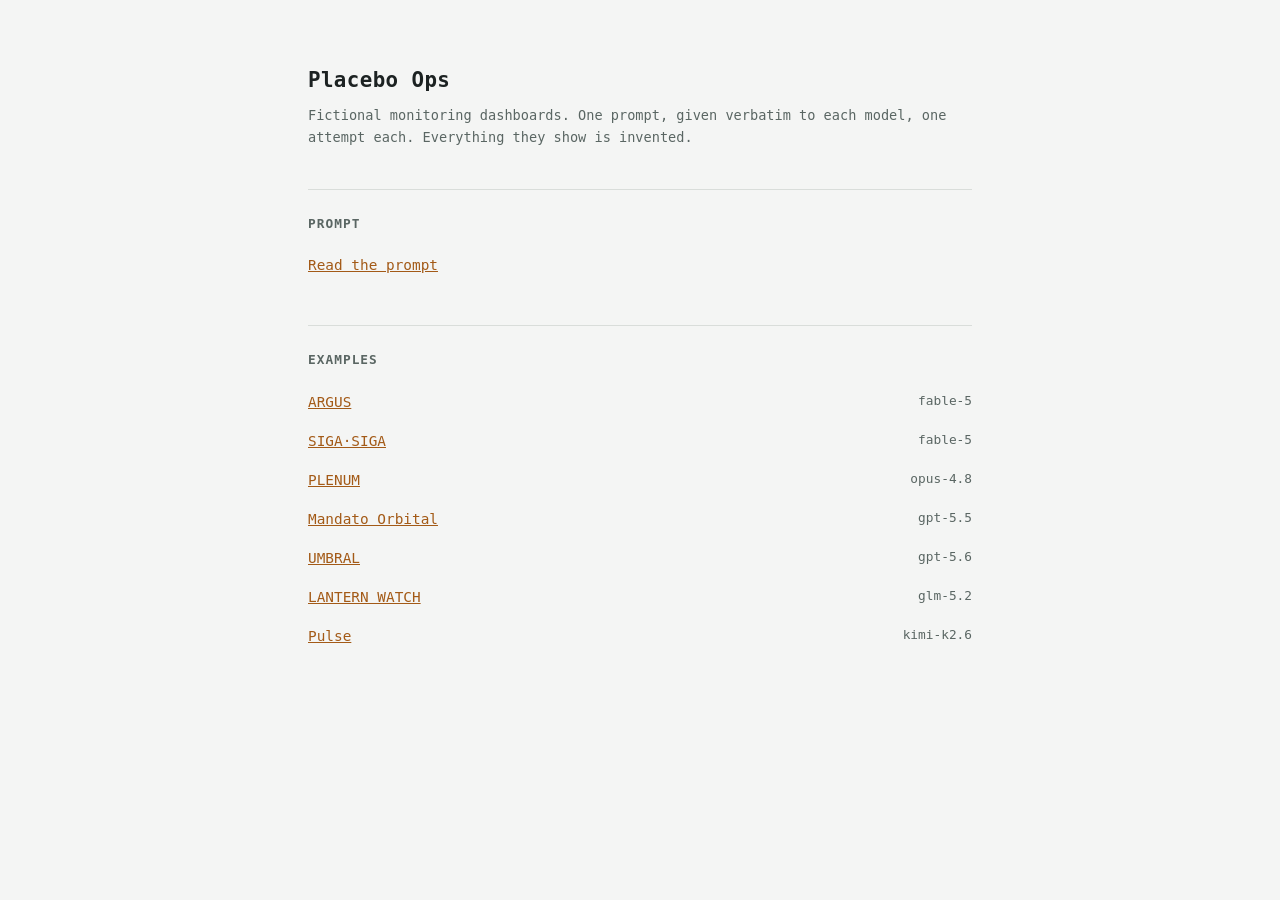
<file: index.html>
<!doctype html>
<html lang="en">
<head>
<meta charset="utf-8">
<meta name="viewport" content="width=device-width, initial-scale=1">
<title>Placebo Ops</title>
<style>
  :root {
    --bg: #f4f5f4;
    --ink: #1c2222;
    --soft: #5a6663;
    --line: #d9ddda;
    --accent: #a35a17;
  }
  @media (prefers-color-scheme: dark) {
    :root {
      --bg: #15181a;
      --ink: #e4e7e6;
      --soft: #97a29e;
      --line: #2b3134;
      --accent: #dd9552;
    }
  }
  * { box-sizing: border-box; }
  body {
    margin: 0;
    background: var(--bg);
    color: var(--ink);
    font-family: ui-monospace, "SF Mono", "Cascadia Code", Menlo, Consolas, monospace;
    line-height: 1.6;
  }
  main {
    max-width: 44rem;
    margin: 0 auto;
    padding: 4rem 1.25rem 5rem;
  }
  h1 {
    font-size: 1.3rem;
    margin: 0 0 0.5rem;
    letter-spacing: 0.02em;
  }
  .sub {
    color: var(--soft);
    font-size: 0.85rem;
    margin: 0 0 2rem;
  }
  a { color: var(--accent); }
  a:focus-visible { outline: 2px solid var(--accent); outline-offset: 2px; }
  h2 {
    font-size: 0.8rem;
    text-transform: uppercase;
    letter-spacing: 0.08em;
    color: var(--soft);
    margin: 2.5rem 0 0.75rem;
    padding-top: 1.5rem;
    border-top: 1px solid var(--line);
  }
  ul { list-style: none; margin: 0; padding: 0; }
  li {
    display: flex;
    justify-content: space-between;
    gap: 1rem;
    padding: 0.5rem 0;
    font-size: 0.9rem;
  }
  li span { color: var(--soft); font-size: 0.8rem; }
</style>
</head>
<body>
<main>
  <h1>Placebo Ops</h1>
  <p class="sub">Fictional monitoring dashboards. One prompt, given verbatim to each model, one attempt each. Everything they show is invented.</p>

  <h2>Prompt</h2>
  <ul>
    <li><a href="prompt/">Read the prompt</a></li>
  </ul>

  <h2>Examples</h2>
  <ul>
    <li><a href="fable-5/">ARGUS</a><span>fable-5</span></li>
    <li><a href="fable-5-argenta/">SIGA·SIGA</a><span>fable-5</span></li>
    <li><a href="opus-4.8/">PLENUM</a><span>opus-4.8</span></li>
    <li><a href="gpt-5.5/">Mandato Orbital</a><span>gpt-5.5</span></li>
    <li><a href="gpt-5.6-sol/">UMBRAL</a><span>gpt-5.6</span></li>
    <li><a href="glm-5.2/">LANTERN WATCH</a><span>glm-5.2</span></li>
    <li><a href="kimi-k2.6/">Pulse</a><span>kimi-k2.6</span></li>
  </ul>
</main>
</body>
</html>
</file>
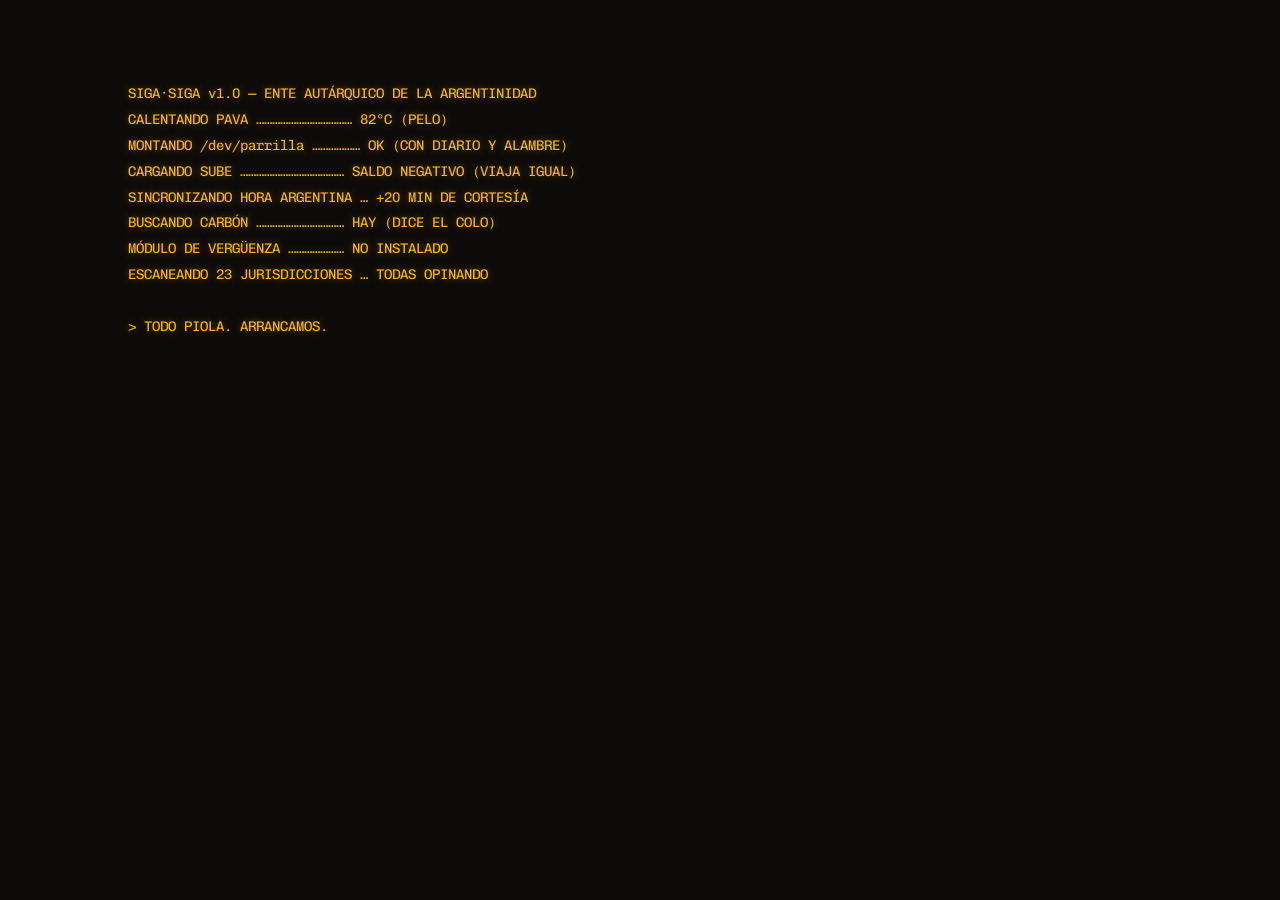
<file: fable-5-argenta/index.html>
<!DOCTYPE html>
<html lang="es-AR">
<head>
<meta charset="UTF-8">
<meta name="viewport" content="width=device-width, initial-scale=1.0">
<title>SIGA·SIGA · Ente Autárquico de Monitoreo de la Argentinidad</title>
<link rel="icon" href="data:image/svg+xml,<svg xmlns='http://www.w3.org/2000/svg' viewBox='0 0 32 32'><circle cx='16' cy='16' r='7' fill='%23f6b40e'/><g stroke='%23f6b40e' stroke-width='2'><path d='M16 2v6M16 24v6M2 16h6M24 16h6M6 6l4 4M22 22l4 4M26 6l-4 4M10 22l-4 4'/></g></svg>">
<link rel="preconnect" href="https://fonts.googleapis.com">
<link rel="preconnect" href="https://fonts.gstatic.com" crossorigin>
<link href="https://fonts.googleapis.com/css2?family=Chivo:wght@400;700;900&family=Chivo+Mono:wght@400;500;700&display=swap" rel="stylesheet">
<link rel="stylesheet" href="styles.css">
</head>
<body>

<!-- Arranque -->
<div id="boot"><pre id="bootText"></pre></div>

<!-- Banner de bardo -->
<div id="bardo"><span>⚠ &nbsp;SE ARMÓ EL BARDO — MANTENGA LA CALMA, CHE — EL QUE AVISA NO TRAICIONA&nbsp; ⚠</span></div>

<main class="consola" id="consola">

  <!-- ═══ CABECERA ═══ -->
  <header class="cabecera" style="--d:0">
    <div class="marca">
      <div class="sol"><div class="sol-cara"></div></div>
      <div class="marca-txt">
        <h1>SIGA·SIGA</h1>
        <span>ENTE AUTÁRQUICO DE MONITOREO DE LA ARGENTINIDAD · EST. 1810</span>
      </div>
    </div>

    <div class="luces">
      <div class="luz on"><i></i>PAVA</div>
      <div class="luz on"><i></i>TERMO</div>
      <div class="luz on"><i></i>CARBÓN</div>
      <div class="luz warn" id="luzVibra"><i></i>VIBRA</div>
    </div>

    <div class="cabecera-der">
      <div class="relojbox">
        <div class="hora" id="hora">00:00:00</div>
        <div class="hora-sub">HORA OFICIAL · LLEGANDO <span>+00:20</span> · <span id="feriado">FERIADO: —</span></div>
      </div>
      <button id="bardoBtn"><span>BARDO</span></button>
    </div>
  </header>

  <!-- ═══ MOD 01 · SIGNOS VITALES ═══ -->
  <section class="panel" id="vitalesPanel" style="--d:1">
    <div class="ph"><b>MOD·01</b><span>SIGNOS VITALES DE LA NACIÓN</span><i class="pip ok"></i></div>
    <div class="vitales" id="vitales"></div>
    <div class="federal">
      <div class="ph sub"><b>MOD·01b</b><span>TERMÓMETRO FEDERAL</span></div>
      <div id="federalBars"></div>
    </div>
  </section>

  <!-- ═══ MOD 02 · MAPA ═══ -->
  <section class="panel" id="mapaPanel" style="--d:2">
    <div class="ph"><b>MOD·02</b><span>TEATRO DE OPERACIONES · REPÚBLICA ARGENTINA</span><span class="proj">EQUIRECTANGULAR CRIOLLA · TOCÁ PARA REPORTAR</span><i class="pip ok"></i></div>
    <div class="mapa-wrap" id="mapaWrap">
      <canvas id="mapaCanvas"></canvas>
      <div class="mapa-caption" id="mapaCaption">
        <span class="mc-hora">--:--:--</span>
        <span class="mc-lugar">CALIBRANDO…</span>
        <span class="mc-desc">midiendo la argentinidad ambiente</span>
      </div>
      <div class="mapa-hud"><span>23 JURISDICCIONES</span><span>SENSORES: LOS VECINOS</span><span id="hudClima">CLIMA: DESPEJADO</span><span id="hudEventos">EVT 0</span></div>
    </div>
  </section>

  <!-- ═══ MOD 03 · ONDAS ═══ -->
  <section class="panel" id="ondasPanel" style="--d:3">
    <div class="ph"><b>MOD·03</b><span>ONDAS NACIONALES</span><i class="pip ok"></i></div>
    <div class="ondas">
      <div class="onda"><canvas></canvas><div class="onda-l">BOCINA AMBIENTE · 9 DE JULIO<em id="ov0">—</em></div></div>
      <div class="onda"><canvas></canvas><div class="onda-l">DENSIDAD DE "CHE"<em id="ov1">—</em></div></div>
      <div class="onda"><canvas></canvas><div class="onda-l">ANSIEDAD POR EL VUELTO<em id="ov2">—</em></div></div>
    </div>
  </section>

  <!-- ═══ MOD 04 · ALERTAS ═══ -->
  <section class="panel" id="alertasPanel" style="--d:4">
    <div class="ph"><b>MOD·04</b><span>ALERTAS NACIONALES</span><button class="ph-btn" id="todoBien">TODO BIEN</button></div>
    <div class="alertas" id="alertas"></div>
  </section>

  <!-- ═══ MOD 05 · COTIZACIONES ═══ -->
  <section class="panel" id="cotizPanel" style="--d:5">
    <div class="ph"><b>MOD·05</b><span>MESA DE COTIZACIONES</span><i class="pip warn"></i></div>
    <div class="cotiz" id="cotiz"></div>
    <div class="brecha">BRECHA EMOCIONAL <b id="brecha">—%</b></div>
  </section>

  <!-- ═══ MOD 06 · REGISTRO ═══ -->
  <section class="panel" id="registroPanel" style="--d:6">
    <div class="ph"><b>MOD·06</b><span>REGISTRO NACIONAL DE LO QUE PASA · SIN FILTRO</span><i class="pip ok"></i></div>
    <div class="registro" id="registro"></div>
  </section>

  <!-- ═══ MOD 07 · GRUPO DEL ASADO ═══ -->
  <section class="panel" id="grupoPanel" style="--d:7">
    <div class="ph"><b>MOD·07</b><span>GRUPO: "ASADO SÁBADO (DEFINITIVO 2)"</span><span class="proj" id="grupoMeta">6 INTEGRANTES · 0 FECHAS</span></div>
    <div class="grupo" id="grupo"></div>
    <div class="grupo-pie">
      <span class="escribiendo" id="escribiendo">&nbsp;</span>
    </div>
  </section>

</main>

<div class="grano"></div>
<div class="vineta"></div>

<script src="app.js"></script>
</body>
</html>
</file>
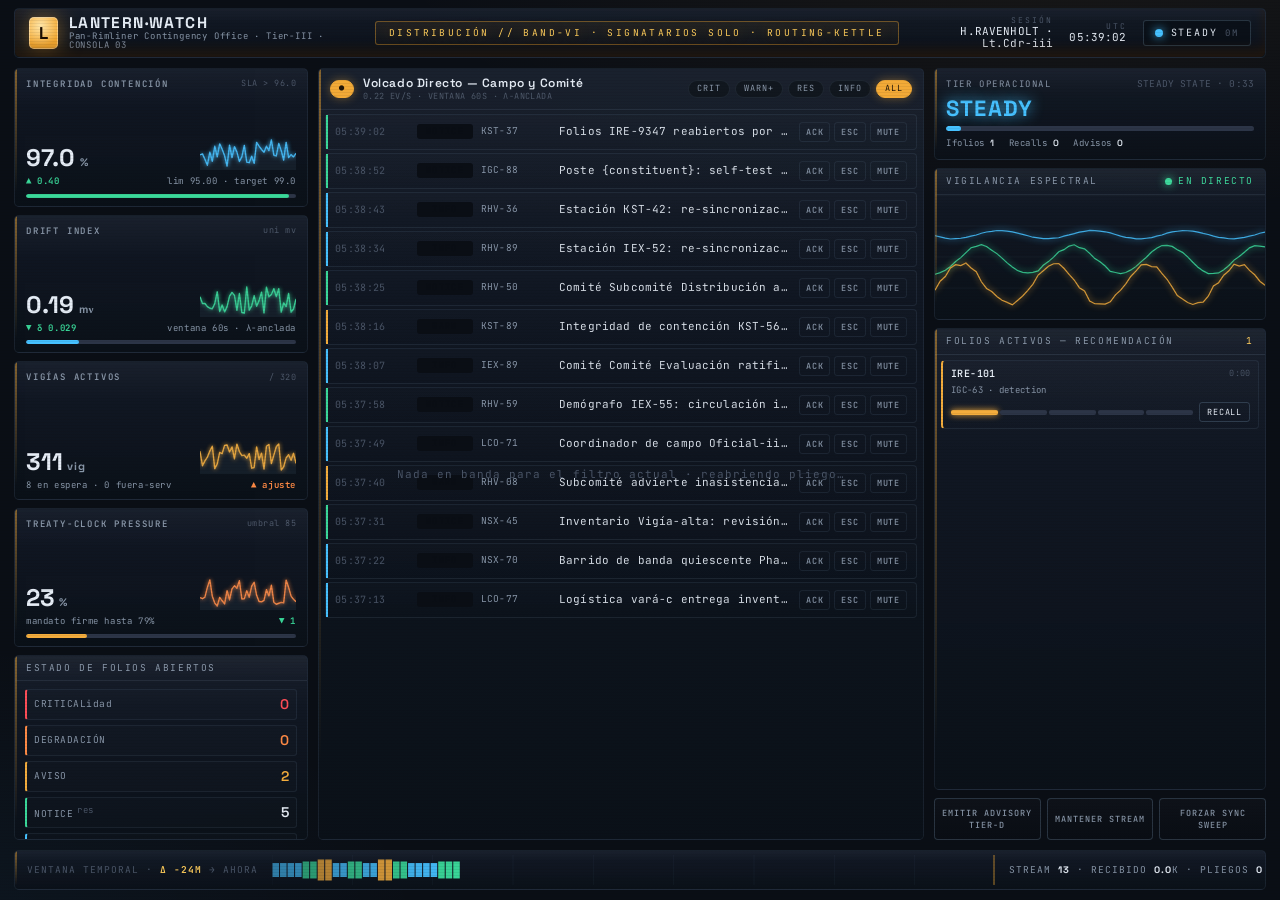
<file: glm-5.2/index.html>
<!DOCTYPE html>
<html lang="es">
<head>
<meta charset="UTF-8">
<meta name="viewport" content="width=device-width, initial-scale=1">
<title>LANTERN WATCH — Consola de Contingencia · Tier-III</title>
<link rel="preconnect" href="https://fonts.googleapis.com">
<link rel="preconnect" href="https://fonts.gstatic.com" crossorigin>
<link href="https://fonts.googleapis.com/css2?family=Space+Grotesk:wght@400;500;600;700&family=JetBrains+Mono:wght@400;500;600;700&display=swap" rel="stylesheet">
<script src="https://cdnjs.cloudflare.com/ajax/libs/gsap/3.12.5/gsap.min.js"></script>
<style>
:root{
  --bg:#0a0e15; --bg-2:#0c121c;
  --panel:#0e1622; --panel-2:#0a1018;
  --tx:#e6edf6; --muted:#8896a8; --dim:#4a5567; --faint:#2c3547;
  --brand:#f3a831; --brand-2:#ffcd5b;
  --info:#46c1ff; --notice:#3ad99a; --warn:#f4ad3d; --degr:#ff8a45; --crit:#ff4d57;
  --border:rgba(120,150,180,.13); --border-strong:rgba(120,150,180,.28); --edge:rgba(255,255,255,.06);
}
*{box-sizing:border-box;margin:0;padding:0}
html,body{height:100%;overscroll-behavior:none}
body{
  background:
    radial-gradient(1100px 540px at 82% -12%, rgba(243,168,49,.07), transparent 62%),
    radial-gradient(820px 460px at -8% 104%, rgba(70,193,255,.05), transparent 65%),
    var(--bg);
  color:var(--tx); font-family:'JetBrains Mono',ui-monospace,monospace;
  font-size:12px; line-height:1.35; letter-spacing:.15px;
  overflow:hidden; user-select:none; -webkit-font-smoothing:antialiased;
}
body::before{
  content:''; position:fixed; inset:0; pointer-events:none; z-index:998;
  background:repeating-linear-gradient(180deg, rgba(0,0,0,0) 0 2px, rgba(0,0,0,.18) 2px 3px);
  opacity:.35; mix-blend-mode:multiply;
}
.app{
  height:100vh; width:100vw; display:grid;
  grid-template-columns:294px 1fr 332px;
  grid-template-rows:50px 1fr 40px; gap:10px;
  padding:8px 14px 10px;
}
.panel{
  position:relative; background:
    linear-gradient(180deg, rgba(20,28,42,.86) 0%, rgba(11,17,25,.93) 100%);
  border:1px solid var(--border); border-radius:5px; overflow:hidden;
}
.panel::before{
  content:''; position:absolute; inset:0; pointer-events:none;
  background:linear-gradient(180deg, rgba(255,255,255,.03), rgba(0,0,0,0) 28%);
}
.panel::after{
  content:''; position:absolute; left:0; top:0; bottom:0; width:2px;
  background:linear-gradient(180deg, var(--brand) 0%, transparent 90%);
  opacity:.5;
}
.phead{
  display:flex; align-items:center; justify-content:space-between;
  padding:6px 11px; border-bottom:1px solid var(--border);
  color:var(--muted); font-size:9.5px; letter-spacing:1.6px; text-transform:uppercase;
  background:linear-gradient(180deg, rgba(255,255,255,.018), rgba(0,0,0,0));
}
.phead .seg{color:var(--brand-2)}
.phead .live{display:inline-flex; align-items:center; gap:6px; color:var(--notice)}
.phead .live i{width:7px;height:7px;border-radius:50%;background:var(--notice);box-shadow:0 0 8px var(--notice); animation:pulse 1.4s infinite}
@keyframes pulse{0%,100%{opacity:1}50%{opacity:.35}}
.topnav{grid-column:1/4; display:flex; align-items:center; gap:18px; padding:0 14px; justify-content:space-between}
.topnav::after{display:none}
.brand{display:flex; align-items:center; gap:11px; min-width:0}
.brandmark{width:32px;height:32px; display:grid; place-items:center; border-radius:5px;
  background:radial-gradient(circle at 40% 28%, #ffe6a8, var(--brand) 70%);
  color:#1c0e00; font-family:'Space Grotesk'; font-weight:700; font-size:17px;
  box-shadow:0 0 22px rgba(243,168,49,.5), inset 0 0 0 1px rgba(255,255,255,.35)}
.brandmark::after{content:''; position:absolute; inset:0; border-radius:5px; box-shadow:inset 0 -8px 12px rgba(60,30,0,.4)}
.brand-txt{display:flex; flex-direction:column; line-height:1.06}
.brand-txt b{font-family:'Space Grotesk'; font-weight:700; font-size:15.5px; letter-spacing:1.4px}
.brand-txt span{font-size:9px; color:var(--muted); letter-spacing:.8px}
.class-chip{
  font-size:9.5px; letter-spacing:2.4px; padding:5px 13px;
  color:var(--brand-2); border:1px solid rgba(243,168,49,.4);
  background:linear-gradient(180deg, rgba(243,168,49,.08), rgba(243,168,49,.02));
  border-radius:3px; text-transform:uppercase; white-space:nowrap;
  text-shadow:0 0 14px rgba(243,168,49,.4);
}
.session{display:flex; align-items:center; gap:16px}
.op-seg{display:flex; flex-direction:column; line-height:1.12; text-align:right}
.op-k{font-size:8px; letter-spacing:2px; color:var(--dim)}
.op-v{font-size:11px; color:var(--tx)}
.phase-chip{
  display:inline-flex; align-items:center; gap:8px;
  border:1px solid var(--border-strong); border-radius:3px; padding:5px 11px;
  font-size:10px; letter-spacing:1.8px; text-transform:uppercase;
  background:var(--panel-2);
}
.phase-chip .dot{width:8px;height:8px;border-radius:50%; background:var(--info); box-shadow:0 0 10px currentColor; color:var(--info)}
.phase-chip .eta{color:var(--dim); font-size:9px}
.left{display:flex; flex-direction:column; gap:8px; min-height:0; grid-column:1; grid-row:2}
.right{display:flex; flex-direction:column; gap:8px; min-height:0; grid-column:3; grid-row:2}
.center{grid-column:2; grid-row:2; min-height:0; display:flex; flex-direction:column}
.kpi{flex:1 1 0; min-height:0; display:flex; flex-direction:column; padding:9px 11px 8px}
.kpi .row{display:flex; align-items:flex-end; justify-content:space-between; gap:6px; flex:1; min-height:34px; margin:auto 0}
.kpi .val{font-family:'Space Grotesk'; font-weight:700; font-size:24px; line-height:1; color:var(--tx)}
.kpi .val .unit{font-size:11px; color:var(--muted); margin-left:4px; letter-spacing:1px}
.kpi .sub{font-size:9px; color:var(--muted); letter-spacing:.6px; margin-top:5px; display:flex; justify-content:space-between; align-items:center}
.kpi .delta{display:inline-flex; align-items:center; gap:3px; font-weight:600}
.kpi .delta.up{color:var(--degr)}
.kpi .delta.dn{color:var(--notice)}
.kpi .bar{height:4px; border-radius:2px; background:var(--faint); margin-top:6px; overflow:hidden; position:relative}
.kpi .bar i{position:absolute; left:0; top:0; bottom:0; border-radius:2px; background:var(--notice)}
.kpi canvas.spark{width:96px; height:34px; display:block; opacity:.95}
.kpi h3{font-size:9px; letter-spacing:1.8px; color:var(--muted); text-transform:uppercase; font-weight:600; margin-bottom:5px; display:flex; justify-content:space-between; align-items:center}
.kpi h3 small{font-family:'JetBrains Mono'; font-weight:400; color:var(--dim); letter-spacing:.5px; font-size:8.5px; text-transform:none}
.issues{flex:1.25 1 36px; min-height:0; display:flex; flex-direction:column}
.issues .body{padding:8px 10px; display:grid; grid-template-columns:1fr; gap:5px; flex:1; min-height:0}
.rowline{display:flex; align-items:center; gap:8px; justify-content:space-between; padding:5px 7px; border:1px solid var(--border); border-left:2px solid var(--dim); border-radius:3px; background:rgba(255,255,255,.012)}
.rowline .lab{color:var(--muted); font-size:9.5px; letter-spacing:.5px}
.rowline .num{font-family:'Space Grotesk'; font-weight:600; font-size:14px; min-width:24px; text-align:right}
.rowline .meta{font-size:8.5px; color:var(--dim); letter-spacing:.5px}
.rowline.lvl-crit{border-left-color:var(--crit)}
.rowline.lvl-degr{border-left-color:var(--degr)}
.rowline.lvl-warn{border-left-color:var(--warn)}
.rowline.lvl-notice{border-left-color:var(--notice)}
.rowline.lvl-info{border-left-color:var(--info)}
.rowline.lvl-crit .num{color:var(--crit)}
.rowline.lvl-degr .num{color:var(--degr)}
.rowline.lvl-warn .num{color:var(--warn)}
.rowline sup{color:var(--dim); font-weight:400; font-size:9px; margin-left:4px}
.pill{display:inline-block; padding:2px 8px; border-radius:10px; font-size:8.5px; letter-spacing:1px; text-transform:uppercase; background:var(--panel-2); color:var(--muted); border:1px solid var(--border); cursor:pointer; transition:all .18s ease}
.pill:hover{color:var(--tx); border-color:var(--border-strong)}
.pill.active{background:var(--brand); color:#1a0e00; border-color:var(--brand); box-shadow:0 0 10px rgba(243,168,49,.4)}
.filters{display:flex; gap:5px; flex-wrap:wrap}
.feed{flex:1; min-height:0; display:flex; flex-direction:column}
.feed-head{display:flex; align-items:center; justify-content:space-between; padding:6px 11px; border-bottom:1px solid var(--border); gap:10px}
.feed-head .filters{margin-left:auto}
.feed-head .phead-l{display:flex; align-items:center; gap:9px}
.feed-head .title{font-family:'Space Grotesk'; font-weight:600; font-size:12px; letter-spacing:.6px; color:var(--tx)}
.feed-head .title small{display:block; font-family:'JetBrains Mono'; font-weight:400; font-size:8.5px; color:var(--dim); letter-spacing:.4px; text-transform:uppercase}
.feed-body{flex:1; min-height:0; overflow:hidden; position:relative; padding:4px 6px 6px}
.feed-body::after{content:''; position:absolute; left:0; right:0; bottom:0; height:22px; background:linear-gradient(180deg, transparent, rgba(10,16,24,.92)); pointer-events:none}
.feed-list{list-style:none; display:flex; flex-direction:column; gap:3px}
.empty{position:absolute; inset:0; display:grid; place-items:center; color:var(--dim); font-size:11px; letter-spacing:1px}
.ev{
  display:grid; grid-template-columns:74px 56px 70px 1fr auto; gap:8px; align-items:center;
  padding:7px 9px; border:1px solid var(--border); border-radius:4px;
  background:linear-gradient(180deg, rgba(255,255,255,.012), rgba(0,0,0,.012));
  position:relative; opacity:0; transform:translateY(-8px)
}
.ev::before{content:''; position:absolute; left:0; top:0; bottom:0; width:2px; background:currentColor}
.ev .t{color:var(--dim); font-size:10px; font-variant-numeric:tabular-nums; letter-spacing:.3px}
.ev .sev{font-size:8.5px; font-weight:700; letter-spacing:1.4px; text-align:center; border-radius:3px; padding:2px 0; color:#0a0e15; background:currentColor; min-width:50px}
.ev .src{font-size:9.5px; color:var(--muted); white-space:nowrap; overflow:hidden; text-overflow:ellipsis}
.ev .msg{font-size:11px; color:var(--tx); white-space:nowrap; overflow:hidden; text-overflow:ellipsis; opacity:.94}
.ev .acts{display:flex; gap:4px}
.ev .acts button{
  font-family:'JetBrains Mono'; font-size:8.5px; letter-spacing:.8px; font-weight:500;
  padding:3px 6px; border-radius:3px; border:1px solid var(--border); background:transparent;
  color:var(--muted); cursor:pointer; transition:all .15s ease
}
.ev .acts button:hover{color:var(--tx); border-color:var(--border-strong); background:rgba(255,255,255,.04)}
.ev .acts button.gone{opacity:.32; cursor:default; pointer-events:none; text-decoration:line-through}
.ev.s-info{color:var(--info)}
.ev.s-notice{color:var(--notice)}
.ev.s-warn{color:var(--warn)}
.ev.s-degr{color:var(--degr)}
.ev.s-crit{color:var(--crit); border-color:rgba(255,77,87,.35); background:linear-gradient(180deg, rgba(255,77,87,.08), rgba(0,0,0,.012))}
.ev.s-crit .msg{font-weight:600}
.ev.acked .msg{color:var(--muted)}
.ev.acked::after{content:'ACK'; position:absolute; right:6px; top:5px; font-size:7px; color:var(--notice); letter-spacing:1px}
.ev.muted{opacity:.4}
.ev.muted .msg{filter:grayscale(.5); text-decoration:line-through; color:var(--muted)}
.ev.unread{animation:flashB 0 0}
.ev.critflash{animation:critGlow 1.4s 2}
@keyframes critGlow{
  0%,100%{box-shadow:none}
  50%{box-shadow:inset 0 0 0 1px var(--crit), 0 0 16px rgba(255,77,87,.35)}
}
.stage{flex:0 0 92px; padding:9px 11px 10px; display:flex; flex-direction:column; gap:6px}
.stage .ph-row{display:flex; align-items:center; justify-content:space-between}
.stage .ph-label{font-size:9px; letter-spacing:1.6px; color:var(--muted); text-transform:uppercase}
.stage .ph-eta{font-size:9.5px; color:var(--dim); font-variant-numeric:tabular-nums}
.stage .ph-val{font-family:'Space Grotesk'; font-weight:700; font-size:22px; letter-spacing:1.2px; line-height:1.05; text-transform:uppercase; color:var(--info); text-shadow:0 0 14px currentColor}
.stage .ph-bar{height:5px; border-radius:3px; background:var(--faint); overflow:hidden; position:relative}
.stage .ph-bar i{position:absolute; left:0; top:0; bottom:0; background:currentColor; border-radius:3px}
.stage .ph-stats{display:flex; gap:14px; font-size:9px; color:var(--muted); letter-spacing:.5px}
.stage .ph-stats b{color:var(--tx); font-weight:600; font-family:'Space Grotesk'}
.spectrum{flex:0 0 152px; min-height:0; display:flex; flex-direction:column}
.spectrum canvas{flex:1; display:block; width:100%; height:100%; min-height:0}
.incidents{flex:1 1 0; min-height:0; display:flex; flex-direction:column}
.inc-list{list-style:none; overflow:hidden; padding:5px 6px 6px; flex:1; display:flex; flex-direction:column; gap:5px; min-height:0}
.inc{
  border:1px solid var(--border); border-left:2px solid currentColor; border-radius:4px;
  padding:6px 8px; background:linear-gradient(180deg, rgba(255,255,255,.014), rgba(0,0,0,.012));
  position:relative; opacity:0; transform:translateX(10px)
}
.inc .top{display:flex; align-items:center; justify-content:space-between; gap:6px; margin-bottom:4px}
.inc .id{font-size:10px; color:var(--tx); letter-spacing:.4px; font-weight:600}
.inc .age{font-size:8.5px; color:var(--dim); font-variant-numeric:tabular-nums}
.inc .node{font-size:9px; color:var(--muted); letter-spacing:.3px; white-space:nowrap; overflow:hidden; text-overflow:ellipsis; margin-bottom:6px}
.inc .prog{display:flex; align-items:center; gap:6px}
.inc .prog .dots{flex:1; height:5px; display:flex; gap:2px}
.inc .prog .dots i{flex:1; height:5px; background:var(--faint); border-radius:2px}
.inc .prog .dots i.on{background:currentColor; box-shadow:0 0 6px currentColor}
.inc .act{font-family:'JetBrains Mono'; font-size:8.5px; letter-spacing:.8px; padding:3px 7px; border:1px solid var(--border-strong); background:transparent; color:var(--tx); border-radius:3px; cursor:pointer; transition:all .15s ease; white-space:nowrap}
.inc .act:hover{background:currentColor; color:#0a0e15; border-color:currentColor}
.inc.lvl-warn{color:var(--warn)}
.inc.lvl-degr{color:var(--degr)}
.inc.lvl-crit{color:var(--crit); border-color:rgba(255,77,87,.3)}
.inc:hover{box-shadow:0 0 12px rgba(0,0,0,.4)}
.inc.empty{opacity:.5; text-align:center; color:var(--dim); font-size:10px; letter-spacing:1px; padding:18px 8px; border-style:dashed}
.incents-empty{align-self:center; color:var(--dim); font-size:10px; letter-spacing:1px; padding:14px; text-align:center}
.actions{flex:0 0 auto; display:grid; grid-template-columns:1fr 1fr 1fr; gap:6px}
.actions button{
  font-family:'JetBrains Mono'; font-weight:500; font-size:8.5px; letter-spacing:1px;
  padding:8px 4px; border-radius:4px; border:1px solid var(--border-strong);
  background:linear-gradient(180deg, rgba(255,255,255,.018), rgba(0,0,0,.02)); color:var(--muted);
  cursor:pointer; transition:all .18s ease; text-transform:uppercase; text-align:center
}
.actions button:hover{color:var(--tx); border-color:var(--brand); background:linear-gradient(180deg, rgba(243,168,49,.1), rgba(243,168,49,.02)); box-shadow:0 0 12px rgba(243,168,49,.15)}
.actions button.active{color:var(--brand); border-color:var(--brand); background:rgba(243,168,49,.08)}
.bottom{grid-column:1/4; display:flex; align-items:center; gap:14px; padding:0 12px; font-size:9.5px; letter-spacing:1px; text-transform:uppercase}
.bottom .tick-meta{color:var(--dim); white-space:nowrap}
.bottom .tick-meta b{color:var(--brand-2); font-weight:600}
.bottom canvas{flex:1; height:30px; display:block}
.bottom .tick-stats{color:var(--muted); white-space:nowrap; font-size:9.5px}
.bottom .tick-stats b{color:var(--tx); font-family:'Space Grotesk'; font-weight:700}
.toast-wrap{position:fixed; bottom:8px; right:10px; display:flex; flex-direction:column; gap:6px; z-index:1000; pointer-events:none}
.toast{
  padding:8px 12px; border-radius:4px; border:1px solid var(--border-strong);
  background:linear-gradient(180deg, rgba(20,28,42,.96), rgba(11,17,25,.96));
  font-size:11px; color:var(--tx); letter-spacing:.4px;
  border-left:2px solid var(--brand); box-shadow:0 4px 14px rgba(0,0,0,.5);
  max-width:280px; opacity:0; transform:translateY(8px)
}
@media (max-height:740px){
  .kpi .val{font-size:20px}
  .stage .ph-val{font-size:19px}
  .panel, .panel::before {}
}
</style>
</head>
<body>
<div class="app">
  <header class="topnav panel">
    <div class="brand">
      <div class="brandmark">L</div>
      <div class="brand-txt">
        <b>LANTERN&middot;WATCH</b>
        <span>Pan-Rimliner Contingency Office &middot; Tier-III · CONSOLA 03</span>
      </div>
    </div>
    <div class="class-chip">Distribución // Band-VI · Signatarios Solo · Routing-KETTLE</div>
    <div class="session">
      <div class="op-seg"><span class="op-k">SESIÓN</span><span class="op-v">H.RAVENHOLT · Lt.Cdr-iii</span></div>
      <div class="op-seg"><span class="op-k">UTC</span><span class="op-v" id="utc">00:00:00</span></div>
      <div class="phase-chip" id="phaseChip"><span class="dot"></span><span class="lbl">STEADY</span><span class="eta">0m</span></div>
    </div>
  </header>

  <aside class="left">
    <div class="panel kpi" data-name="containment">
      <h3>Integridad Contención <small>SLA &gt; 96.0</small></h3>
      <div class="row">
        <div class="val" id="kpiCont"><span id="kpiContVal">97.2</span><span class="unit">%</span></div>
        <canvas class="spark" id="sparkCont"></canvas>
      </div>
      <div class="sub"><span class="delta dn" id="contDelta">&#9660; 0.0</span><span>lim 95.00 · target 99.0</span></div>
      <div class="bar"><i id="contBar" style="width:97%"></i></div>
    </div>
    <div class="panel kpi" data-name="drift">
      <h3>Drift Index <small>uni m&nu;</small></h3>
      <div class="row">
        <div class="val"><span id="kpiDriftVal">0.18</span><span class="unit">m&nu;</span></div>
        <canvas class="spark" id="sparkDrift"></canvas>
      </div>
      <div class="sub"><span class="delta dn" id="driftDelta">δ -0.00</span><span>ventana 60s · λ-anclada</span></div>
      <div class="bar"><i id="driftBar" style="width:18%; background:var(--info)"></i></div>
    </div>
    <div class="panel kpi" data-name="posts">
      <h3>Vigías Activos <small>/ 320</small></h3>
      <div class="row">
        <div class="val"><span id="kpiPostsVal">312</span><span class="unit">vig</span></div>
        <canvas class="spark" id="sparkPosts"></canvas>
      </div>
      <div class="sub"><span>8 en espera · 0 fuera-serv</span><span class="delta dn" id="postsDelta">⎯⎯</span></div>
    </div>
    <div class="panel kpi" data-name="pressure">
      <h3>Treaty-clock Pressure <small>umbral 85</small></h3>
      <div class="row">
        <div class="val"><span id="kpiPresVal">22</span><span class="unit">%</span></div>
        <canvas class="spark" id="sparkPres"></canvas>
      </div>
      <div class="sub"><span>mandato firme hasta 79%</span><span class="delta dn" id="presDelta">&#9660; 0</span></div>
      <div class="bar"><i id="presBar" style="width:22%; background:var(--warn)"></i></div>
    </div>
    <div class="panel issues">
      <div class="phead">Estado de Folios Abiertos</div>
      <div class="body">
        <div class="rowline lvl-crit"><span class="lab">CRITICALidad</span><span class="num" id="ocCount">0</span></div>
        <div class="rowline lvl-degr"><span class="lab">DEGRADACIÓN</span><span class="num" id="odCount">0</span></div>
        <div class="rowline lvl-warn"><span class="lab">AVISO</span><span class="num" id="owCount">0</span></div>
        <div class="rowline lvl-notice"><span class="lab">NOTICE<sup>res</sup></span><span class="num" id="orCount">0</span></div>
        <div class="rowline lvl-info"><span class="lab">AUDIT<sup>rec</sup></span><span class="num" id="oiCount">0</span></div>
      </div>
    </div>
  </aside>

  <section class="center">
    <div class="panel feed">
      <div class="feed-head">
        <div class="phead-l">
          <span class="pill active" data-filter="ALL" style="background:var(--brand)">●</span>
          <div class="title">Volcado Directo &mdash; Campo y Comité<small id="streamRate">0.00 ev/s · ventana 60s · λ-anclada</small></div>
        </div>
        <div class="filters">
          <span class="pill" data-filter="CRIT">CRIT</span>
          <span class="pill" data-filter="WARN+">WARN+</span>
          <span class="pill" data-filter="NOTICE">RES</span>
          <span class="pill" data-filter="INFO">INFO</span>
          <span class="pill active" data-filter="ALL">ALL</span>
        </div>
      </div>
      <div class="feed-body">
        <ul class="feed-list" id="feedList"></ul>
        <div class="empty" id="feedEmpty" hidden>Nada en banda para el filtro actual · reabriendo pliego…</div>
      </div>
    </div>
  </section>

  <aside class="right">
    <div class="panel stage" id="stagePanel">
      <div class="ph-row">
        <span class="ph-label">Tier Operacional</span>
        <span class="ph-eta" id="phaseEta">— · —:—</span>
      </div>
      <div class="ph-val" id="phaseVal">STEADY</div>
      <div class="ph-bar"><i id="phaseBar" style="width:35%"></i></div>
      <div class="ph-stats">
        <span>Ifolios <b id="stFolio">0</b></span>
        <span>Recalls <b id="stRecall">0</b></span>
        <span>Advisos <b id="stAdviso">0</b></span>
      </div>
    </div>
    <div class="panel spectrum">
      <div class="phead"><span>Vigilancia Espectral</span><span class="live"><i></i> EN DIRECTO</span></div>
      <canvas id="specCanvas"></canvas>
    </div>
    <div class="panel incidents">
      <div class="phead"><span>Folios Activos &mdash; Recomendaci&oacute;n</span><span id="incCount" style="color:var(--brand-2)">0</span></div>
      <ul class="inc-list" id="incList"></ul>
    </div>
    <div class="actions">
      <button id="actAdvisory">Emitir Advisory Tier-D</button>
      <button id="actHold">Mantener Stream</button>
      <button id="actSweep">Forzar Sync Sweep</button>
    </div>
  </aside>

  <footer class="bottom panel">
    <span class="tick-meta">VENTANA TEMPORAL &middot; <b>&Delta; &minus;24m</b> &rarr; AHORA</span>
    <canvas id="tickerCanvas"></canvas>
    <span class="tick-stats">Stream <b id="tickStreamN">0</b> &middot; Recibido <b id="tickRcv">0.0</b>k &middot; Pliegos <b id="tickClosed">0</b>&middot;<b id="tickOpen">0</b></span>
  </footer>
</div>
<div class="toast-wrap" id="toastWrap"></div>

<script>
"use strict";
const gsap = window.gsap || null;
const $ = (s,r=document)=>r.querySelector(s);
const rand = (a,b)=>a+Math.random()*(b-a);
const ri = (a,b)=>Math.floor(rand(a,b+1));
const pick = arr=>arr[(Math.random()*arr.length)|0];
const pad2 = n=>(n<10?'0'+n:''+n);
const clamp = (v,a,b)=>Math.max(a,Math.min(b,v));

const SEVS = ['INFO','NOTICE','WARN','DEGR','CRIT'];
const SEV_COLOR = {INFO:'var(--info)',NOTICE:'var(--notice)',WARN:'var(--warn)',DEGR:'var(--degr)',CRIT:'var(--crit)'};
const SEV_KEY = {INFO:'info',NOTICE:'notice',WARN:'warn',DEGR:'degr',CRIT:'crit'};
const PHASES = [
  {id:'STEADY', label:'STEADY STATE', col:'--info',  probs:[.62,.28,.08,.02,.008], rate:[1700,3200]},
  {id:'CONCERN',label:'READINESS',   col:'--warn',  probs:[.40,.32,.20,.06,.02],  rate:[1100,2400]},
  {id:'BREACH', label:'CONTAINMENT', col:'--crit',  probs:[.16,.20,.30,.22,.12],  rate:[520,1200]},
  {id:'RECOVERY',label:'DE-ESCALATION',col:'--notice',probs:[.34,.38,.18,.08,.02],rate:[900,1900]},
  {id:'STABILIZED',label:'STABILIZED',col:'--info', probs:[.55,.30,.11,.035,.005],rate:[1500,2800]}
];
const NODE_PREFIX = ['IGC','IEX','LCO','NSX','RHV','KST'];
const SECTORS = ['Sector-Kálmán','Sector-Rivet','Sector-Hjem','Sector-Oones','Sector-Ios'];
const COMMITTEES = ['Comité HemisFérico','Subcomité Distribución','Comité Mantenimiento','Comité Evaluación','Pleno Rim-Y','Comité Magistratura-Aux','Subcomité Bufé-IV'];
const RANKS = ['Oficial-iii','Oficial-ii','S.State-ii','S.State-i','Vigía-jefe','Vigía-alta','Aviso-piloto','Vice-Regidor','Subcomisionado','Eng.Sr-II'];

const INFO_TEMPLATES = [
  'Poste {node} reporta latido nominal a {n} Hz tras {k}s de microcorte.',
  'Barrido de banda quiescente {band} completado: retención {n}/Bs de firmas, {m} fuera de especificación.',
  'Subcomité {com} notificado de folio INA-{rid}. Archivado bajo protocolo TRANSMISSION.',
  'Estación {node}: re-sincronización de buffer de emisión completa.',
  'Logística {flop} entrega inventario resl-2: {N} surtidos nominales.',
  'Pulsos secundários normales; factor λ satisfatório en {node}.',
  'Co-chequeo 0x{hex} PASS en {node}: telemetría reentrenada.',
  'Comité {com} ratifica auditoría {aud}: sin observaciones, lecture blindada.',
  'Telemetría {node}: {n} firmas-ancladas retenidas esta rociada.',
  'Coordinador de campo {rank} confirma hook normal-u relocado al {sector}.',
  'Band idle revert: {node}: diáspora de fondo devuelta a verde de operación.',
  'Demografía {band}: angular roasted {p}% — dentro de corredor post-ζ.'
];
const NOTICE_TEMPLATES = [
  'Audiencia INA-{rid} levantada en banda idle: tema archivado en transición.',
  'Vigía {node}: aislamiento preventivo concluido — integridad {p}%.',
  'Espectro {band}: regain de {n} dB sobre base; tolerado.',
  'Sustitución de nodo guardián {node} completada sin observaciones.',
  'Cotista {com}: descargo adjuntado, sem comentarios.',
  'Demógrafo {node}: circulación interna normalizada.',
  'Inventario {rank}: revisión SKU-{n} girada, retornos 0.',
  'Poste {constituent}: self-test 0x{hex} PASS — deriva vuelta a nominal.',
  'Comité {com} adopta medida {flop}: lectura confirmada sin replica.',
  'Folios IRE-{rid} reabiertos por auditoría ordinaria.'
];
const WARN_TEMPLATES = [
  'Poste {node}: deriva de fase prolongada excede {k}s ventana SLA.',
  'Banda {band}: producto espectral degrada hacia {n} dB — motivo en examen.',
  'Subcomité advierte inasistencia de {com}: cuórum bajo umbral hasta {eta}.',
  'Watchdog en {node}: autoprueba 0x{hex} reintentada 2×.',
  'Integridad de contención {node}: {n} km² por debajo de línea base durante {k}s.',
  'Treaty-clock bajo presión: {p}% de margen de maniobra.',
  'Telemetría off-banda dura {k}s en {sector} — propagación plausible.',
  'Latido de {node} acaba de reprobar 0x{hex}: a la espera de reintentos.',
  'Vigía-alt en {node} reporta amplitud ζ fuera de corredor Δ. Investigación viva.',
  'Comité {com} observa deriva protocolar de muestreo: requiriendo replay.'
];
const DEGR_TEMPLATES = [
  'Integridad de contención {node} cae a estágio_iv — accionando recal implícito ({p}%).',
  'Fallos encadenados de autoprueba en {node}: motor de redundancia activo.',
  'Señal de {node} pierde producto espectral en banda M2 — sin advisory devuelto.',
  '{com}: silencio diplomático supera mandato provisional: se denuncian causas ({flop}).',
  'Cobertura {band} comprometida en exteriores: radio {n} km bajo umbral.',
  'Contención {node} dislocada fuera de {n}-sigma — ALPHA degradado.',
  'Recal privilegiado en {node}: data secundaria en suspenso, watchdog vela.',
  'Band-M2 persistente: {sector} notificado de demora de gradiente.'
];
const CRIT_TEMPLATES = [
  'BREACH confirmado en {node} — aislamiento pre-autorizado ENGAGED.',
  '{node}: deriva-de-fase excedió umbral: atrapado a {n}σ durante {k}s.',
  'Sin advisory de {node}: Treaty-clock en {p}% tiempo. Mandato en stand-by.',
  'Señalância {node}: excedentes discrepantes acima del umbral protocolar — AUTOCALLOUT.',
  'Eco de breach en {sector}: espectro emite {n}dB por encima de Δ salvaje.',
  'Poste {node}: colapso de buffer-ζ — recall activado por vigilancia.'
];
const RESOLVE_TEMPLATES = [
  'Estación {node} restaurada a {p}% contención — folio IRE-{rid} en almacenamiento.',
  'Aislamiento {node} retirado: integridad testeada por watchdog 0x{hex} PASS.',
  'Advisory levantado en incident INA-{rid}.',
  'Self-test PASS en {node}: deriva vuelta a nominal.',
  'Folio IRE-{rid} cerrado en {p}% integridad final. Pliego sin réplicas.'
];
const ADV_TEMPLATES = [
  'Advisory Tier-D emitido por Subcomité {com}: applicable en {band}.',
  'Comité {com} ratifica Advisory Tier-D: silencio-asentimiento al amparo recip. {flop}.',
  'Advisory Tier-D notificado a pleno Rim-Y: distribución bajo BANDA-VI.'
];

const ALL_TEMPLATES = {INFO:INFO_TEMPLATES,NOTICE:NOTICE_TEMPLATES,WARN:WARN_TEMPLATES,DEGR:DEGR_TEMPLATES,CRIT:CRIT_TEMPLATES};

const state = {
  events: [],
  incidents: [],
  phaseIdx: 0,
  phaseStarted: Date.now(),
  phaseDurationMs: rand(22000,38000),
  nextEventAt: 0,
  filter: 'ALL',
  feedCap: 13,
  receivedTotal: 0,
  closedTotal: 0,
  advisories: 0,
  recalls: 0,
  acknowledgements: 0,
  escalations: 0,
  mutedCount: 0,
  holdUntil: 0,
  tickerBuffer: [],
  tickerCap: 96,
  emitLog: [],
  kpis: {
    cont:{val:97.2, target:97.2, hist:[], spark:null, min:95, max:99.5, vEl:'#kpiContVal', sEl:'#sparkCont', bar:'#contBar', dEl:'#contDelta'},
    drift:{val:0.18, target:0.18, hist:[], spark:null, min:0, max:1, vEl:'#kpiDriftVal', sEl:'#sparkDrift', bar:'#driftBar', dEl:'#driftDelta'},
    posts:{val:312, target:312, hist:[], spark:null, min:300, max:320, vEl:'#kpiPostsVal', sEl:'#sparkPosts', bar:null, dEl:'#postsDelta'},
    pres:{val:22, target:22, hist:[], spark:null, min:0, max:100, vEl:'#kpiPresVal', sEl:'#sparkPres', bar:'#presBar', dEl:'#presDelta'}
  }
};

function makeNode(c){
  return `${pick(NODE_PREFIX)}-${ri(1,89).toString().padStart(2,'0')}`;
}
function makeBand(){
  const g = ['ζ','M2','Ω','B6','Phase','Pre-κ','Band-α','B0'];
  return pick(g) + '-' + ri(0,9);
}
function makeFlop(){
  const v = ['re-cotejo','hook-latente','apéndice-r','cintura-ζ','módulo-v','vará-c','refresco','callout','replante'];
  return pick(v);
}
function makeAud(){
  return ri(1000,9999).toString(16).toUpperCase();
}
function makeHex(){
  return ri(0,0xffffff).toString(16).toUpperCase().padStart(6,'0');
}

function fillTemplate(tpl){
  return tpl
    .replace(/\{node\}/g, makeNode())
    .replace(/\{com\}/g, pick(COMMITTEES))
    .replace(/\{band\}/g, makeBand())
    .replace(/\{flop\}/g, makeFlop())
    .replace(/\{sector\}/g, pick(SECTORS))
    .replace(/\{rank\}/g, pick(RANKS))
    .replace(/\{rid\}/g, ri(1000,9999))
    .replace(/\{aud\}/g, makeAud())
    .replace(/\{n\}/g, ()=>ri(2,98))
    .replace(/\{m\}/g, ()=>ri(0, ri(0,1)? 12 : 4))
    .replace(/\{N\}/g, ()=>ri(120,1440))
    .replace(/\{k\}/g, ()=>ri(3,520))
    .replace(/\{hex\}/g, makeHex)
    .replace(/\{eta\}/g, ()=>`${ri(0,9)}:${pad2(ri(0,59))}`)
    .replace(/\{p\}/g, ()=>ri(35,99));
}

function uid(){
  return 'ev_' + (Date.now().toString(36)) + '_' + (Math.random().toString(36).slice(2,7));
}

function pickSeverity(probs){
  let r=Math.random(), acc=0;
  for(let i=0;i<probs.length;i++){ acc+=probs[i]; if(r<=acc) return SEVS[i]; }
  return 'INFO';
}

function newEvent(sev, opts={}){
  state.receivedTotal++;
  state.emitLog.push(Date.now());
  let msg;
  if(opts.kind==='resolve'){ sev = 'NOTICE'; msg = fillTemplate(pick(RESOLVE_TEMPLATES)); }
  else if(opts.kind==='advisory'){ sev = 'INFO'; msg = fillTemplate(pick(ADV_TEMPLATES)); }
  else { const t = pick(ALL_TEMPLATES[sev]); msg = fillTemplate(t); }
  state.tickerBuffer.push({sev, t:Date.now()});
  if(state.tickerBuffer.length > state.tickerCap) state.tickerBuffer.shift();
  return {
    id: uid(),
    time: new Date(),
    sev,
    src: opts.node || makeNode(),
    msg,
    acked: false,
    escalated: 0,
    muted: false,
    bit: opts.bit || false
  };
}

function emitToFeed(e){
  state.events.unshift(e);
  if(state.events.length > state.feedCap + 6) state.events.length = state.feedCap + 6;
  renderNewEvent(e);
}

function showForFilter(sev){
  if(state.filter==='ALL') return true;
  if(state.filter==='WARN+') return sev==='WARN'||sev==='DEGR'||sev==='CRIT';
  if(state.filter==='CRIT') return sev==='CRIT';
  if(state.filter==='NOTICE') return sev==='NOTICE';
  if(state.filter==='INFO') return sev==='INFO';
  return true;
}
function shouldShow(e){ return showForFilter(e.sev); }

function buildEl(e){
  const el = document.createElement('li');
  el.className = `ev s-${SEV_KEY[e.sev]}` + (e.acked?' acked':'') + (e.muted?' muted':'') + (e.sev==='CRIT'?' critflash':'');
  el.style.color = `var(${SEV_COLOR[e.sev]})`;
  el.dataset.id = e.id;
  el.dataset.sev = e.sev;
  el.title = e.msg;
  el.innerHTML =
    `<span class="t">${pad2(e.time.getHours())}:${pad2(e.time.getMinutes())}:${pad2(e.time.getSeconds())}</span>`+
    `<span class="sev">${e.sev}</span>`+
    `<span class="src">${e.src}</span>`+
    `<span class="msg">${e.msg}</span>`+
    `<span class="acts">`+
      `<button data-act="ack" ${e.acked?'class="gone"':''}>ACK</button>`+
      `<button data-act="esc" ${e.escalated>=2?'class="gone"':''}>ESC</button>`+
      `<button data-act="mute" ${e.muted?'class="gone"':''}>MUTE</button>`+
    `</span>`;
  return el;
}

function renderNewEvent(e){
  if(state.filter!=='ALL' && !shouldShow(e)) return;
  const li = buildEl(e);
  const ul = $('#feedList');
  ul.prepend(li);
  gsap.fromTo(li, {opacity:0, y:-10, scale:.995}, {opacity:1, y:0, scale:1, duration:.45, ease:'power3.out'});
  const items = Array.from(ul.children);
  if(items.length > state.feedCap){
    const dying = items.slice(state.feedCap);
    dying.forEach(o=>{ gsap.to(o, {opacity:0, height:0, marginTop:0, paddingTop:0, paddingBottom:0, duration:.32, ease:'power2.inOut', onComplete:()=>o.remove()}); });
  }
}

function applyFilter(){
  const ul = $('#feedList');
  Array.from(ul.children).forEach(li=>{
    const sev = li.dataset.sev;
    const show = showForFilter(sev);
    if(show){
      if(li.style.display==='none'){
        li.style.display='';
        gsap.fromTo(li,{opacity:.15},{opacity:1,duration:.35,ease:'power2.out'});
      } else {
        gsap.to(li, {opacity:1, duration:.2, ease:'power2.out'});
      }
    } else {
      gsap.to(li, {opacity:0, duration:.25, ease:'power2.in', onComplete:()=>{li.style.display='none';}});
    }
  });
}

function actHandler(ev){
  const btn = ev.target.closest('button[data-act]');
  if(!btn) return;
  const li = ev.target.closest('.ev');
  const id = li && li.dataset.id;
  const e = state.events.find(x=>x.id===id);
  if(!e) return;
  const act = btn.dataset.act;
  if(act==='ack'){
    if(e.acked) return;
    e.acked = true; state.acknowledgements++;
    li.classList.add('acked');
    gsap.fromTo(li, {backgroundColor:'rgba(70,193,255,.12)'}, {backgroundColor:'rgba(255,255,255,0)', duration:.55, ease:'power2.out'});
    btn.classList.add('gone');
    toast('Pliego INA ACK firmado · asentimiento tácito registrado.');
    updateOpenCounts(); updateBottomStats();
  } else if(act==='esc'){
    if(e.escalated>=2) return;
    const ids = SEVS; const next = ids[Math.min(ids.length-1, ids.indexOf(e.sev)+1)];
    e.sev = next; e.escalated++;
    state.escalations++;
    li.style.color = `var(${SEV_COLOR[next]})`;
    li.className = `ev s-${SEV_KEY[next]}` + (e.acked?' acked':'') + (e.muted?' muted':'') + (next==='CRIT'?' critflash':'');
    li.dataset.sev = next;
    li.querySelector('.sev').textContent = next;
    li.style.color = `var(${SEV_COLOR[next]})`;
    if(e.escalated>=2) li.querySelector('[data-act="esc"]').classList.add('gone');
    gsap.fromTo(li, {borderWidth:'2px'}, {borderWidth:'1px', duration:.5, ease:'power2.out'});
    toast(`Folio escalado a ${next}. veneer diplomático fim-incrementado.`);
    if(next==='CRIT' && !state.incidents.some(i=>i.node===e.src && !i.resolved)){
      startIncident({node:e.src, force:true});
    }
    updateOpenCounts(); updateBottomStats();
  } else if(act==='mute'){
    if(e.muted) return;
    e.muted = true; state.mutedCount++;
    li.classList.add('muted');
    btn.classList.add('gone');
    toast('Folio silenciado. Vigía seguirá reportando canal-pasivo.');
  }
}

const INC_STAGES = [
  {label:'detection', sev:'WARN', ttl:4500},
  {label:'degradation', sev:'DEGR', ttl:5500},
  {label:'breach', sev:'CRIT', ttl:6500},
  {label:'isolation', sev:'WARN', ttl:5000},
  {label:'recover', sev:'NOTICE', ttl:3500},
  {label:'close', sev:'NOTICE', ttl:0}
];

let incSeq = 100;
function startIncident({node, force=false}){
  if(!force && state.incidents.filter(i=>!i.resolved).length >= 5) return;
  const id = ++incSeq;
  const inc = {
    id, node: node || makeNode(),
    stage: -1,
    resolved:false, recommended:false,
    bornAt: Date.now(),
    nextAt: Date.now() + rand(900, 1800),
    advanceLocked:false,
    acked:false
  };
  state.incidents.unshift(inc);
  if(state.incidents.length > 10) state.incidents.length = 10;
  renderIncidents();
}

function advanceIncident(inc){
  inc.stage++;
  const stg = INC_STAGES[inc.stage];
  if(!stg) return;
  let tpl, sev = stg.sev;
  if(inc.stage===5){
    const ev = newEvent('NOTICE', {kind:'resolve', node:inc.node});
    emitToFeed(ev);
   closeIncident(inc);
    return;
  }
  const ev = newEvent(sev, {node:inc.node});
  if(inc.stage===0){
    ev.msg = fillTemplate(pick(WARN_TEMPLATES));
  } else if(inc.stage===1){
    ev.msg = fillTemplate(pick(DEGR_TEMPLATES));
  } else if(inc.stage===2){
    ev.msg = fillTemplate(pick(CRIT_TEMPLATES));
    ev.bit = true;
  } else if(inc.stage===3){
    ev.msg = `Poste ${inc.node}: aislamiento vigente — recall-en-progreso vid ${pick(SECTORS)}.`;
    ev.bit = false;
  } else if(inc.stage===4){
    ev.msg = fillTemplate(pick(RESOLVE_TEMPLATES));
    ev.bit = false;
  }
  emitToFeed(ev);
  inc.nextAt = Date.now() + (stg.ttl + rand(-1200, 2400));
  if(inc.stage>=2) state.holdUntil = Math.max(state.holdUntil, Date.now()+1500);
  // KPI influences
  if(inc.stage===2){ pushKpiTarget('cont', clampInc(88 - rand(0,5)), -2); pushKpiTarget('drift', .62 + rand(0,.2), +.5); pushKpiTarget('pres', 55 + rand(0,15), +20); }
  else if(inc.stage===4){ pushKpiTarget('cont', 96.5, +2); pushKpiTarget('drift', .35, -.2); pushKpiTarget('pres', 40, -15); }
  else if(inc.stage===0){ pushKpiTarget('drift', .35 + rand(0,.1), +.1); }
  renderIncidents();
  updateOpenCounts(); updateBottomStats();
}

function closeIncident(inc){
  inc.resolved = true; inc.stage=5; state.closedTotal++;
  state.recalls++;
  renderIncidents();
  updateBottomStats();
  pushKpiTarget('cont', 97 + rand(0,1.5), +0.6);
  pushKpiTarget('drift', .25, -.2);
  pushKpiTarget('pres', 25, -10);
}

function recommendIncident(inc){
  if(inc.recommended || inc.resolved) return;
  inc.recommended = true;
  const adv = newEvent('INFO', {kind:'advisory'});
  adv.src = inc.node;
  adv.msg = `Recall recomendado al pleno Rim-Y para IRE-${inc.id}. Comité ${pick(COMMITTEES)} notificado urgentemente.`;
  emitToFeed(adv);
  state.advisories++;
  toast(`Recall recomendado para folio IRE-${inc.id}. Desk-closing en custody pre-α.`);
  // speed up to recovery
  inc.stage = 3;
  inc.nextAt = Date.now() + 800;
  renderIncidents();
  updateBottomStats();
}

function incActHandler(ev){
  const btn = ev.target.closest('button[data-inc]');
  if(!btn) return;
  const id = +btn.dataset.inc;
  const inc = state.incidents.find(i=>i.id===id);
  if(!inc) return;
  recommendIncident(inc);
}

function renderIncidents(){
  const ul = $('#incList');
  const active = state.incidents.filter(i=>!i.resolved);
  $('#incCount').textContent = active.length;
  $('#stFolio').textContent = active.length;
  $('#stRecall').textContent = state.recalls;
  $('#stAdviso').textContent = state.advisories;
  if(active.length===0){
    ul.innerHTML = '<li class="inc empty">Sin folios activos · star-en-custodia libre.</li>';
    return;
  }
  ul.innerHTML = '';
  active.slice(0,5).forEach(inc=>{
    const idx = Math.max(0, inc.stage);
    const dots = INC_STAGES.slice(0,5).map((s,i)=>`<i class="${i<=idx?'on':''}"></i>`).join('');
    const sevNow = idx<=0? 'WARN' : INC_STAGES[idx].sev;
    const min = Math.floor((Date.now()-inc.bornAt)/60000);
    const sec = Math.floor((Date.now()-inc.bornAt)/1000)%60;
    const li = document.createElement('li');
    li.className = `inc lvl-${SEV_KEY[sevNow]}`;
    li.style.color = `var(${SEV_COLOR[sevNow]})`;
    li.dataset.id = inc.id;
    li.innerHTML = `<div class="top"><span class="id">IRE-${inc.id}</span><span class="age">${min}:${pad2(sec)}</span></div>`+
      `<div class="node">${inc.node} · ${INC_STAGES[idx] ? INC_STAGES[idx].label : 'close'}</div>`+
      `<div class="prog"><span class="dots">${dots}</span>`+
      `<button class="act" data-inc="${inc.id}">RECALL</button></div>`;
    ul.appendChild(li);
    gsap.fromTo(li, {opacity:0, x:8}, {opacity:1, x:0, duration:.4, ease:'power2.out'});
  });
}

function updateOpenCounts(){
  const counts = {INFO:0,NOTICE:0,WARN:0,DEGR:0,CRIT:0};
  state.events.forEach(e=>{ counts[e.sev]++; });
  $('#ocCount').textContent = counts.CRIT;
  $('#odCount').textContent = counts.DEGR;
  $('#owCount').textContent = counts.WARN;
  $('#orCount').textContent = counts.NOTICE;
  $('#oiCount').textContent = counts.INFO;
  $('#tickOpen').textContent = counts.CRIT + counts.DEGR + counts.WARN;
  $('#tickClosed').textContent = state.closedTotal;
}

function updateBottomStats(){
  $('#tickStreamN').textContent = state.receivedTotal;
  $('#tickRcv').textContent = (state.receivedTotal/1000).toFixed(1);
  $('#tickClosed').textContent = state.closedTotal;
  const now = Date.now();
  state.emitLog = state.emitLog.filter(t=> now-t < 60000);
  const eps = (state.emitLog.length / 60).toFixed(2);
  const sr = $('#streamRate');
  if(sr) sr.textContent = eps + ' ev/s · ventana 60s · λ-anclada';
}

function pushKpiTarget(name, val, dDelta){
  const k = state.kpis[name];
  k.target = clamp(val, k.min, k.max);
  k._dDelta = dDelta;
}

function sampleKpis(){
  // gentle noise
  const dt = (Date.now()-state.startKpi||0);
  for(const name in state.kpis){
    const k = state.kpis[name];
    let drift = (Math.sin(Date.now()/9000 + name.length*1.3) * .5 + .5) * .04;
    const base = k.target;
    let v;
    if(name==='cont') v = base + rand(-.4,.4) * (state.phaseIdx===2 ? 1.4 : .6);
    else if(name==='drift') v = base + rand(-.04,.04);
    else if(name==='posts') v = Math.round(base + rand(-3,3));
    else if(name==='pres') v = clamp(base + rand(-2,2), 0, 90);
    k.val = clamp(v, k.min, k.max);
    renderKpi(name);
  }
}

function renderKpi(name){
  const k = state.kpis[name];
  const el = $(k.vEl);
  let prev = parseFloat(el.dataset.last || el.textContent) || k.val;
  const tween = {v: prev};
  gsap.to(tween, {v: k.val, duration:.7, ease:'power2.out',
    snap:{v: name==='drift'?0.01:1},
    onUpdate(){
      const v = tween.v;
      el.textContent = (name==='drift') ? v.toFixed(2)
                     : (name==='cont')   ? v.toFixed(1)
                     : Math.round(v);
    }
  });
  el.dataset.last = k.val;
  const delta = (k._dDelta!==undefined) ? k._dDelta : (k.val - prev) * ( name==='drift'?100 : 1 );
  if(k._dDelta!==undefined){ k._dDelta = undefined; }
  if(k.dEl){
    const dEl = $(k.dEl);
    const arrow = name==='drift' ? (k.val>0.4?'&#9650;':k.val<0.2?'&#9660;':'&middot;') :
                   name==='cont' ? (delta>=0?'&#9650;':'&#9660;') :
                   name==='pres' ? (delta>=0?'&#9650;':'&#9660;') :
                   '';
    if(name==='drift'){
      dEl.className = 'delta '+(k.val>0.5?'up':k.val>0.25?'': 'dn');
      dEl.innerHTML = `${arrow} &delta; ${Math.abs(k.val-prev).toFixed(3)}`;
    } else if(name==='cont'){
      dEl.className = 'delta '+(delta>=0?'dn':'up');
      dEl.innerHTML = `${arrow} ${Math.abs(k.val-prev).toFixed(2)}`;
    } else if(name==='pres'){
      dEl.className = 'delta '+(delta>=0?'up':'dn');
      dEl.innerHTML = `${arrow} ${Math.round(Math.abs(delta))}`;
    } else if(name==='posts'){
      dEl.className = 'delta '+(k.val>=315?'dn':'up');
      dEl.innerHTML = k.val>=315 ? '&#9660; estable' : '&#9650; ajuste';
    }
  }
  if(k.bar){
    const pct = name==='cont' ? k.val :
                name==='drift' ? clamp(k.val*100,4,100) :
                name==='pres' ? clamp(k.val,4,100) : 0;
    gsap.to($(k.bar), {width: pct+'%', duration:.7, ease:'power2.out'});
  }
  pushHist(k, k.val);
}

function pushHist(k, v){
  k.hist.push(v);
  if(k.hist.length>40) k.hist.shift();
}

function drawSpark(canvas, hist, color){
  const ctx = canvas.getContext('2d');
  const dpr = window.devicePixelRatio || 1;
  const w = canvas.clientWidth || 96, h = canvas.clientHeight || 34;
  if(canvas.width !== w*dpr || canvas.height !== h*dpr){ canvas.width = w*dpr; canvas.height = h*dpr; }
  ctx.setTransform(dpr,0,0,dpr,0,0);
  ctx.clearRect(0,0,w,h);
  if(hist.length<2) return;
  const min = Math.min(...hist), max = Math.max(...hist);
  const range = (max-min) || 1;
  const padTop = 4, padBot = 4;
  ctx.beginPath();
  hist.forEach((v,i)=>{
    const x = (i/(hist.length-1))*w;
    const y = h - padBot - ((v-min)/range)*(h-padTop-padBot);
    if(i===0) ctx.moveTo(x,y); else ctx.lineTo(x,y);
  });
  ctx.strokeStyle = color;
  ctx.lineWidth = 1.4;
  ctx.lineJoin='round';
  ctx.shadowColor = color; ctx.shadowBlur = 4;
  ctx.stroke();
  ctx.shadowBlur = 0;
  // fill
  ctx.lineTo(w, h);
  ctx.lineTo(0, h);
  ctx.closePath();
  const grad = ctx.createLinearGradient(0,0,0,h);
  grad.addColorStop(0, color.replace(')',', .25)').replace('rgb','rgba'));
  grad.addColorStop(1, 'rgba(0,0,0,0)');
  ctx.fillStyle = color === 'var(--info)' ? 'rgba(70,193,255,.12)' : color === 'var(--notice)' ? 'rgba(58,217,154,.12)' : color === 'var(--warn)' ? 'rgba(244,173,61,.10)' : 'rgba(120,150,180,.10)';
  ctx.fill();
}

const COLOR_BY_SEV = {INFO:'#46c1ff',NOTICE:'#3ad99a',WARN:'#f4ad3d',DEGR:'#ff8a45',CRIT:'#ff4d57'};

function tickPhase(now){
  if(now - state.phaseStarted >= state.phaseDurationMs){
    let next;
    const cur = PHASES[state.phaseIdx].id;
    if(cur==='STEADY') next = Math.random()<.6 ? 'CONCERN' : 'STABILIZED';
    else if(cur==='CONCERN') next = Math.random()<.8 ? 'BREACH' : 'STEADY';
    else if(cur==='BREACH') next = 'RECOVERY';
    else if(cur==='RECOVERY') next = Math.random()<.7 ? 'STABILIZED' : 'CONCERN';
    else next = 'STEADY';
    state.phaseIdx = PHASES.findIndex(p=>p.id===next);
    state.phaseStarted = now;
    state.phaseDurationMs = rand(18000, 42000);
    if(next==='BREACH'){
      const inc = state.incidents.filter(i=>!i.resolved).length;
      const nBurst = ri(1, 3-inc);
      for(let i=0;i<Math.max(0, nBurst);i++) setTimeout(()=>startIncident({}), 600*i + rand(0,800));
      pushKpiTarget('drift', .55+rand(.05,.15), +.3);
      pushKpiTarget('cont', 95-rand(0,1.5), -.5);
    }
    renderPhase();
  }
}

function renderPhase(){
  const p = PHASES[state.phaseIdx];
  $('#phaseVal').textContent = p.label.split(' ')[0].replace('STEADY','STEADY').replace('READINESS','READY');
  $('#phaseVal').textContent = p.id==='STEADY'?'STEADY':p.id==='CONCERN'?'CONCERN':p.id==='BREACH'?'BREACH':p.id==='RECOVERY'?'RECOVERY':'STABLE';
  $('#phaseVal').style.color = `var(${p.col})`;
  $('#phaseChip .lbl').textContent = p.id;
  $('#phaseChip .dot').style.background = `var(${p.col})`;
  $('#phaseChip .dot').style.color = `var(${p.col})`;
  gsap.fromTo($('#stagePanel'), {boxShadow:'inset 0 0 0 1px var('+p.col+')'}, {boxShadow:'none', duration:.8, ease:'power2.out'});
}

function updatePhaseUI(){
  const p = PHASES[state.phaseIdx];
  const remain = Math.max(0, state.phaseDurationMs - (Date.now()-state.phaseStarted));
  const m = Math.floor(remain/60000), s = Math.floor(remain/1000)%60;
  $('#phaseEta').textContent = p.label + ' · ' + m + ':' + pad2(s);
  $('#phaseBar').style.background = `var(${p.col})`;
  gsap.to($('#phaseBar'), {width: ((1 - remain/state.phaseDurationMs)*100).toFixed(1)+'%', duration:.28, ease:'none', overwrite:'auto'});
}

function scheduleNext(now){
  const p = PHASES[state.phaseIdx];
  const extra = state.holdUntil > now ? rand(800,2400) : 0;
  state.nextEventAt = now + rand(p.rate[0], p.rate[1]) + extra;
}

function heartbeat(){
  const now = Date.now();
  tickPhase(now);
  if(now < state.nextEventAt){
    // idle
  } else {
    const p = PHASES[state.phaseIdx];
    let sev = pickSeverity(p.probs);
    let handled = false;
    // possibility: advance an active incident instead
    const activeIncs = state.incidents.filter(i=>!i.resolved && now>=i.nextAt && !i.advanceLocked);
    if(activeIncs.length>0 && Math.random()<.55){
      const inc = activeIncs[0];
      advanceIncident(inc);
      handled = true;
    }
    if(!handled){
      // chance for burst during breach
      const burstCount = (p.id==='BREACH' && Math.random()<.25) ? ri(2,3) : 1;
      for(let i=0;i<burstCount;i++){
        const e = newEvent(sev);
        emitToFeed(e);
      }
      if(p.id==='CONCERN' && Math.random()<.18) setTimeout(()=>startIncident({}), rand(200, 1800));
      if(p.id==='BREACH' && Math.random()<.35 && state.incidents.filter(i=>!i.resolved).length<5) setTimeout(()=>startIncident({}), rand(300, 1400));
    }
    scheduleNext(now);
    updateOpenCounts(); updateBottomStats();
  }
  updatePhaseUI();
}

function updateClock(){
  const d = new Date();
  $('#utc').textContent = pad2(d.getUTCHours())+':'+pad2(d.getUTCMinutes())+':'+pad2(d.getUTCSeconds());
}

let toastQueue = [];
function toast(msg){
  const wrap = $('#toastWrap');
  const t = document.createElement('div');
  t.className = 'toast';
  t.textContent = msg;
  wrap.appendChild(t);
  gsap.to(t, {opacity:1, y:0, duration:.32, ease:'power2.out'});
  setTimeout(()=>{ gsap.to(t, {opacity:0, x:20, duration:.4, ease:'power2.in', onComplete:()=>t.remove()}); }, 3200);
  while(wrap.children.length>4) wrap.firstChild.remove();
}

function preloadEvents(){
  const base = ['INFO','INFO','NOTICE','WARN','INFO','NOTICE','INFO','WARN','NOTICE','INFO','INFO','NOTICE'];
  base.forEach((s,i)=>{
    const e = newEvent(s);
    e.time = new Date(Date.now() - (base.length-i)*9000);
    state.events.push(e);
    state.tickerBuffer.push({sev:s, t:e.time.getTime()});
  });
  state.events.reverse().forEach(e=>{
    const li = buildEl(e);
    $('#feedList').appendChild(li); gsap.set(li, {opacity:1, y:0, scale:1});
  });
  state.receivedTotal = base.length;
  updateOpenCounts(); updateBottomStats();
  startIncident({});
}

function setupFilter(){
  document.querySelectorAll('.filters .pill').forEach(p=>{
    p.addEventListener('click', ()=>{
      document.querySelectorAll('.filters .pill').forEach(o=>o.classList.remove('active'));
      p.classList.add('active');
      state.filter = p.dataset.filter;
      applyFilter();
    });
  });
  $('#feedList').addEventListener('click', actHandler);
  $('#incList').addEventListener('click', incActHandler);
  $('#actAdvisory').addEventListener('click', ()=>{
    state.advisories++;
    state.holdUntil = Date.now() + 1200;
    const e = newEvent('INFO', {kind:'advisory'});
    emitToFeed(e);
    $('#stAdviso').textContent = state.advisories;
    updateBottomStats();
    toast('Advisory Tier-D entregado al pleno. custody replenish under protocol TRANSMISSION.');
  });
  let holdActive = false;
  $('#actHold').addEventListener('click', (ev)=>{
    holdActive = !holdActive;
    ev.currentTarget.classList.toggle('active', holdActive);
    if(holdActive){ state.holdUntil = Date.now() + 99999999; toast('Mantenimiento de stream: pausa temporal del volcado.'); pushKpiTarget('drift', .15, -.1); }
    else { state.holdUntil = 0; toast('Mantenimiento de stream liberado. Volcado retomado.'); }
  });
  $('#actSweep').addEventListener('click', ()=>{
    toast('Sync sweep forzado. Teléfono en suspenso 0x' + makeHex() + '.');
    pushKpiTarget('drift', .12, -.2);
    pushKpiTarget('cont', 98.6, +.4);
    for(let i=0;i<3;i++){ const sev = Math.random()<.6?'INFO':'NOTICE'; const e = newEvent(sev); setTimeout(()=>emitToFeed(e), 180*i); }
  });
}

function startSpectrum(){
  const cv = $('#specCanvas');
  const ctx = cv.getContext('2d');
  let dpr = window.devicePixelRatio || 1;
  function resize(){
    const w = cv.clientWidth, h = cv.clientHeight;
    cv.width = w*dpr; cv.height = h*dpr;
  }
  resize();
  window.addEventListener('resize', resize);
  let t=0;
  let extra = [];
  function frame(){
    t += 0.018;
    const w = cv.clientWidth, h = cv.clientHeight;
    ctx.setTransform(dpr,0,0,dpr,0,0);
    ctx.clearRect(0,0,w,h);
    // baseline grid horiz
    ctx.strokeStyle = 'rgba(120,150,180,.07)';
    ctx.lineWidth = 1;
    for(let y=0;y<h;y+=h/4){ ctx.beginPath(); ctx.moveTo(0,y); ctx.lineTo(w,y); ctx.stroke(); }
    // channels
    const colors = ['#46c1ff','#3ad99a','#f4ad3d'];
    const phase = PHASES[state.phaseIdx].id;
    const intensity = phase==='BREACH'?1.7 : phase==='CONCERN'?1.2 : phase==='RECOVERY'?.8 : .9;
    for(let c=0;c<3;c++){
      ctx.beginPath();
      const pts = 64;
      for(let i=0;i<=pts;i++){
        const x = (i/pts)*w;
        const wave = Math.sin(i*0.35 + t*(1.1+c*0.4) + c*1.2) * (Math.sin(t*0.6+c)*.5+.5);
        const noise = (Math.random()-.5)*(.05*(c+1))*intensity;
        const burst = (Math.sin(i*0.13 + t*1.4) > .94 && phase==='BREACH') ? (Math.random()*8) : 0;
        const y = h*(0.32 + c*0.2) + (wave*8 + noise*14 )*(c+1)*intensity - burst;
        if(i===0) ctx.moveTo(x,y); else ctx.lineTo(x,y);
      }
      ctx.strokeStyle = colors[c];
      ctx.shadowColor = colors[c]; ctx.shadowBlur = 6;
      ctx.lineWidth = 1.2;
      ctx.globalAlpha = .85;
      ctx.stroke();
      ctx.shadowBlur = 0; ctx.globalAlpha = 1;
    }
    // anomaly marker
    if(phase==='BREACH' || phase==='CONCERN'){
      const ax = (Math.sin(t*0.3)*0.4+0.5)*w;
      const ay = (Math.cos(t*0.42)*0.3+0.5)*h;
      ctx.beginPath();
      ctx.arc(ax, ay, 4+Math.sin(t*4)*1.5, 0, Math.PI*2);
      ctx.fillStyle = phase==='BREACH' ? 'rgba(255,77,87,.9)' : 'rgba(244,173,61,.7)';
      ctx.shadowColor = ctx.fillStyle; ctx.shadowBlur = 12;
      ctx.fill(); ctx.shadowBlur = 0;
    }
    requestAnimationFrame(frame);
  }
  frame();
}

function startTicker(){
  const cv = $('#tickerCanvas');
  const ctx = cv.getContext('2d');
  const dpr = window.devicePixelRatio || 1;
  function resize(){
    const w = cv.clientWidth, h = cv.clientHeight;
    cv.width = w*dpr; cv.height = h*dpr;
  }
  resize();
  window.addEventListener('resize', resize);
  function frame(){
    const w = cv.clientWidth, h = cv.clientHeight;
    ctx.setTransform(dpr,0,0,dpr,0,0);
    ctx.clearRect(0,0,w,h);
    // grid lines
    ctx.strokeStyle = 'rgba(120,150,180,.06)';
    ctx.beginPath(); for(let i=0;i<10;i++){ const x=(i/9)*w; ctx.moveTo(x,0); ctx.lineTo(x,h); } ctx.stroke();
    const buf = state.tickerBuffer;
    if(buf.length>0){
      const step = w/state.tickerCap;
      const vis = buf.slice(-state.tickerCap);
      vis.forEach((ev,i)=>{
        const x = (i) * step + step/2;
        const bh = ev.sev==='CRIT'? h-4 : ev.sev==='DEGR'? h-6 : ev.sev==='WARN'? h-9 : ev.sev==='NOTICE'? h-13 : h-16;
        const bw = Math.max(2, step-1);
        ctx.fillStyle = COLOR_BY_SEV[ev.sev];
        ctx.globalAlpha = .6 + .4*(i/vis.length);
        ctx.fillRect(x-bw/2, (h-bh)/2, bw, bh);
      });
      ctx.globalAlpha = 1;
    }
    // now line
    const nx = w-1;
    ctx.strokeStyle = 'rgba(243,168,49,.7)'; ctx.lineWidth = 1;
    ctx.beginPath(); ctx.moveTo(nx,0); ctx.lineTo(nx,h); ctx.stroke();
    requestAnimationFrame(frame);
  }
  frame();
}

function clampInc(v){ return clamp(v, 90, 99.5); }

function init(){
  state.startKpi = Date.now();
  state.feedCap = Math.max(6, Math.min(14, Math.floor((window.innerHeight - 168) / 42)));
  state.kpis.cont.spark = $('#sparkCont'); state.kpis.drift.spark = $('#sparkDrift'); state.kpis.posts.spark = $('#sparkPosts'); state.kpis.pres.spark = $('#sparkPres');
  for(let i=0;i<40;i++){ state.kpis.cont.hist.push(96 + Math.random()*3); state.kpis.drift.hist.push(.15+Math.random()*.08); state.kpis.posts.hist.push(309+Math.random()*8); state.kpis.pres.hist.push(20+Math.random()*15); }
  setupFilter();
  preloadEvents();
  renderPhase(); updatePhaseUI();
  startSpectrum();
  startTicker();
  // re-render sparklines on KPI tick
  setInterval(()=>{
    sampleKpis();
    drawSpark(state.kpis.cont.spark, state.kpis.cont.hist, '#46c1ff');
    drawSpark(state.kpis.drift.spark, state.kpis.drift.hist, '#3ad99a');
    drawSpark(state.kpis.posts.spark, state.kpis.posts.hist, '#f4ad3d');
    drawSpark(state.kpis.pres.spark, state.kpis.pres.hist, '#ff8a45');
  }, 1200);
  // first sample pronto
  sampleKpis();
  updateClock();
  setInterval(updateClock, 1000);
  // event heartbeat
  state.nextEventAt = Date.now()+700;
  setInterval(heartbeat, 280);
  // incident ticking handled in heartbeat via advanceIncident check
  renderIncidents();
  window.addEventListener('resize', ()=>{
    state.feedCap = Math.max(6, Math.min(14, Math.floor((window.innerHeight - 168) / 42)));
  });
}

let _booted=false;
document.addEventListener('DOMContentLoaded', ()=>{ if(_booted) return; _booted=true; init(); });
if(document.readyState!=='loading' && !_booted){ _booted=true; init(); }
</script>
</body>
</html>
</file>
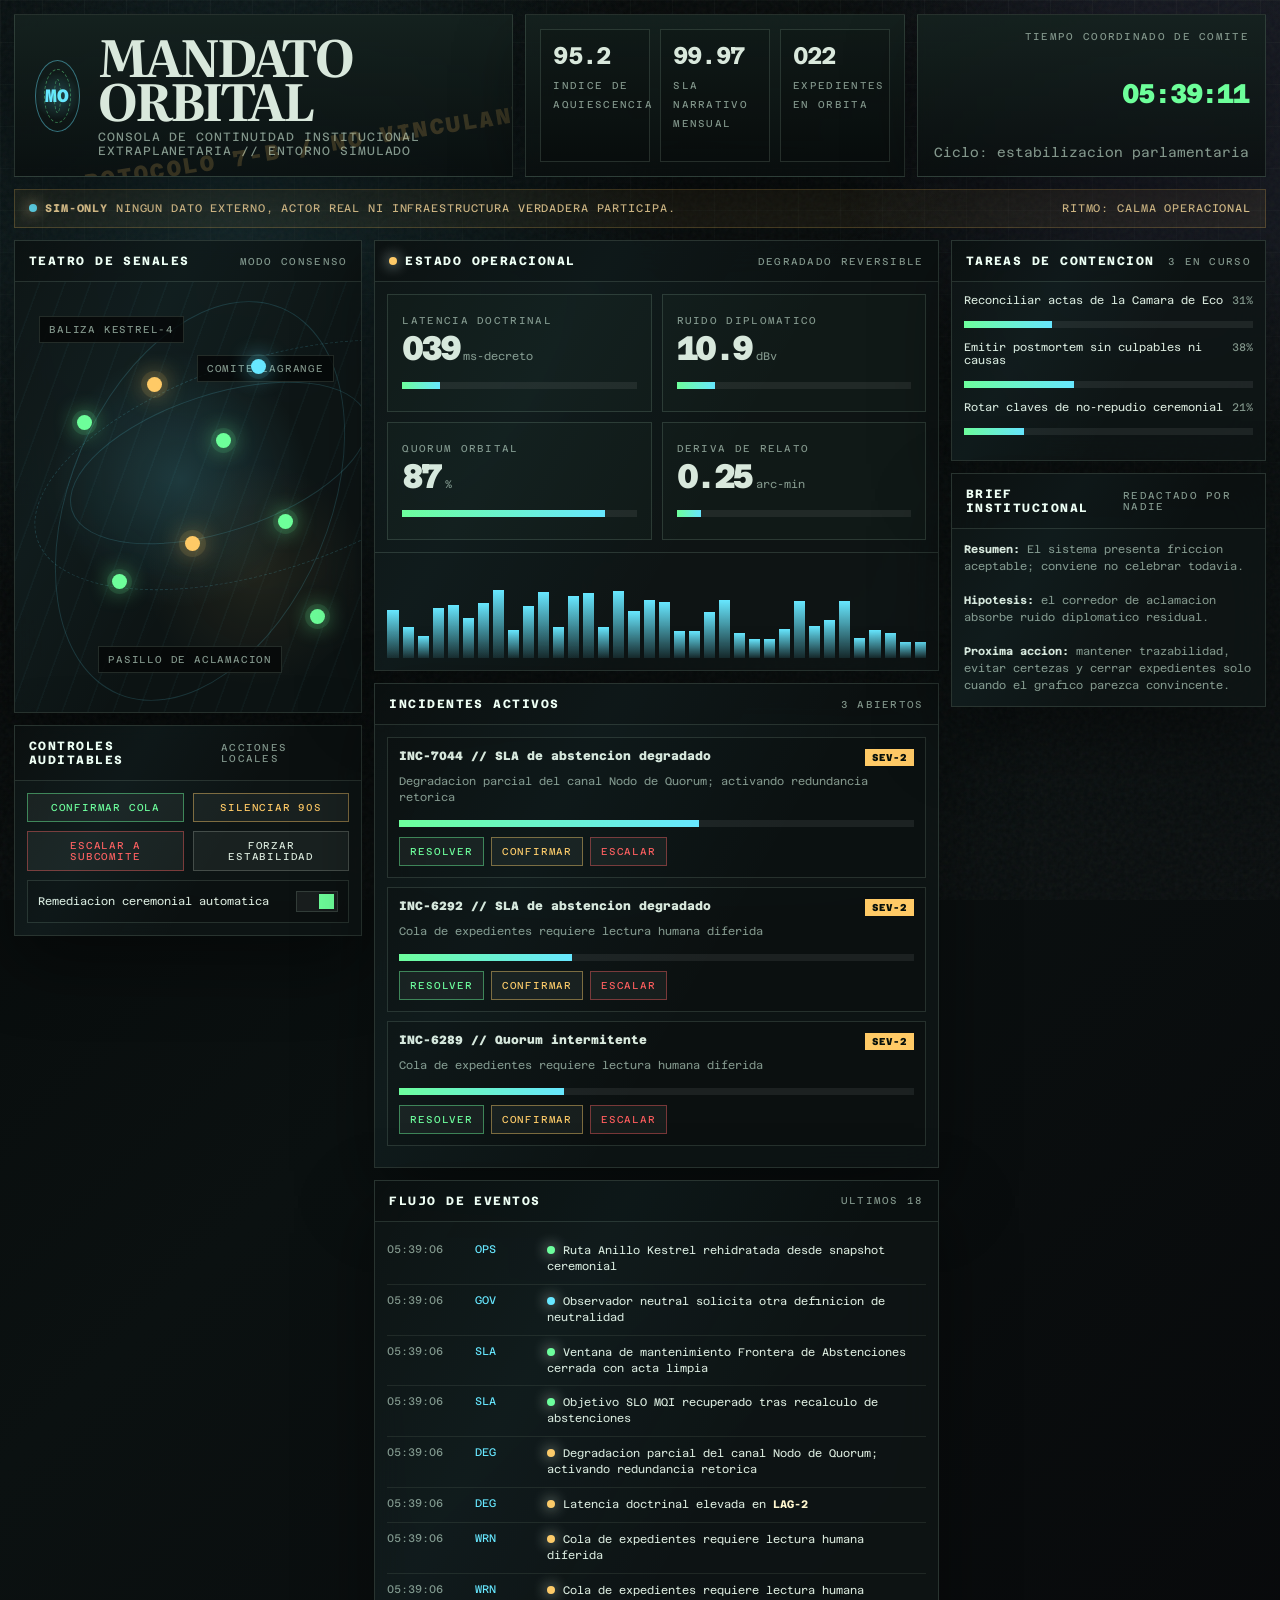
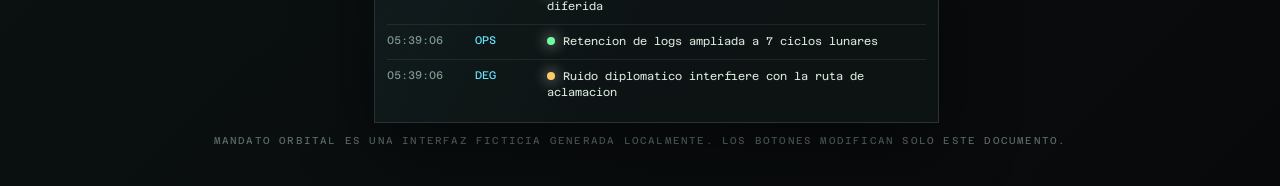
<file: gpt-5.5/index.html>
<!doctype html>
<html lang="es">
<head>
  <meta charset="utf-8" />
  <meta name="viewport" content="width=device-width, initial-scale=1" />
  <title>Mandato Orbital // Live Governance Telemetry</title>
  <style>
    @import url('https://fonts.googleapis.com/css2?family=Azeret+Mono:wght@400;500;700;800&family=Literata:opsz,wght@7..72,600;7..72,700&display=swap');

    :root {
      --bg: #080b0b;
      --panel: rgba(14, 22, 21, 0.86);
      --panel2: rgba(18, 28, 26, 0.72);
      --ink: #d9e8dc;
      --muted: #82968b;
      --line: rgba(168, 198, 175, 0.18);
      --green: #6dff9a;
      --cyan: #67e7ff;
      --amber: #ffca66;
      --red: #ff5d5d;
      --violet: #a88cff;
      --blueprint: rgba(103, 231, 255, 0.09);
      --shadow: 0 28px 70px rgba(0, 0, 0, 0.42);
    }

    * { box-sizing: border-box; }

    body {
      margin: 0;
      min-height: 100vh;
      color: var(--ink);
      font-family: "Azeret Mono", ui-monospace, monospace;
      background:
        radial-gradient(circle at 18% 12%, rgba(103, 231, 255, 0.14), transparent 28rem),
        radial-gradient(circle at 92% 6%, rgba(168, 140, 255, 0.11), transparent 22rem),
        linear-gradient(135deg, #050707 0%, #0b1111 48%, #08090b 100%);
      overflow-x: hidden;
    }

    body::before {
      content: "";
      position: fixed;
      inset: 0;
      pointer-events: none;
      background-image:
        linear-gradient(rgba(217, 232, 220, 0.035) 1px, transparent 1px),
        linear-gradient(90deg, rgba(217, 232, 220, 0.035) 1px, transparent 1px);
      background-size: 42px 42px;
      mask-image: linear-gradient(to bottom, black, transparent 95%);
    }

    body::after {
      content: "";
      position: fixed;
      inset: 0;
      pointer-events: none;
      opacity: 0.09;
      background-image: url("data:image/svg+xml,%3Csvg viewBox='0 0 220 220' xmlns='http://www.w3.org/2000/svg'%3E%3Cfilter id='n'%3E%3CfeTurbulence type='fractalNoise' baseFrequency='.9' numOctaves='3' stitchTiles='stitch'/%3E%3C/filter%3E%3Crect width='100%25' height='100%25' filter='url(%23n)' opacity='.55'/%3E%3C/svg%3E");
    }

    button, input { font: inherit; }

    .shell {
      width: min(1780px, calc(100vw - 28px));
      margin: 14px auto 40px;
      position: relative;
      z-index: 1;
    }

    .topbar {
      display: grid;
      grid-template-columns: 1.25fr 0.95fr auto;
      gap: 12px;
      align-items: stretch;
      margin-bottom: 12px;
    }

    .brand, .status-strip, .clock {
      border: 1px solid var(--line);
      background: linear-gradient(180deg, rgba(21, 34, 31, 0.92), rgba(9, 14, 14, 0.84));
      box-shadow: var(--shadow);
      backdrop-filter: blur(18px);
    }

    .brand {
      padding: 18px 20px;
      display: flex;
      gap: 18px;
      align-items: center;
      position: relative;
      overflow: hidden;
    }

    .brand::after {
      content: "PROTOCOLO 7-B / NO VINCULANTE";
      position: absolute;
      right: -35px;
      bottom: 16px;
      transform: rotate(-9deg);
      color: rgba(255, 202, 102, 0.18);
      font-weight: 800;
      font-size: 22px;
      letter-spacing: 0.12em;
    }

    .seal {
      width: 72px;
      height: 72px;
      border: 1px solid rgba(103, 231, 255, 0.44);
      border-radius: 50%;
      display: grid;
      place-items: center;
      position: relative;
      background: radial-gradient(circle, rgba(103,231,255,.22), transparent 58%);
    }

    .seal::before, .seal::after {
      content: "";
      position: absolute;
      border: 1px dashed rgba(109, 255, 154, 0.42);
      border-radius: 50%;
      animation: spin 18s linear infinite;
    }

    .seal::before { inset: 8px; }
    .seal::after { inset: 18px; animation-direction: reverse; animation-duration: 11s; }
    .seal span { color: var(--cyan); font-weight: 800; font-size: 18px; }

    @keyframes spin { to { transform: rotate(360deg); } }

    h1 {
      margin: 0;
      font-family: "Literata", Georgia, serif;
      font-size: clamp(30px, 4vw, 58px);
      line-height: 0.86;
      letter-spacing: -0.06em;
      text-transform: uppercase;
    }

    .subtitle {
      margin-top: 9px;
      color: var(--muted);
      font-size: 12px;
      letter-spacing: 0.08em;
      text-transform: uppercase;
    }

    .status-strip {
      padding: 14px;
      display: grid;
      grid-template-columns: repeat(3, 1fr);
      gap: 10px;
    }

    .pill {
      border: 1px solid var(--line);
      background: rgba(0,0,0,.18);
      padding: 12px;
      min-width: 0;
    }

    .pill b {
      display: block;
      font-size: 24px;
      letter-spacing: -0.08em;
      margin-bottom: 4px;
    }

    .pill span, .label {
      color: var(--muted);
      font-size: 10px;
      text-transform: uppercase;
      letter-spacing: 0.13em;
    }

    .clock {
      min-width: 218px;
      padding: 16px;
      text-align: right;
      display: flex;
      flex-direction: column;
      justify-content: space-between;
    }

    .clock-time { font-size: 27px; font-weight: 800; color: var(--green); letter-spacing: -0.08em; }
    .clock small { color: var(--muted); }

    .grid {
      display: grid;
      grid-template-columns: 1.05fr 1.7fr 0.95fr;
      gap: 12px;
    }

    .panel {
      border: 1px solid var(--line);
      background: var(--panel);
      box-shadow: var(--shadow);
      backdrop-filter: blur(18px);
      min-width: 0;
      position: relative;
      overflow: hidden;
    }

    .panel::before {
      content: "";
      position: absolute;
      inset: 0;
      pointer-events: none;
      background: linear-gradient(120deg, transparent, rgba(103, 231, 255, 0.035), transparent 60%);
    }

    .panel-head {
      display: flex;
      align-items: center;
      justify-content: space-between;
      gap: 12px;
      padding: 13px 14px;
      border-bottom: 1px solid var(--line);
      background: rgba(0,0,0,.16);
    }

    .panel-title {
      margin: 0;
      color: #f0fff4;
      font-size: 12px;
      letter-spacing: 0.12em;
      text-transform: uppercase;
    }

    .dot {
      width: 8px;
      height: 8px;
      display: inline-block;
      border-radius: 50%;
      background: var(--green);
      box-shadow: 0 0 14px currentColor;
      margin-right: 8px;
    }

    .dot.warn { background: var(--amber); }
    .dot.bad { background: var(--red); }
    .dot.info { background: var(--cyan); }

    .map {
      height: 430px;
      position: relative;
      background:
        radial-gradient(circle at 48% 46%, rgba(103,231,255,.16), transparent 8rem),
        radial-gradient(circle at 70% 68%, rgba(255,202,102,.08), transparent 7rem),
        repeating-linear-gradient(110deg, transparent 0 22px, rgba(103,231,255,.035) 23px 24px);
    }

    .orbit {
      position: absolute;
      border: 1px solid rgba(103,231,255,.16);
      border-radius: 50%;
      transform: rotate(-18deg);
    }
    .orbit.o1 { width: 310px; height: 138px; left: 14%; top: 26%; }
    .orbit.o2 { width: 480px; height: 212px; left: 3%; top: 18%; border-style: dashed; }
    .orbit.o3 { width: 260px; height: 420px; right: 9%; top: 2%; transform: rotate(23deg); }

    .node {
      position: absolute;
      width: 15px;
      height: 15px;
      border-radius: 50%;
      background: var(--green);
      box-shadow: 0 0 0 5px rgba(109,255,154,.11), 0 0 22px var(--green);
      transition: transform .3s, background .3s;
    }
    .node.warn { background: var(--amber); box-shadow: 0 0 0 6px rgba(255,202,102,.1), 0 0 24px var(--amber); }
    .node.bad { background: var(--red); box-shadow: 0 0 0 7px rgba(255,93,93,.12), 0 0 30px var(--red); animation: pulse 900ms infinite; }
    .node.info { background: var(--cyan); box-shadow: 0 0 0 5px rgba(103,231,255,.1), 0 0 22px var(--cyan); }
    @keyframes pulse { 50% { transform: scale(1.35); } }

    .map-tag {
      position: absolute;
      padding: 7px 9px;
      border: 1px solid var(--line);
      background: rgba(5,8,8,.82);
      color: var(--muted);
      font-size: 10px;
      text-transform: uppercase;
      letter-spacing: .08em;
    }

    .metric-stack { display: grid; grid-template-columns: repeat(2, 1fr); gap: 10px; padding: 12px; }
    .metric {
      padding: 14px;
      background: var(--panel2);
      border: 1px solid var(--line);
      min-height: 118px;
    }
    .metric .value { font-size: 34px; font-weight: 800; letter-spacing: -0.1em; margin-top: 14px; }
    .metric .unit { color: var(--muted); font-size: 11px; margin-left: 5px; }
    .bar { height: 7px; background: rgba(255,255,255,.07); margin-top: 14px; overflow: hidden; }
    .bar i { display: block; height: 100%; width: 50%; background: linear-gradient(90deg, var(--green), var(--cyan)); transition: width .7s ease; }

    .incident-list, .feed, .tasks, .controls, .briefing { padding: 12px; }

    .incident {
      border: 1px solid var(--line);
      background: rgba(0,0,0,.18);
      padding: 11px;
      margin-bottom: 9px;
    }
    .incident-top { display: flex; justify-content: space-between; gap: 8px; margin-bottom: 8px; }
    .incident-title { font-weight: 800; font-size: 12px; }
    .sev { font-size: 10px; color: #07100b; padding: 3px 7px; background: var(--green); font-weight: 800; }
    .sev.warn { background: var(--amber); }
    .sev.bad { background: var(--red); color: #210000; }
    .sev.info { background: var(--cyan); }
    .incident p { margin: 0; color: var(--muted); font-size: 11px; line-height: 1.45; }
    .incident-actions { display: flex; gap: 7px; margin-top: 10px; flex-wrap: wrap; }

    .btn {
      border: 1px solid rgba(217,232,220,.22);
      color: var(--ink);
      background: rgba(217,232,220,.06);
      padding: 8px 10px;
      cursor: pointer;
      font-size: 10px;
      text-transform: uppercase;
      letter-spacing: .08em;
      transition: transform .15s, border-color .15s, background .15s;
    }
    .btn:hover { transform: translateY(-1px); border-color: var(--cyan); background: rgba(103,231,255,.12); }
    .btn.primary { border-color: rgba(109,255,154,.45); color: var(--green); }
    .btn.warn { border-color: rgba(255,202,102,.44); color: var(--amber); }
    .btn.bad { border-color: rgba(255,93,93,.42); color: var(--red); }

    .event {
      display: grid;
      grid-template-columns: 78px 62px 1fr;
      gap: 10px;
      align-items: start;
      border-bottom: 1px solid rgba(168,198,175,.11);
      padding: 9px 0;
      font-size: 11px;
    }
    .event:last-child { border-bottom: 0; }
    .time { color: var(--muted); }
    .code { color: var(--cyan); }
    .msg { line-height: 1.45; }
    .msg strong { color: #fff6cf; }

    .task-row { margin-bottom: 13px; }
    .task-line { display:flex; justify-content:space-between; gap:8px; font-size: 11px; margin-bottom: 6px; }
    .task-name { color: var(--ink); }
    .task-pct { color: var(--muted); }

    .controls { display: grid; grid-template-columns: 1fr 1fr; gap: 9px; }
    .control-wide { grid-column: 1 / -1; }
    .switch {
      display: flex;
      justify-content: space-between;
      align-items: center;
      border: 1px solid var(--line);
      padding: 10px;
      background: rgba(0,0,0,.16);
      font-size: 11px;
      gap: 10px;
    }
    .toggle {
      width: 42px;
      height: 21px;
      border: 1px solid var(--line);
      position: relative;
      background: rgba(255,255,255,.06);
      flex: 0 0 auto;
    }
    .toggle::after {
      content: "";
      width: 15px;
      height: 15px;
      top: 2px;
      left: 3px;
      position: absolute;
      background: var(--muted);
      transition: transform .2s, background .2s;
    }
    .switch.on .toggle::after { transform: translateX(19px); background: var(--green); }

    .briefing {
      color: var(--muted);
      font-size: 11px;
      line-height: 1.55;
    }
    .briefing b { color: var(--ink); }

    .banner {
      margin-bottom: 12px;
      padding: 12px 14px;
      border: 1px solid rgba(255,202,102,.24);
      background: rgba(255,202,102,.07);
      color: #ffe1a3;
      display: flex;
      justify-content: space-between;
      gap: 12px;
      font-size: 11px;
      text-transform: uppercase;
      letter-spacing: .08em;
    }

    .mini-chart {
      height: 118px;
      display: flex;
      align-items: end;
      gap: 4px;
      padding: 12px;
      border-top: 1px solid var(--line);
    }
    .mini-chart i {
      flex: 1;
      min-width: 4px;
      background: linear-gradient(180deg, var(--cyan), rgba(103,231,255,.1));
      transition: height .45s ease;
    }

    .footer-note {
      margin-top: 12px;
      color: rgba(130,150,139,.7);
      font-size: 10px;
      text-transform: uppercase;
      letter-spacing: .12em;
      text-align: center;
    }

    @media (max-width: 1180px) {
      .topbar, .grid { grid-template-columns: 1fr; }
      .clock { text-align: left; }
      .map { height: 360px; }
    }

    @media (max-width: 680px) {
      .shell { width: calc(100vw - 16px); margin-top: 8px; }
      .brand { align-items: flex-start; padding: 14px; }
      .seal { width: 54px; height: 54px; }
      .status-strip, .metric-stack, .controls { grid-template-columns: 1fr; }
      .event { grid-template-columns: 64px 48px 1fr; font-size: 10px; }
      .map { height: 310px; }
      .brand::after { display: none; }
    }
  </style>
</head>
<body>
  <main class="shell">
    <section class="topbar">
      <div class="brand">
        <div class="seal"><span>MO</span></div>
        <div>
          <h1>Mandato Orbital</h1>
          <div class="subtitle">Consola de continuidad institucional extraplanetaria // entorno simulado</div>
        </div>
      </div>
      <div class="status-strip">
        <div class="pill"><b id="health">97.2</b><span>Indice de aquiescencia</span></div>
        <div class="pill"><b id="sla">99.94</b><span>SLA narrativo mensual</span></div>
        <div class="pill"><b id="queue">018</b><span>Expedientes en orbita</span></div>
      </div>
      <div class="clock">
        <div class="label">Tiempo coordinado de comite</div>
        <div class="clock-time" id="clock">--:--:--</div>
        <small id="cycle">Ciclo: estabilizacion parlamentaria</small>
      </div>
    </section>

    <div class="banner" id="banner">
      <span><span class="dot info"></span><b>SIM-ONLY</b> Ningun dato externo, actor real ni infraestructura verdadera participa.</span>
      <span id="tempo">Ritmo: calma operacional</span>
    </div>

    <section class="grid">
      <div>
        <section class="panel">
          <div class="panel-head"><h2 class="panel-title">Teatro de senales</h2><span class="label" id="mapMode">modo consenso</span></div>
          <div class="map" id="map">
            <div class="orbit o1"></div><div class="orbit o2"></div><div class="orbit o3"></div>
            <div class="map-tag" style="left:7%;top:8%">BALIZA KESTREL-4</div>
            <div class="map-tag" style="right:8%;top:17%">COMITE LAGRANGE</div>
            <div class="map-tag" style="left:24%;bottom:9%">PASILLO DE ACLAMACION</div>
          </div>
        </section>

        <section class="panel" style="margin-top:12px">
          <div class="panel-head"><h2 class="panel-title">Controles auditables</h2><span class="label">acciones locales</span></div>
          <div class="controls">
            <button class="btn primary" id="btnAcknowledge">Confirmar cola</button>
            <button class="btn warn" id="btnSilence">Silenciar 90s</button>
            <button class="btn bad" id="btnEscalate">Escalar a subcomite</button>
            <button class="btn" id="btnStabilize">Forzar estabilidad</button>
            <div class="switch on control-wide" id="autoRemediate"><span>Remediacion ceremonial automatica</span><span class="toggle"></span></div>
          </div>
        </section>
      </div>

      <div>
        <section class="panel">
          <div class="panel-head"><h2 class="panel-title"><span class="dot" id="overallDot"></span>Estado operacional</h2><span class="label" id="overall">nominal vigilado</span></div>
          <div class="metric-stack">
            <div class="metric"><span class="label">Latencia doctrinal</span><div><span class="value" id="latency">042</span><span class="unit">ms-decreto</span></div><div class="bar"><i id="latencyBar"></i></div></div>
            <div class="metric"><span class="label">Ruido diplomatico</span><div><span class="value" id="noise">12.4</span><span class="unit">dBv</span></div><div class="bar"><i id="noiseBar"></i></div></div>
            <div class="metric"><span class="label">Quorum orbital</span><div><span class="value" id="quorum">83</span><span class="unit">%</span></div><div class="bar"><i id="quorumBar"></i></div></div>
            <div class="metric"><span class="label">Deriva de relato</span><div><span class="value" id="drift">0.18</span><span class="unit">arc-min</span></div><div class="bar"><i id="driftBar"></i></div></div>
          </div>
          <div class="mini-chart" id="chart"></div>
        </section>

        <section class="panel" style="margin-top:12px">
          <div class="panel-head"><h2 class="panel-title">Incidentes activos</h2><span class="label" id="incidentCount">0 abiertos</span></div>
          <div class="incident-list" id="incidents"></div>
        </section>

        <section class="panel" style="margin-top:12px">
          <div class="panel-head"><h2 class="panel-title">Flujo de eventos</h2><span class="label">ultimos 18</span></div>
          <div class="feed" id="feed"></div>
        </section>
      </div>

      <div>
        <section class="panel">
          <div class="panel-head"><h2 class="panel-title">Tareas de contencion</h2><span class="label" id="taskDone">0/0</span></div>
          <div class="tasks" id="tasks"></div>
        </section>

        <section class="panel" style="margin-top:12px">
          <div class="panel-head"><h2 class="panel-title">Brief institucional</h2><span class="label">redactado por nadie</span></div>
          <div class="briefing" id="briefing"></div>
        </section>
      </div>
    </section>
    <div class="footer-note">Mandato Orbital es una interfaz ficticia generada localmente. Los botones modifican solo este documento.</div>
  </main>

  <script>
    const $ = (id) => document.getElementById(id);
    const rand = (min, max) => Math.random() * (max - min) + min;
    const pick = (arr) => arr[Math.floor(Math.random() * arr.length)];
    const clamp = (v, min, max) => Math.max(min, Math.min(max, v));

    const eventTypes = [
      { code: "SIG", sev: "info", text: ["Baliza {node} reporta firma de consenso con jitter aceptable", "Paquete de telemetria {node} llega con sello ministerial valido", "Handshake de corredor {zone} completado sin objeciones"] },
      { code: "SLA", sev: "ok", text: ["Objetivo SLO {metric} recuperado tras recalculo de abstenciones", "Ventana de mantenimiento {zone} cerrada con acta limpia", "Tarea automatica confirma no-incidente en {node}"] },
      { code: "WRN", sev: "warn", text: ["Deriva de relato en {zone} supera umbral consultivo", "Subcomite detecta quorum fragil en {node}", "Cola de expedientes requiere lectura humana diferida"] },
      { code: "DEG", sev: "warn", text: ["Degradacion parcial del canal {zone}; activando redundancia retorica", "Latencia doctrinal elevada en {node}", "Ruido diplomatico interfiere con la ruta de aclamacion"] },
      { code: "REC", sev: "ok", text: ["Incidente {ticket} resuelto por consenso presunto", "Replica {node} vuelve a linea nominal", "Comite Lagrange certifica recuperacion sin reconocer falla"] },
      { code: "SEC", sev: "bad", text: ["Contencion roja: eco no autorizado en {zone}", "Voto fantasma detectado en {node}; bloqueando propagacion", "Anomalia de mandato exige escalamiento inmediato"] },
      { code: "GOV", sev: "info", text: ["Circular {ticket} emitida con vigencia retroactiva", "Se abre expediente por estabilidad excesiva", "Observador neutral solicita otra definicion de neutralidad"] },
      { code: "OPS", sev: "ok", text: ["Cache de decretos compactada", "Retencion de logs ampliada a 7 ciclos lunares", "Ruta {zone} rehidratada desde snapshot ceremonial"] }
    ];

    const nodes = ["KST-4", "LAG-2", "MIN-9", "ECHO-11", "BUREAU-7", "VOTO-3", "ARK-0", "MESA-5"];
    const zones = ["Pasillo de Aclamacion", "Frontera de Abstenciones", "Orbita Baja del Memorando", "Camara de Eco", "Nodo de Quorum", "Anillo Kestrel"];
    const metrics = ["MQI", "Doctrina p95", "Quorum API", "ActaStore", "Relato CDN"];

    const state = {
      phase: "calm",
      mutedUntil: 0,
      auto: true,
      acknowledged: 0,
      health: 97.2,
      sla: 99.94,
      queue: 18,
      latency: 42,
      noise: 12.4,
      quorum: 83,
      drift: 0.18,
      events: [],
      incidents: [],
      tasks: [],
      chart: Array.from({ length: 36 }, () => rand(20, 74))
    };

    const seedTasks = [
      "Reconciliar actas de la Camara de Eco",
      "Rotar claves de no-repudio ceremonial",
      "Purgar duplicados del registro de aplausos",
      "Emitir postmortem sin culpables ni causas",
      "Recalibrar antena de neutralidad fiscal"
    ];

    function time() {
      return new Date().toLocaleTimeString("es-AR", { hour12: false });
    }

    function template(str) {
      return str
        .replace("{node}", pick(nodes))
        .replace("{zone}", pick(zones))
        .replace("{metric}", pick(metrics))
        .replace("{ticket}", "MO-" + Math.floor(rand(1200, 9899)));
    }

    function addEvent(typeOverride) {
      if (Date.now() < state.mutedUntil && Math.random() < 0.58) return;
      const weighted = state.phase === "chaos"
        ? [...eventTypes, eventTypes[2], eventTypes[3], eventTypes[5]]
        : state.phase === "burst"
          ? [...eventTypes, eventTypes[2], eventTypes[3], eventTypes[6]]
          : [...eventTypes, eventTypes[0], eventTypes[1], eventTypes[7], eventTypes[4]];
      const type = typeOverride || pick(weighted);
      const msg = template(pick(type.text));
      state.events.unshift({ at: time(), code: type.code, sev: type.sev, msg });
      state.events = state.events.slice(0, 18);

      if ((type.code === "DEG" || type.code === "SEC" || type.code === "WRN") && Math.random() > 0.42) {
        openIncident(type, msg);
      }
    }

    function openIncident(type, msg) {
      if (state.incidents.length > 6) return;
      const severe = type.code === "SEC";
      state.incidents.unshift({
        id: "INC-" + Math.floor(rand(4000, 9999)),
        title: severe ? "Mandato divergente en canal soberano" : pick(["Quorum intermitente", "Deriva de relato acumulada", "SLA de abstencion degradado", "Cache de decretos inconsistente"]),
        sev: severe ? "bad" : "warn",
        detail: msg,
        age: 0,
        progress: rand(8, 42),
        escalated: false
      });
    }

    function spawnTask() {
      if (state.tasks.length > 6) return;
      state.tasks.unshift({ name: pick(seedTasks), progress: rand(0, 24), speed: rand(2, 8) });
    }

    function evolve() {
      const chaos = state.phase === "chaos";
      const burst = state.phase === "burst";
      state.latency = clamp(state.latency + rand(chaos ? -8 : -4, chaos ? 18 : burst ? 10 : 5), 18, 240);
      state.noise = clamp(state.noise + rand(chaos ? -2 : -1.2, chaos ? 5.8 : burst ? 3.2 : 1.5), 2, 68);
      state.quorum = clamp(state.quorum + rand(chaos ? -7 : -2.8, chaos ? 2.5 : 4.3), 31, 99);
      state.drift = clamp(state.drift + rand(chaos ? -0.05 : -0.03, chaos ? 0.19 : burst ? 0.11 : 0.05), 0.02, 2.8);
      state.health = clamp(101 - state.latency / 7 - state.noise / 3 - state.drift * 8 + state.quorum / 16, 35, 99.9);
      state.sla = clamp(state.sla + rand(chaos ? -0.05 : -0.01, 0.018), 98.4, 99.99);
      state.queue = clamp(state.queue + Math.round(rand(chaos ? -2 : -1, chaos ? 6 : burst ? 4 : 2)), 0, 99);

      state.incidents.forEach((inc) => {
        inc.age += 1;
        inc.progress = clamp(inc.progress + (state.auto ? rand(2, 8) : rand(-1, 3)), 0, 100);
      });
      const completed = state.incidents.filter(i => i.progress >= 100);
      completed.forEach(i => state.events.unshift({ at: time(), code: "REC", sev: "ok", msg: `Incidente ${i.id} cerrado; ${i.title.toLowerCase()} queda bajo observacion diferida` }));
      state.incidents = state.incidents.filter(i => i.progress < 100).slice(0, 7);

      state.tasks.forEach(t => t.progress = clamp(t.progress + t.speed * rand(0.5, 1.6), 0, 100));
      state.tasks = state.tasks.filter(t => {
        if (t.progress >= 100) {
          state.events.unshift({ at: time(), code: "SLA", sev: "ok", msg: `Tarea completada: ${t.name}` });
          return false;
        }
        return true;
      });
      if (Math.random() < 0.18) spawnTask();

      state.chart.push(clamp(100 - state.health + rand(5, 25), 8, 96));
      state.chart = state.chart.slice(-36);
    }

    function choosePhase() {
      const r = Math.random();
      state.phase = r < 0.58 ? "calm" : r < 0.88 ? "burst" : "chaos";
      const duration = state.phase === "calm" ? rand(7500, 15000) : state.phase === "burst" ? rand(4200, 8500) : rand(2800, 6200);
      render();
      setTimeout(choosePhase, duration);
    }

    function scheduleEvents() {
      const count = state.phase === "chaos" ? Math.ceil(rand(2, 5)) : state.phase === "burst" ? Math.ceil(rand(1, 3)) : 1;
      for (let i = 0; i < count; i++) setTimeout(() => addEvent(), i * rand(120, 520));
      const next = state.phase === "calm" ? rand(1800, 5200) : state.phase === "burst" ? rand(650, 1900) : rand(260, 1050);
      setTimeout(scheduleEvents, next);
    }

    function sevClass(sev) { return sev === "bad" ? "bad" : sev === "warn" ? "warn" : sev === "info" ? "info" : ""; }

    function render() {
      $("clock").textContent = time();
      $("health").textContent = state.health.toFixed(1);
      $("sla").textContent = state.sla.toFixed(2);
      $("queue").textContent = String(state.queue).padStart(3, "0");
      $("latency").textContent = String(Math.round(state.latency)).padStart(3, "0");
      $("noise").textContent = state.noise.toFixed(1);
      $("quorum").textContent = Math.round(state.quorum);
      $("drift").textContent = state.drift.toFixed(2);
      $("latencyBar").style.width = clamp(state.latency / 2.4, 8, 100) + "%";
      $("noiseBar").style.width = clamp(state.noise * 1.5, 8, 100) + "%";
      $("quorumBar").style.width = state.quorum + "%";
      $("driftBar").style.width = clamp(state.drift * 42, 5, 100) + "%";

      const bad = state.health < 62 || state.incidents.some(i => i.sev === "bad");
      const warn = state.health < 82 || state.incidents.length > 2;
      $("overall").textContent = bad ? "contencion activa" : warn ? "degradado reversible" : "nominal vigilado";
      $("overallDot").className = "dot " + (bad ? "bad" : warn ? "warn" : "");
      $("cycle").textContent = "Ciclo: " + (state.phase === "chaos" ? "desborde procedimental" : state.phase === "burst" ? "rafaga de dictamenes" : "estabilizacion parlamentaria");
      $("tempo").textContent = "Ritmo: " + (state.phase === "chaos" ? "caos genuino" : state.phase === "burst" ? "actividad concentrada" : "calma operacional");
      $("mapMode").textContent = state.phase === "chaos" ? "modo contencion" : state.phase === "burst" ? "modo rafaga" : "modo consenso";

      renderMap(bad, warn);
      renderFeed();
      renderIncidents();
      renderTasks();
      renderBriefing(bad, warn);
      renderChart();
    }

    function renderMap(bad, warn) {
      const map = $("map");
      map.querySelectorAll(".node").forEach(n => n.remove());
      const coords = [[18,31],[38,22],[58,35],[76,54],[28,68],[49,59],[68,18],[85,76]];
      coords.forEach((c, i) => {
        const n = document.createElement("div");
        n.className = "node " + (bad && i === 3 ? "bad" : warn && [1,5].includes(i) ? "warn" : i === 6 ? "info" : "");
        n.style.left = c[0] + "%";
        n.style.top = c[1] + "%";
        n.title = nodes[i];
        map.appendChild(n);
      });
    }

    function renderFeed() {
      $("feed").innerHTML = state.events.map(e => `<div class="event"><span class="time">${e.at}</span><span class="code">${e.code}</span><span class="msg"><span class="dot ${sevClass(e.sev)}"></span>${highlight(e.msg)}</span></div>`).join("");
    }

    function highlight(msg) {
      return msg.replace(/(INC-|MO-|KST-|LAG-|MIN-|ECHO-|BUREAU-|VOTO-|ARK-|MESA-)\d+/g, "<strong>$&</strong>");
    }

    function renderIncidents() {
      $("incidentCount").textContent = `${state.incidents.length} abiertos`;
      $("incidents").innerHTML = state.incidents.length ? state.incidents.map(i => `
        <article class="incident">
          <div class="incident-top"><span class="incident-title">${i.id} // ${i.title}</span><span class="sev ${i.sev}">${i.sev === "bad" ? "SEV-1" : "SEV-2"}</span></div>
          <p>${i.detail}</p>
          <div class="bar"><i style="width:${i.progress}%"></i></div>
          <div class="incident-actions">
            <button class="btn primary" data-action="resolve" data-id="${i.id}">resolver</button>
            <button class="btn warn" data-action="ack" data-id="${i.id}">confirmar</button>
            <button class="btn bad" data-action="esc" data-id="${i.id}">${i.escalated ? "escalado" : "escalar"}</button>
          </div>
        </article>`).join("") : `<article class="incident"><div class="incident-title">Sin incidentes activos</div><p>El silencio operativo se considera evidencia provisional, no garantia.</p></article>`;
    }

    function renderTasks() {
      $("taskDone").textContent = `${state.tasks.length} en curso`;
      $("tasks").innerHTML = state.tasks.length ? state.tasks.map(t => `
        <div class="task-row"><div class="task-line"><span class="task-name">${t.name}</span><span class="task-pct">${Math.round(t.progress)}%</span></div><div class="bar"><i style="width:${t.progress}%"></i></div></div>`).join("") : `<div class="briefing">No hay tareas automaticas pendientes. La burocracia permanece en espera activa.</div>`;
    }

    function renderBriefing(bad, warn) {
      const stance = bad ? "La mesa recomienda contencion visible y negacion tecnicamente precisa." : warn ? "El sistema presenta friccion aceptable; conviene no celebrar todavia." : "La estabilidad actual es util, aunque politicamente sospechosa.";
      $("briefing").innerHTML = `<b>Resumen:</b> ${stance}<br><br><b>Hipotesis:</b> ${pick(["un bloque de votos fantasma intenta sincronizarse con la baliza Kestrel", "el quorum orbital oscila por exceso de observadores neutrales", "la latencia doctrinal proviene de decretos con fecha emocional", "el corredor de aclamacion absorbe ruido diplomatico residual"])}.<br><br><b>Proxima accion:</b> mantener trazabilidad, evitar certezas y cerrar expedientes solo cuando el grafico parezca convincente.`;
    }

    function renderChart() {
      $("chart").innerHTML = state.chart.map(v => `<i style="height:${v}%"></i>`).join("");
    }

    $("incidents").addEventListener("click", (ev) => {
      const btn = ev.target.closest("button[data-action]");
      if (!btn) return;
      const inc = state.incidents.find(i => i.id === btn.dataset.id);
      if (!inc) return;
      if (btn.dataset.action === "resolve") {
        state.incidents = state.incidents.filter(i => i.id !== inc.id);
        addEvent({ code: "REC", sev: "ok", text: [`${inc.id} resuelto manualmente; evidencia archivada como suficiente`] });
      }
      if (btn.dataset.action === "ack") {
        inc.progress = clamp(inc.progress + 18, 0, 99);
        state.acknowledged += 1;
        addEvent({ code: "GOV", sev: "info", text: [`${inc.id} confirmado por operador simulado; reloj de SLA pausado eticamente`] });
      }
      if (btn.dataset.action === "esc") {
        inc.escalated = true;
        inc.sev = "bad";
        state.phase = "burst";
        addEvent({ code: "SEC", sev: "bad", text: [`${inc.id} escalado al Subcomite de Orbita Baja`] });
      }
      render();
    });

    $("btnAcknowledge").addEventListener("click", () => {
      state.queue = Math.max(0, state.queue - Math.ceil(rand(3, 9)));
      state.acknowledged += 1;
      addEvent({ code: "GOV", sev: "info", text: ["Cola confirmada: expedientes reetiquetados como casi leidos"] });
      render();
    });
    $("btnSilence").addEventListener("click", () => {
      state.mutedUntil = Date.now() + 90000;
      addEvent({ code: "OPS", sev: "ok", text: ["Filtro de ruido habilitado por 90 segundos locales"] });
      render();
    });
    $("btnEscalate").addEventListener("click", () => {
      state.phase = "chaos";
      openIncident({ code: "SEC" }, "Escalamiento manual abre sesion extraordinaria sin agenda verificable");
      addEvent({ code: "SEC", sev: "bad", text: ["Escalamiento manual: subcomite despierto y molesto"] });
      render();
    });
    $("btnStabilize").addEventListener("click", () => {
      state.phase = "calm";
      state.latency *= 0.72; state.noise *= 0.66; state.drift *= 0.54; state.quorum = clamp(state.quorum + 8, 0, 99);
      state.incidents.forEach(i => i.progress = clamp(i.progress + 24, 0, 100));
      addEvent({ code: "SLA", sev: "ok", text: ["Estabilidad forzada: se aplico consenso sintetico reversible"] });
      render();
    });
    $("autoRemediate").addEventListener("click", () => {
      state.auto = !state.auto;
      $("autoRemediate").classList.toggle("on", state.auto);
      addEvent({ code: "OPS", sev: "info", text: [`Remediacion automatica ${state.auto ? "activada" : "suspendida"} por preferencia local`] });
      render();
    });

    for (let i = 0; i < 9; i++) addEvent(pick(eventTypes));
    for (let i = 0; i < 3; i++) spawnTask();
    choosePhase();
    scheduleEvents();
    setInterval(() => { evolve(); render(); }, 1000);
    setInterval(render, 250);
  </script>
</body>
</html>
</file>
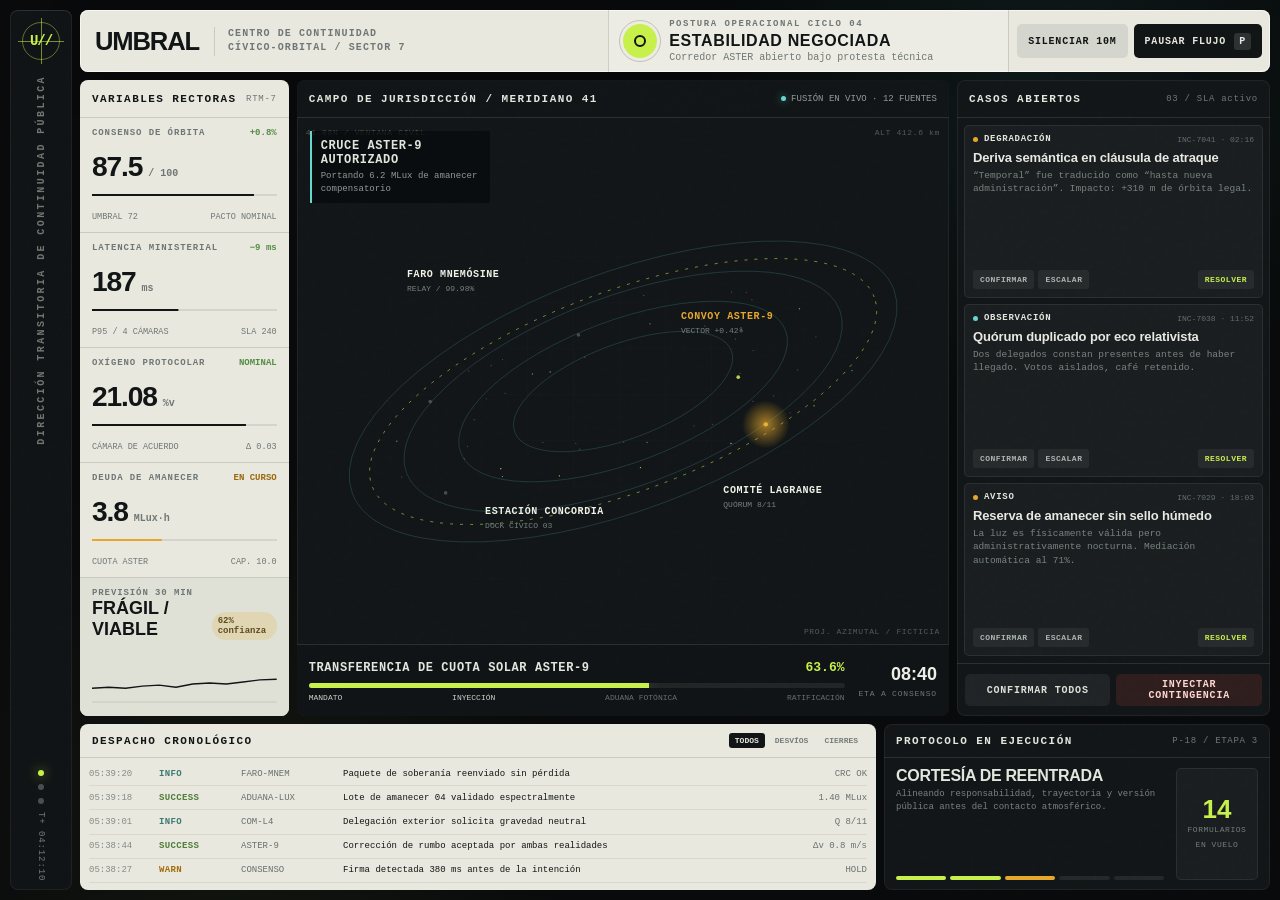
<file: gpt-5.6-sol/index.html>
<!doctype html>
<html lang="es">
<head>
  <meta charset="utf-8">
  <meta name="viewport" content="width=device-width,initial-scale=1,viewport-fit=cover">
  <meta name="theme-color" content="#0b0d0e">
  <title>UMBRAL / Centro de Continuidad Cívico-Orbital</title>
  <style>
    :root {
      --ink: #111515;
      --muted: #6f7775;
      --paper: #e9e8df;
      --paper-2: #dcded5;
      --dark: #0b0d0e;
      --dark-2: #121618;
      --line: rgba(17,21,21,.14);
      --line-dark: rgba(225,231,222,.12);
      --acid: #c8f04b;
      --cyan: #65d7cf;
      --amber: #e5a82c;
      --red: #e35245;
      --ok: #92c85c;
      --ease: cubic-bezier(.22,.9,.24,1);
      --mono: "SFMono-Regular", "IBM Plex Mono", "Liberation Mono", monospace;
      --display: "Avenir Next Condensed", "DIN Condensed", "Franklin Gothic Condensed", sans-serif;
      --sans: "Avenir Next", "Century Gothic", sans-serif;
    }

    * { box-sizing: border-box; }
    html, body { width: 100%; height: 100%; margin: 0; overflow: hidden; }
    body {
      background: var(--dark);
      color: var(--ink);
      font-family: var(--sans);
      font-size: 12px;
      -webkit-font-smoothing: antialiased;
    }
    button { font: inherit; }
    button:focus-visible { outline: 2px solid var(--acid); outline-offset: 2px; }

    .shell {
      width: 100vw;
      height: 100dvh;
      min-height: 620px;
      padding: 10px;
      display: grid;
      grid-template-columns: 62px minmax(0, 1fr);
      gap: 8px;
      background:
        radial-gradient(circle at 82% 8%, rgba(101,215,207,.08), transparent 26%),
        radial-gradient(circle at 18% 90%, rgba(200,240,75,.05), transparent 27%),
        #080a0b;
      position: relative;
      isolation: isolate;
    }
    .shell::after {
      content: "";
      position: fixed;
      inset: 0;
      z-index: 20;
      pointer-events: none;
      opacity: .12;
      background-image: url("data:image/svg+xml,%3Csvg viewBox='0 0 180 180' xmlns='http://www.w3.org/2000/svg'%3E%3Cfilter id='n'%3E%3CfeTurbulence type='fractalNoise' baseFrequency='.9' numOctaves='2' stitchTiles='stitch'/%3E%3C/filter%3E%3Crect width='100%25' height='100%25' filter='url(%23n)' opacity='.25'/%3E%3C/svg%3E");
      mix-blend-mode: soft-light;
    }

    .rail {
      background: #111416;
      border-radius: 8px;
      box-shadow: inset 0 0 0 1px rgba(255,255,255,.06), inset 0 1px 0 rgba(255,255,255,.06);
      color: #e7e9df;
      display: flex;
      flex-direction: column;
      align-items: center;
      padding: 12px 7px 9px;
      position: relative;
      z-index: 2;
    }
    .seal {
      width: 38px;
      height: 38px;
      border: 1px solid rgba(200,240,75,.42);
      border-radius: 50%;
      display: grid;
      place-items: center;
      position: relative;
      color: var(--acid);
      font: 700 14px var(--mono);
      letter-spacing: -.08em;
    }
    .seal::before, .seal::after { content: ""; position: absolute; background: currentColor; opacity: .55; }
    .seal::before { width: 46px; height: 1px; }
    .seal::after { height: 46px; width: 1px; }
    .rail-word {
      margin: 15px 0 auto;
      writing-mode: vertical-rl;
      transform: rotate(180deg);
      font: 700 9px var(--mono);
      letter-spacing: .24em;
      color: rgba(231,233,223,.46);
      text-transform: uppercase;
    }
    .rail-status { display: grid; gap: 8px; place-items: center; }
    .rail-dot { width: 6px; height: 6px; border-radius: 50%; background: #48504e; }
    .rail-dot.live { background: var(--acid); box-shadow: 0 0 12px rgba(200,240,75,.65); animation: breathe 2.8s var(--ease) infinite; }
    .rail-time { writing-mode: vertical-rl; font: 8px var(--mono); color: rgba(231,233,223,.48); letter-spacing: .1em; }

    .workspace {
      min-width: 0;
      display: grid;
      grid-template-rows: 62px minmax(0, 1fr) 166px;
      gap: 8px;
    }

    .topbar {
      background: var(--paper);
      border-radius: 8px;
      display: grid;
      grid-template-columns: minmax(315px, 1.35fr) minmax(400px, 1fr) auto;
      align-items: stretch;
      overflow: hidden;
      box-shadow: inset 0 0 0 1px rgba(255,255,255,.64), 0 10px 40px rgba(0,0,0,.18);
    }
    .brand { padding: 9px 15px; display: flex; align-items: center; gap: 15px; min-width: 0; }
    .brand h1 { margin: 0; font: 800 clamp(20px,2vw,30px)/.86 var(--display); letter-spacing: -.045em; text-transform: uppercase; }
    .brand-sub { border-left: 1px solid var(--line); padding-left: 13px; color: var(--muted); font: 700 8px/1.45 var(--mono); letter-spacing: .11em; text-transform: uppercase; white-space: nowrap; }
    .system-state {
      border-left: 1px solid var(--line);
      padding: 9px 14px;
      display: flex;
      align-items: center;
      gap: 12px;
      min-width: 0;
      background: rgba(255,255,255,.16);
    }
    .state-mark {
      width: 34px; height: 34px; flex: 0 0 auto; border-radius: 50%;
      display: grid; place-items: center; position: relative;
      background: var(--acid); color: var(--ink);
      transition: background-color .8s var(--ease), transform .8s var(--ease);
    }
    .state-mark::before { content: ""; width: 8px; height: 8px; border: 2px solid currentColor; border-radius: 50%; }
    .state-mark::after { content: ""; position: absolute; inset: -4px; border: 1px solid currentColor; border-radius: 50%; opacity: .2; }
    .state-copy { min-width: 0; }
    .eyebrow { color: var(--muted); font: 700 7px var(--mono); letter-spacing: .17em; text-transform: uppercase; }
    .state-name { margin-top: 3px; font: 750 13px var(--display); letter-spacing: .04em; text-transform: uppercase; white-space: nowrap; overflow: hidden; text-overflow: ellipsis; }
    .state-detail { margin-top: 2px; color: var(--muted); font: 8px var(--mono); white-space: nowrap; overflow: hidden; text-overflow: ellipsis; }
    .top-actions { display: flex; align-items: center; padding: 8px; gap: 6px; border-left: 1px solid var(--line); }

    .control {
      border: 0;
      border-radius: 5px;
      height: 34px;
      padding: 0 11px;
      background: #d4d5cc;
      color: var(--ink);
      cursor: pointer;
      font: 750 8px var(--mono);
      letter-spacing: .08em;
      text-transform: uppercase;
      transition: transform .45s var(--ease), background-color .45s var(--ease), color .45s var(--ease);
    }
    .control:hover { transform: translateY(-2px); background: #c9ccc1; }
    .control:active { transform: scale(.96); }
    .control.primary { background: var(--ink); color: var(--paper); display: flex; gap: 8px; align-items: center; }
    .control.primary .key { border-radius: 3px; background: rgba(255,255,255,.12); padding: 3px 5px; }

    .main-grid {
      min-height: 0;
      display: grid;
      grid-template-columns: minmax(160px, .72fr) minmax(430px, 2.25fr) minmax(270px, 1.08fr);
      gap: 8px;
    }
    .panel {
      min-width: 0;
      min-height: 0;
      border-radius: 8px;
      overflow: hidden;
      position: relative;
      box-shadow: inset 0 0 0 1px rgba(255,255,255,.06);
    }
    .panel-light { background: var(--paper); }
    .panel-dark { background: var(--dark-2); color: #e2e6dc; }
    .panel-head {
      height: 38px;
      display: flex;
      align-items: center;
      justify-content: space-between;
      padding: 0 12px;
      border-bottom: 1px solid var(--line);
    }
    .panel-dark .panel-head { border-color: var(--line-dark); }
    .panel-title { font: 750 9px var(--mono); letter-spacing: .13em; text-transform: uppercase; }
    .panel-code { color: var(--muted); font: 7px var(--mono); letter-spacing: .08em; }

    .metrics { display: grid; grid-template-rows: 38px repeat(4,1fr) 1.2fr; }
    .metric {
      padding: 10px 12px;
      display: flex;
      flex-direction: column;
      justify-content: space-between;
      border-bottom: 1px solid var(--line);
      min-height: 0;
    }
    .metric-top { display: flex; align-items: center; justify-content: space-between; gap: 8px; }
    .metric-label { color: var(--muted); font: 650 7px var(--mono); letter-spacing: .1em; text-transform: uppercase; }
    .metric-delta { font: 700 7px var(--mono); color: #548c45; }
    .metric-value { font: 750 clamp(19px,2vw,32px)/.9 var(--display); letter-spacing: -.04em; }
    .metric-value small { font: 600 9px var(--mono); color: var(--muted); letter-spacing: 0; }
    .microbar { height: 2px; width: 100%; background: rgba(17,21,21,.09); overflow: hidden; }
    .microbar > i { display: block; height: 100%; background: var(--ink); transform-origin: left; transition: transform 1.1s var(--ease), background-color .8s var(--ease); }
    .metric-foot { display: flex; justify-content: space-between; color: var(--muted); font: 7px var(--mono); }
    .forecast { padding: 10px 12px; display: flex; flex-direction: column; justify-content: space-between; background: #dfe1d7; }
    .forecast-row { display: flex; align-items: flex-end; justify-content: space-between; gap: 8px; }
    .forecast-main { font: 750 18px var(--display); text-transform: uppercase; }
    .forecast-badge { color: #5d4c1d; background: rgba(229,168,44,.2); border-radius: 99px; padding: 4px 6px; font: 700 7px var(--mono); }
    .sparkline { width: 100%; height: 32px; display: block; }

    .theater { display: grid; grid-template-rows: 38px minmax(0,1fr) 72px; }
    .theater-head { position: absolute; top: 0; left: 0; right: 0; z-index: 4; background: rgba(18,22,24,.9); }
    .live-key { display: flex; align-items: center; gap: 5px; color: #929b97; font: 7px var(--mono); }
    .live-key i { width: 5px; height: 5px; border-radius: 50%; background: var(--cyan); box-shadow: 0 0 9px rgba(101,215,207,.6); }
    .map-wrap { position: absolute; inset: 38px 0 72px; overflow: hidden; }
    #field { width: 100%; height: 100%; display: block; }
    .map-grid {
      position: absolute; inset: 0; pointer-events: none; opacity: .28;
      background-image:
        linear-gradient(rgba(255,255,255,.045) 1px, transparent 1px),
        linear-gradient(90deg, rgba(255,255,255,.045) 1px, transparent 1px);
      background-size: 46px 46px;
      mask-image: radial-gradient(circle at center, black, transparent 88%);
    }
    .coord { position: absolute; color: rgba(226,230,220,.32); font: 6px var(--mono); letter-spacing: .08em; }
    .coord.a { left: 9px; top: 10px; } .coord.b { right: 9px; top: 10px; } .coord.c { right: 9px; bottom: 8px; }
    .map-status {
      position: absolute; left: 13px; top: 13px; max-width: 180px;
      padding: 8px 9px; border-left: 2px solid var(--cyan);
      background: rgba(8,11,12,.76);
      color: #dfe5dc;
    }
    .map-status strong { display: block; font: 700 9px var(--mono); text-transform: uppercase; letter-spacing: .05em; }
    .map-status span { display: block; margin-top: 3px; font: 7px/1.4 var(--mono); color: #8f9995; }
    .orbital-label { position: absolute; pointer-events: none; transform: translate(-50%,-50%); transition: transform .7s var(--ease), opacity .7s var(--ease); }
    .orbital-label b { display: block; color: #f0f2e8; font: 700 7px var(--mono); letter-spacing: .06em; text-transform: uppercase; white-space: nowrap; }
    .orbital-label small { color: #77817d; font: 6px var(--mono); }
    .orbital-label.hot b { color: var(--amber); }
    .theater-footer {
      position: absolute; bottom: 0; left: 0; right: 0; height: 72px;
      border-top: 1px solid var(--line-dark); padding: 9px 12px 8px;
      display: grid; grid-template-columns: 1fr auto; gap: 14px; align-items: center;
      background: #101416;
    }
    .mission-line { display: flex; align-items: center; justify-content: space-between; gap: 8px; }
    .mission-title { font: 700 9px var(--mono); letter-spacing: .05em; text-transform: uppercase; }
    .mission-pct { font: 700 10px var(--mono); color: var(--acid); }
    .progress-track { height: 5px; margin: 8px 0 5px; background: rgba(255,255,255,.07); overflow: hidden; border-radius: 4px; }
    .progress-fill { width: 0; height: 100%; background: var(--acid); transform-origin: left; transition: width 1.3s var(--ease), background-color .8s var(--ease); box-shadow: 0 0 14px rgba(200,240,75,.35); }
    .milestones { display: flex; justify-content: space-between; color: #65706d; font: 6px var(--mono); text-transform: uppercase; }
    .milestones span.done { color: #cbd2c8; }
    .eta { text-align: right; min-width: 74px; }
    .eta b { display: block; font: 750 18px var(--display); color: #eef0e7; }
    .eta small { color: #6d7874; font: 6px var(--mono); letter-spacing: .1em; text-transform: uppercase; }

    .incidents { display: grid; grid-template-rows: 38px minmax(0,1fr) 53px; }
    .incident-list { min-height: 0; padding: 7px; display: grid; grid-template-rows: repeat(3, minmax(0,1fr)); gap: 6px; }
    .incident {
      min-height: 0;
      padding: 9px;
      border-radius: 5px;
      background: rgba(255,255,255,.035);
      box-shadow: inset 0 0 0 1px rgba(255,255,255,.075);
      display: grid;
      grid-template-rows: auto auto minmax(0,1fr) auto;
      transition: opacity .6s var(--ease), transform .6s var(--ease), background-color .6s var(--ease);
    }
    .incident.resolved { opacity: .38; transform: scale(.985); }
    .incident-top { display: flex; justify-content: space-between; align-items: center; gap: 6px; }
    .severity { display: flex; align-items: center; gap: 6px; font: 700 7px var(--mono); letter-spacing: .08em; text-transform: uppercase; }
    .severity i { width: 5px; height: 5px; border-radius: 50%; background: var(--amber); }
    .severity.info i { background: var(--cyan); }
    .severity.critical i { background: var(--red); box-shadow: 0 0 9px rgba(227,82,69,.6); }
    .incident-id { color: #626d69; font: 6px var(--mono); }
    .incident h3 { margin: 6px 0 3px; font: 700 10px/1.15 var(--sans); letter-spacing: -.01em; color: #e7e9e1; }
    .incident p { margin: 0; font: 7px/1.35 var(--mono); color: #78837f; overflow: hidden; }
    .incident-actions { display: flex; align-items: center; gap: 4px; margin-top: 6px; }
    .incident-actions button {
      border: 0; color: #adb5b0; background: rgba(255,255,255,.06); border-radius: 3px;
      padding: 5px 7px; cursor: pointer; font: 700 6px var(--mono); letter-spacing: .06em; text-transform: uppercase;
      transition: transform .4s var(--ease), background-color .4s var(--ease), color .4s var(--ease), opacity .4s var(--ease);
    }
    .incident-actions button:hover { transform: translateY(-1px); color: white; background: rgba(255,255,255,.11); }
    .incident-actions button.resolve { margin-left: auto; color: var(--acid); }
    .incident-actions button:disabled { opacity: .35; cursor: default; transform: none; }
    .queue-foot { border-top: 1px solid var(--line-dark); padding: 8px; display: flex; gap: 6px; align-items: center; }
    .queue-foot button { flex: 1; height: 32px; }
    .control.dark { color: #dce1d8; background: rgba(255,255,255,.06); }
    .control.danger { color: #ffd5cf; background: rgba(227,82,69,.14); }

    .bottom-grid { min-height: 0; display: grid; grid-template-columns: minmax(0,1.65fr) minmax(320px,.8fr); gap: 8px; }
    .feed { display: grid; grid-template-rows: 34px minmax(0,1fr); }
    .feed-head { height: 34px; }
    .filters { display: flex; gap: 4px; }
    .filter {
      border: 0; background: transparent; color: #757d7a; padding: 3px 6px; border-radius: 3px;
      cursor: pointer; font: 700 6px var(--mono); text-transform: uppercase;
      transition: background-color .35s var(--ease), color .35s var(--ease);
    }
    .filter.active { background: var(--ink); color: var(--paper); }
    .log { min-height: 0; padding: 4px 9px 7px; display: grid; grid-template-rows: repeat(5,1fr); overflow: hidden; }
    .log-row {
      display: grid; grid-template-columns: 50px 62px 78px minmax(0,1fr) auto;
      align-items: center; gap: 8px; border-bottom: 1px solid rgba(17,21,21,.075);
      font: 7px var(--mono); transition: opacity .45s var(--ease), transform .45s var(--ease);
    }
    .log-row.enter { opacity: 0; transform: translateY(-8px); }
    .log-time { color: #848b88; }
    .log-level { font-weight: 800; letter-spacing: .04em; }
    .log-level.info { color: #3b7974; } .log-level.warn { color: #a36b09; } .log-level.success { color: #4e7c37; } .log-level.critical { color: #b53e34; }
    .log-source { color: #666f6c; white-space: nowrap; overflow: hidden; text-overflow: ellipsis; }
    .log-msg { white-space: nowrap; overflow: hidden; text-overflow: ellipsis; }
    .log-val { color: #69716e; white-space: nowrap; }

    .protocol { display: grid; grid-template-rows: 34px minmax(0,1fr); }
    .protocol-body { padding: 10px 12px; display: grid; grid-template-columns: 1fr 82px; gap: 12px; min-height: 0; }
    .protocol-copy { display: flex; flex-direction: column; min-width: 0; }
    .protocol-name { font: 750 16px/.95 var(--display); letter-spacing: -.02em; text-transform: uppercase; }
    .protocol-desc { margin: 5px 0 auto; color: #78817e; font: 7px/1.4 var(--mono); }
    .steps { display: flex; gap: 4px; }
    .step { height: 4px; flex: 1; background: rgba(255,255,255,.08); border-radius: 3px; transition: background-color .6s var(--ease), transform .6s var(--ease); }
    .step.done { background: var(--acid); }
    .step.current { background: var(--amber); animation: breathe 1.8s var(--ease) infinite; }
    .bureaucracy {
      align-self: stretch; border-radius: 5px; background: rgba(255,255,255,.035);
      box-shadow: inset 0 0 0 1px rgba(255,255,255,.07);
      display: grid; place-items: center; text-align: center; padding: 8px;
    }
    .bureaucracy b { display: block; color: var(--acid); font: 750 26px/.9 var(--display); }
    .bureaucracy span { color: #747e7a; font: 6px/1.3 var(--mono); text-transform: uppercase; letter-spacing: .07em; }

    .toast-stack { position: fixed; right: 18px; top: 80px; z-index: 10; width: 260px; display: grid; gap: 6px; pointer-events: none; }
    .toast {
      border-radius: 6px; padding: 10px 11px; background: #f0efe6; color: var(--ink);
      box-shadow: 0 14px 40px rgba(0,0,0,.28); transform: translateX(120%); opacity: 0;
      transition: transform .65s var(--ease), opacity .65s var(--ease);
      font: 8px/1.4 var(--mono);
    }
    .toast.show { transform: translateX(0); opacity: 1; }
    .toast b { display: block; margin-bottom: 2px; text-transform: uppercase; letter-spacing: .07em; }

    .paused .rail-dot.live { background: var(--amber); }
    .paused .state-mark { background: var(--amber); transform: rotate(45deg); }
    .chaos .state-mark { background: var(--red); transform: scale(1.08); }
    .chaos .progress-fill { background: var(--amber); }

    /* Legibility pass: keep the dense control-room hierarchy without microtype. */
    .brand-sub { font-size: 10px; }
    .eyebrow { font-size: 9px; }
    .state-name { font-size: 16px; }
    .state-detail { font-size: 10px; }
    .control { font-size: 10px; }
    .panel-title { font-size: 11px; }
    .panel-code { font-size: 9px; }
    .metric-label { font-size: 9px; }
    .metric-delta { font-size: 9px; }
    .metric-value { font-size: clamp(23px, 2.2vw, 34px); }
    .metric-value small { font-size: 10px; }
    .metric-foot { font-size: 8.5px; }
    .forecast-badge { font-size: 9px; }
    .live-key { font-size: 9px; }
    .coord { font-size: 8px; }
    .map-status strong { font-size: 12px; }
    .map-status span { font-size: 9px; }
    .orbital-label b { font-size: 10px; }
    .orbital-label small { font-size: 8px; }
    .mission-title { font-size: 12px; }
    .mission-pct { font-size: 13px; }
    .milestones { font-size: 8px; }
    .eta small { font-size: 8px; }
    .severity { font-size: 9px; }
    .incident-id { font-size: 8px; }
    .incident h3 { font-size: 13px; line-height: 1.2; }
    .incident p { font-size: 9.5px; line-height: 1.42; }
    .incident-actions button { font-size: 8px; }
    .filter { font-size: 8px; }
    .log-row { grid-template-columns: 62px 74px 94px minmax(0,1fr) auto; font-size: 9px; }
    .protocol-desc { font-size: 9px; }
    .bureaucracy span { font-size: 8px; }
    .rail-word { font-size: 10px; }
    .rail-time { font-size: 9px; }

    @keyframes breathe { 0%,100% { opacity: .5; transform: scale(.86); } 50% { opacity: 1; transform: scale(1.12); } }
    @keyframes reveal { from { opacity: 0; transform: translateY(12px); } to { opacity: 1; transform: translateY(0); } }
    .panel, .topbar, .rail { animation: reveal .9s var(--ease) both; }
    .topbar { animation-delay: .04s; } .metrics { animation-delay: .09s; } .theater { animation-delay: .14s; } .incidents { animation-delay: .19s; } .bottom-grid { animation: reveal .9s .24s var(--ease) both; }

    @media (max-width: 1050px) {
      .shell { grid-template-columns: 48px minmax(0,1fr); }
      .brand-sub, .top-actions .control:first-child, .metric-foot, .forecast { display: none; }
      .metrics { grid-template-rows: 38px repeat(4,1fr); }
      .main-grid { grid-template-columns: 130px minmax(390px,2fr) minmax(240px,1fr); }
      .topbar { grid-template-columns: 1fr 1fr auto; }
      .protocol-body { grid-template-columns: 1fr 70px; }
    }
    @media (max-width: 780px) {
      .shell { padding: 6px; grid-template-columns: 1fr; }
      .rail, .metrics { display: none; }
      .workspace { grid-template-rows: 56px minmax(0,1fr) 145px; gap: 6px; }
      .topbar { grid-template-columns: 1fr auto; }
      .system-state { display: none; }
      .main-grid { grid-template-columns: minmax(0,1fr) 210px; gap: 6px; }
      .theater { min-width: 0; }
      .incidents .incident-list { grid-template-rows: repeat(2,1fr); }
      .incident:nth-child(3) { display: none; }
      .bottom-grid { grid-template-columns: 1fr; }
      .protocol { display: none; }
      .log-row { grid-template-columns: 43px 50px minmax(0,1fr); }
      .log-source, .log-val { display: none; }
      .brand h1 { font-size: 21px; }
    }
  </style>
</head>
<body>
  <main class="shell" id="shell">
    <aside class="rail" aria-label="Estado de red">
      <div class="seal" aria-label="Sello UMBRAL">U//</div>
      <div class="rail-word">Dirección transitoria de continuidad pública</div>
      <div class="rail-status">
        <span class="rail-dot live"></span><span class="rail-dot"></span><span class="rail-dot"></span>
        <time class="rail-time" id="railTime">T+ 04:12:08</time>
      </div>
    </aside>

    <section class="workspace">
      <header class="topbar">
        <div class="brand">
          <h1>UMBRAL</h1>
          <div class="brand-sub">Centro de continuidad<br>cívico-orbital / sector 7</div>
        </div>
        <div class="system-state">
          <span class="state-mark"></span>
          <div class="state-copy">
            <div class="eyebrow">Postura operacional <span id="cycleCode">CICLO 04</span></div>
            <div class="state-name" id="stateName">Estabilidad negociada</div>
            <div class="state-detail" id="stateDetail">Corredor ASTER abierto bajo protesta técnica</div>
          </div>
        </div>
        <div class="top-actions">
          <button class="control" id="silenceBtn">Silenciar 10m</button>
          <button class="control primary" id="pauseBtn"><span id="pauseLabel">Pausar flujo</span><span class="key">P</span></button>
        </div>
      </header>

      <section class="main-grid">
        <aside class="panel panel-light metrics">
          <div class="panel-head"><span class="panel-title">Variables rectoras</span><span class="panel-code">RTM-7</span></div>
          <div class="metric">
            <div class="metric-top"><span class="metric-label">Consenso de órbita</span><span class="metric-delta" id="consensusDelta">+0.7%</span></div>
            <div class="metric-value"><span id="consensus">87.4</span><small> / 100</small></div>
            <div class="microbar"><i id="consensusBar" style="transform:scaleX(.874)"></i></div>
            <div class="metric-foot"><span>UMBRAL 72</span><span>PACTO NOMINAL</span></div>
          </div>
          <div class="metric">
            <div class="metric-top"><span class="metric-label">Latencia ministerial</span><span class="metric-delta" id="latencyDelta">−12 ms</span></div>
            <div class="metric-value"><span id="latency">184</span><small> ms</small></div>
            <div class="microbar"><i id="latencyBar" style="transform:scaleX(.46)"></i></div>
            <div class="metric-foot"><span>P95 / 4 CÁMARAS</span><span>SLA 240</span></div>
          </div>
          <div class="metric">
            <div class="metric-top"><span class="metric-label">Oxígeno protocolar</span><span class="metric-delta">NOMINAL</span></div>
            <div class="metric-value"><span id="oxygen">21.08</span><small> %v</small></div>
            <div class="microbar"><i id="oxygenBar" style="transform:scaleX(.82)"></i></div>
            <div class="metric-foot"><span>CÁMARA DE ACUERDO</span><span>Δ 0.03</span></div>
          </div>
          <div class="metric">
            <div class="metric-top"><span class="metric-label">Deuda de amanecer</span><span class="metric-delta" style="color:#99680d">EN CURSO</span></div>
            <div class="metric-value"><span id="dawnDebt">3.8</span><small> MLux·h</small></div>
            <div class="microbar"><i id="debtBar" style="transform:scaleX(.38);background:var(--amber)"></i></div>
            <div class="metric-foot"><span>CUOTA ASTER</span><span>CAP. 10.0</span></div>
          </div>
          <div class="forecast">
            <div class="forecast-row"><div><div class="metric-label">Previsión 30 min</div><div class="forecast-main" id="forecast">Frágil / viable</div></div><span class="forecast-badge" id="forecastBadge">62% confianza</span></div>
            <svg class="sparkline" viewBox="0 0 180 32" preserveAspectRatio="none" aria-hidden="true"><path id="sparkPath" d="M0 23 C16 22 21 14 35 17 S57 27 72 18 S97 8 110 15 S139 27 180 9" fill="none" stroke="#111515" stroke-width="1.4"/><path d="M0 28H180" stroke="rgba(17,21,21,.12)" stroke-width="1"/></svg>
          </div>
        </aside>

        <section class="panel panel-dark theater">
          <div class="panel-head theater-head"><span class="panel-title">Campo de jurisdicción / meridiano 41</span><span class="live-key"><i></i> FUSIÓN EN VIVO · 12 FUENTES</span></div>
          <div class="map-wrap" id="mapWrap">
            <canvas id="field" aria-label="Mapa simulado del corredor orbital"></canvas>
            <div class="map-grid"></div>
            <span class="coord a">41.08N / VENTANA CIVIL</span><span class="coord b">ALT 412.6 km</span><span class="coord c">PROJ. AZIMUTAL / FICTICIA</span>
            <div class="map-status"><strong id="mapHeadline">Cruce ASTER-9 autorizado</strong><span id="mapSubline">Portando 6.2 MLux de amanecer compensatorio</span></div>
            <div class="orbital-label" style="left:24%;top:31%"><b>Faro Mnemósine</b><small>RELAY / 99.98%</small></div>
            <div class="orbital-label hot" style="left:66%;top:39%"><b>Convoy ASTER-9</b><small id="convoyLabel">VECTOR +0.42°</small></div>
            <div class="orbital-label" style="left:73%;top:72%"><b>Comité Lagrange</b><small>QUÓRUM 8/11</small></div>
            <div class="orbital-label" style="left:38%;top:76%"><b>Estación Concordia</b><small>DOCK CÍVICO 03</small></div>
          </div>
          <div class="theater-footer">
            <div>
              <div class="mission-line"><span class="mission-title" id="missionTitle">Transferencia de cuota solar ASTER-9</span><span class="mission-pct" id="missionPct">63.2%</span></div>
              <div class="progress-track"><div class="progress-fill" id="missionBar" style="width:63.2%"></div></div>
              <div class="milestones"><span class="done">Mandato</span><span class="done">Inyección</span><span id="milestone3">Aduana fotónica</span><span id="milestone4">Ratificación</span></div>
            </div>
            <div class="eta"><b id="eta">08:41</b><small>ETA a consenso</small></div>
          </div>
        </section>

        <aside class="panel panel-dark incidents">
          <div class="panel-head"><span class="panel-title">Casos abiertos</span><span class="panel-code"><span id="openCount">03</span> / SLA activo</span></div>
          <div class="incident-list" id="incidentList">
            <article class="incident" data-id="INC-7041" data-severity="warn">
              <div class="incident-top"><span class="severity"><i></i> Degradación</span><span class="incident-id">INC-7041 · 02:16</span></div>
              <h3>Deriva semántica en cláusula de atraque</h3>
              <p>“Temporal” fue traducido como “hasta nueva administración”. Impacto: +310 m de órbita legal.</p>
              <div class="incident-actions"><button data-action="ack">Confirmar</button><button data-action="escalate">Escalar</button><button class="resolve" data-action="resolve">Resolver</button></div>
            </article>
            <article class="incident" data-id="INC-7038" data-severity="info">
              <div class="incident-top"><span class="severity info"><i></i> Observación</span><span class="incident-id">INC-7038 · 11:52</span></div>
              <h3>Quórum duplicado por eco relativista</h3>
              <p>Dos delegados constan presentes antes de haber llegado. Votos aislados, café retenido.</p>
              <div class="incident-actions"><button data-action="ack">Confirmar</button><button data-action="escalate">Escalar</button><button class="resolve" data-action="resolve">Resolver</button></div>
            </article>
            <article class="incident" data-id="INC-7029" data-severity="warn">
              <div class="incident-top"><span class="severity"><i></i> Aviso</span><span class="incident-id">INC-7029 · 18:03</span></div>
              <h3>Reserva de amanecer sin sello húmedo</h3>
              <p>La luz es físicamente válida pero administrativamente nocturna. Mediación automática al 71%.</p>
              <div class="incident-actions"><button data-action="ack">Confirmar</button><button data-action="escalate">Escalar</button><button class="resolve" data-action="resolve">Resolver</button></div>
            </article>
          </div>
          <div class="queue-foot"><button class="control dark" id="ackAll">Confirmar todos</button><button class="control danger" id="drillBtn">Inyectar contingencia</button></div>
        </aside>
      </section>

      <section class="bottom-grid">
        <section class="panel panel-light feed">
          <div class="panel-head feed-head"><span class="panel-title">Despacho cronológico</span><div class="filters" role="group" aria-label="Filtrar eventos"><button class="filter active" data-filter="all">Todos</button><button class="filter" data-filter="warn">Desvíos</button><button class="filter" data-filter="success">Cierres</button></div></div>
          <div class="log" id="log"></div>
        </section>
        <section class="panel panel-dark protocol">
          <div class="panel-head feed-head"><span class="panel-title">Protocolo en ejecución</span><span class="panel-code" id="protocolCode">P-18 / ETAPA 3</span></div>
          <div class="protocol-body">
            <div class="protocol-copy"><div class="protocol-name" id="protocolName">Cortesía de reentrada</div><p class="protocol-desc" id="protocolDesc">Alineando responsabilidad, trayectoria y versión pública antes del contacto atmosférico.</p><div class="steps"><i class="step done"></i><i class="step done"></i><i class="step current"></i><i class="step"></i><i class="step"></i></div></div>
            <div class="bureaucracy"><div><b id="formsCount">14</b><span>formularios<br>en vuelo</span></div></div>
          </div>
        </section>
      </section>
    </section>
  </main>
  <div class="toast-stack" id="toasts" aria-live="polite"></div>

  <script>
    (() => {
      "use strict";

      const $ = (selector, root = document) => root.querySelector(selector);
      const $$ = (selector, root = document) => [...root.querySelectorAll(selector)];
      const shell = $("#shell");
      const state = {
        paused: false,
        muted: false,
        phase: "calm",
        cycle: 4,
        mission: 63.2,
        consensus: 87.4,
        latency: 184,
        oxygen: 21.08,
        debt: 3.8,
        forms: 14,
        filter: "all",
        eventIndex: 0,
        started: Date.now(),
        chaosUntil: 0,
        history: [78,79,80,79,81,82,80,83,84,83,85,87]
      };

      const phases = {
        calm: { name: "Estabilidad negociada", detail: "Corredor ASTER abierto bajo protesta técnica", color: "var(--acid)", min: 4200, max: 9200 },
        surge: { name: "Tráfico deliberativo alto", detail: "Tres cámaras comparten una única definición de ahora", color: "var(--amber)", min: 1100, max: 3100 },
        chaos: { name: "Disenso cinético", detail: "La realidad y el comunicado difieren por 4.8 sigma", color: "var(--red)", min: 480, max: 1400 },
        recovery: { name: "Normalización supervisada", detail: "Restaurando causalidad por orden de expediente", color: "var(--cyan)", min: 2100, max: 5100 }
      };

      const eventCatalog = [
        { level: "info", source: "FARO-MNEM", msg: "Paquete de soberanía reenviado sin pérdida", val: "CRC OK" },
        { level: "success", source: "ADUANA-LUX", msg: "Lote de amanecer 04 validado espectralmente", val: "1.40 MLux" },
        { level: "warn", source: "LEX/ORBIT", msg: "Cláusula 7 deriva hacia el pretérito", val: "+0.21°" },
        { level: "info", source: "COM-L4", msg: "Delegación exterior solicita gravedad neutral", val: "Q 8/11" },
        { level: "success", source: "ASTER-9", msg: "Corrección de rumbo aceptada por ambas realidades", val: "Δv 0.8 m/s" },
        { level: "info", source: "CAFÉ-SYS", msg: "Reserva estratégica templada y distribuida", val: "24 tazas" },
        { level: "warn", source: "CONSENSO", msg: "Firma detectada 380 ms antes de la intención", val: "HOLD" },
        { level: "success", source: "MESA-3", msg: "Silencio administrativo concluido con éxito", val: "SLA 99.2%" },
        { level: "info", source: "RADAR-CIV", msg: "Objeto no hostil presenta formulario correcto", val: "RCS 1.7 m²" },
        { level: "warn", source: "TIEMPO-LEG", msg: "Minuto extraordinario requiere segunda lectura", val: "+60.0 s" },
        { level: "info", source: "CONCORDIA", msg: "Puerto cívico presurizado con lenguaje común", val: "21.1 %v" },
        { level: "success", source: "P-18", msg: "Responsabilidad provisional asignada", val: "ETAPA 3/5" },
        { level: "critical", source: "NODO-CAUSAL", msg: "Comunicado oficial precede al incidente", val: "−04:12" },
        { level: "warn", source: "ASTER-9", msg: "Sombra arancelaria sobre panel de babor", val: "−2.8 kW" },
        { level: "success", source: "MEDIADOR", msg: "Paradoja degradada a malentendido bilateral", val: "CERRADO" },
        { level: "info", source: "ARCHIVO-0", msg: "Acta clasificada como públicamente secreta", val: "REV 6" }
      ];

      const initialEvents = [eventCatalog[1], eventCatalog[3], eventCatalog[4], eventCatalog[6], eventCatalog[7]];
      const logs = initialEvents.map((event, i) => ({ ...event, time: clock(new Date(Date.now() - i * 17000)) }));

      function clock(date = new Date()) {
        return date.toLocaleTimeString("es-AR", { hour12: false, hour: "2-digit", minute: "2-digit", second: "2-digit" });
      }

      function toast(title, message) {
        const el = document.createElement("div");
        el.className = "toast";
        el.innerHTML = `<b>${title}</b>${message}`;
        $("#toasts").append(el);
        requestAnimationFrame(() => el.classList.add("show"));
        setTimeout(() => {
          el.classList.remove("show");
          setTimeout(() => el.remove(), 700);
        }, 3300);
      }

      function renderLogs() {
        const visible = logs.filter(e => state.filter === "all" || e.level === state.filter || (state.filter === "warn" && e.level === "critical")).slice(0, 5);
        const log = $("#log");
        log.innerHTML = visible.map((e, i) => `<div class="log-row ${i === 0 ? "enter" : ""}"><span class="log-time">${e.time}</span><span class="log-level ${e.level}">${e.level.toUpperCase()}</span><span class="log-source">${e.source}</span><span class="log-msg">${e.msg}</span><span class="log-val">${e.val}</span></div>`).join("");
        requestAnimationFrame(() => requestAnimationFrame(() => $(".log-row.enter", log)?.classList.remove("enter")));
      }

      function pushEvent(forced) {
        const event = forced || eventCatalog[state.eventIndex++ % eventCatalog.length];
        logs.unshift({ ...event, time: clock() });
        logs.splice(14);
        renderLogs();
      }

      function setPhase(next, detail) {
        state.phase = next;
        shell.classList.toggle("chaos", next === "chaos");
        $("#stateName").textContent = phases[next].name;
        $("#stateDetail").textContent = detail || phases[next].detail;
        $(".state-mark").style.backgroundColor = phases[next].color;
        if (next === "surge") state.cycle += 1;
        $("#cycleCode").textContent = `CICLO ${String(state.cycle).padStart(2, "0")}`;
      }

      function updateMetrics() {
        const turbulence = state.phase === "chaos" ? 2.4 : state.phase === "surge" ? 1.2 : .45;
        state.consensus = Math.max(64, Math.min(96, state.consensus + (Math.random() - .47) * turbulence));
        state.latency = Math.max(108, Math.min(390, state.latency + (Math.random() - .52) * turbulence * 15));
        state.oxygen = Math.max(20.72, Math.min(21.24, state.oxygen + (Math.random() - .5) * .018));
        state.debt = Math.max(.2, state.debt - (state.phase === "calm" ? .025 : .008) + (state.phase === "chaos" ? .04 : 0));
        state.forms = Math.max(3, Math.min(31, state.forms + (Math.random() > .62 ? 1 : Math.random() < .28 ? -1 : 0)));

        $("#consensus").textContent = state.consensus.toFixed(1);
        $("#latency").textContent = Math.round(state.latency);
        $("#oxygen").textContent = state.oxygen.toFixed(2);
        $("#dawnDebt").textContent = state.debt.toFixed(1);
        $("#formsCount").textContent = state.forms;
        $("#consensusDelta").textContent = `${state.consensus > 83 ? "+" : "−"}${Math.abs(state.consensus - 86.7).toFixed(1)}%`;
        $("#latencyDelta").textContent = `${state.latency < 200 ? "−" : "+"}${Math.abs(Math.round(state.latency - 196))} ms`;
        $("#consensusBar").style.transform = `scaleX(${state.consensus / 100})`;
        $("#latencyBar").style.transform = `scaleX(${Math.min(1, state.latency / 400)})`;
        $("#oxygenBar").style.transform = `scaleX(${(state.oxygen - 19) / 2.5})`;
        $("#debtBar").style.transform = `scaleX(${state.debt / 10})`;

        state.history.push(state.consensus);
        state.history.shift();
        const points = state.history.map((v, i) => `${(i / (state.history.length - 1)) * 180},${30 - (v - 64) * 1.05}`).join(" L");
        $("#sparkPath").setAttribute("d", `M${points}`);
      }

      function advanceMission() {
        if (state.phase !== "chaos") state.mission = Math.min(100, state.mission + (state.phase === "calm" ? .18 : .07));
        $("#missionPct").textContent = `${state.mission.toFixed(1)}%`;
        $("#missionBar").style.width = `${state.mission}%`;
        const remaining = Math.max(0, 100 - state.mission);
        const mins = Math.floor(remaining / 4.2);
        const secs = Math.floor((remaining / 4.2 - mins) * 60);
        $("#eta").textContent = `${String(mins).padStart(2,"0")}:${String(secs).padStart(2,"0")}`;
        $("#milestone3").classList.toggle("done", state.mission >= 72);
        $("#milestone4").classList.toggle("done", state.mission >= 96);
        if (state.mission >= 100) completeMission();
      }

      function completeMission() {
        state.mission = 18.4;
        state.debt = Math.min(9.8, state.debt + 4.6);
        $("#missionTitle").textContent = "Conciliación de sombra pública / LOTE 10";
        $("#mapHeadline").textContent = "Cuota ASTER-9 entregada";
        $("#mapSubline").textContent = "Nueva obligación luminosa ingresando a jurisdicción";
        pushEvent({ level: "success", source: "ASTER-9", msg: "Transferencia solar ratificada por telemetría y protocolo", val: "CERRADO" });
        toast("Misión cerrada", "6.2 MLux conciliados. El amanecer ya posee validez administrativa.");
      }

      function schedule() {
        if (state.paused) return setTimeout(schedule, 800);
        if (state.chaosUntil && Date.now() > state.chaosUntil) {
          state.chaosUntil = 0;
          setPhase("recovery");
          pushEvent({ level: "success", source: "CONTENCIÓN", msg: "Causalidad reanudada dentro de tolerancia ministerial", val: "RECUP." });
          setTimeout(() => setPhase("calm"), 9000);
        } else if (!state.chaosUntil && Math.random() < .075) {
          setPhase(state.phase === "calm" ? "surge" : "calm");
          if (state.phase === "surge") setTimeout(() => state.phase === "surge" && setPhase("calm"), 14000);
        }
        pushEvent();
        updateMetrics();
        advanceMission();
        const p = phases[state.phase];
        const delay = p.min + Math.random() * (p.max - p.min);
        setTimeout(schedule, delay);
      }

      function updateClock() {
        const elapsed = Math.floor((Date.now() - state.started) / 1000);
        const h = String(Math.floor(elapsed / 3600) + 4).padStart(2,"0");
        const m = String(Math.floor((elapsed % 3600) / 60) + 12).padStart(2,"0").slice(-2);
        const s = String((elapsed % 60) + 8).padStart(2,"0").slice(-2);
        $("#railTime").textContent = `T+ ${h}:${m}:${s}`;
      }

      function updateOpenCount() {
        const count = $$(".incident:not(.resolved)").length;
        $("#openCount").textContent = String(count).padStart(2,"0");
      }

      $("#incidentList").addEventListener("click", e => {
        const button = e.target.closest("button[data-action]");
        if (!button) return;
        const card = button.closest(".incident");
        const id = card.dataset.id;
        if (button.dataset.action === "ack") {
          button.textContent = "Confirmado";
          button.disabled = true;
          pushEvent({ level: "info", source: "OPERADOR-0", msg: `${id} confirmado por guardia automática`, val: "ACK" });
          toast("Caso confirmado", `${id} continúa bajo observación sin intervención humana.`);
        }
        if (button.dataset.action === "escalate") {
          card.dataset.severity = "critical";
          const badge = $(".severity", card);
          badge.className = "severity critical";
          badge.innerHTML = "<i></i> Prioridad crítica";
          button.disabled = true;
          setPhase("surge", `${id} elevado a la Mesa de Consecuencias`);
          pushEvent({ level: "critical", source: "ESCALAMIENTO", msg: `${id} transferido a autoridad que todavía no existe`, val: "SEV-1" });
          toast("Escalamiento aceptado", "La Mesa de Consecuencias fue convocada retroactivamente.");
        }
        if (button.dataset.action === "resolve") {
          card.classList.add("resolved");
          $$('button', card).forEach(b => b.disabled = true);
          button.textContent = "Resuelto";
          updateOpenCount();
          state.consensus = Math.min(97, state.consensus + 1.4);
          pushEvent({ level: "success", source: "CASOS", msg: `${id} cerrado con una explicación mutuamente incompleta`, val: "RESUELTO" });
          toast("Caso resuelto", `${id} archivado. Consenso orbital recuperado en 1.4 puntos.`);
        }
      });

      $("#ackAll").addEventListener("click", () => {
        $$(".incident:not(.resolved) [data-action='ack']").forEach(button => {
          button.textContent = "Confirmado";
          button.disabled = true;
        });
        pushEvent({ level: "info", source: "OPERADOR-0", msg: "Cola completa confirmada por mandato de continuidad", val: "ACK x3" });
        toast("Cola confirmada", "Todos los casos visibles tienen custodia protocolar.");
      });

      $("#pauseBtn").addEventListener("click", () => {
        state.paused = !state.paused;
        shell.classList.toggle("paused", state.paused);
        $("#pauseLabel").textContent = state.paused ? "Reanudar flujo" : "Pausar flujo";
        $("#stateName").textContent = state.paused ? "Telemetría retenida" : phases[state.phase].name;
        toast(state.paused ? "Flujo pausado" : "Flujo reanudado", state.paused ? "El tiempo institucional queda inmóvil; la órbita no." : "La simulación recupera cadencia variable.");
      });

      $("#silenceBtn").addEventListener("click", () => {
        state.muted = !state.muted;
        $("#silenceBtn").textContent = state.muted ? "Audio silenciado" : "Silenciar 10m";
        toast(state.muted ? "Canal silenciado" : "Canal restaurado", state.muted ? "Alertas sonoras suspendidas. La evidencia visual continúa." : "Prioridades audibles habilitadas.");
      });

      $("#drillBtn").addEventListener("click", () => {
        state.chaosUntil = Date.now() + 11500;
        setPhase("chaos");
        state.latency += 88;
        state.consensus -= 4.2;
        updateMetrics();
        pushEvent({ level: "critical", source: "NODO-CAUSAL", msg: "Inversión de precedencia detectada en corredor ASTER", val: "4.8 σ" });
        $("#mapHeadline").textContent = "Contención de causalidad activa";
        $("#mapSubline").textContent = "El comunicado está llegando antes que los hechos";
        setTimeout(() => {
          $("#mapHeadline").textContent = "Cruce ASTER-9 autorizado";
          $("#mapSubline").textContent = "Portando 6.2 MLux de amanecer compensatorio";
        }, 12000);
        toast("Contingencia inyectada", "Escenario C-7: precedencia pública invertida. Recuperación automática iniciada.");
      });

      $$(".filter").forEach(button => button.addEventListener("click", () => {
        $$(".filter").forEach(b => b.classList.remove("active"));
        button.classList.add("active");
        state.filter = button.dataset.filter;
        renderLogs();
      }));

      document.addEventListener("keydown", e => {
        if (e.key.toLowerCase() === "p") $("#pauseBtn").click();
      });

      // Orbital field: local deterministic-looking motion, no external data.
      const canvas = $("#field");
      const ctx = canvas.getContext("2d");
      let cw = 0, ch = 0, dpr = 1;
      const particles = Array.from({ length: 48 }, (_, i) => ({
        seed: i * 1.618, radius: .12 + (i % 9) / 13, speed: .08 + (i % 7) * .012, size: i % 11 === 0 ? 1.8 : .65
      }));

      function resizeCanvas() {
        const rect = canvas.getBoundingClientRect();
        dpr = Math.min(2, devicePixelRatio || 1);
        cw = rect.width; ch = rect.height;
        canvas.width = Math.round(cw * dpr); canvas.height = Math.round(ch * dpr);
        ctx.setTransform(dpr,0,0,dpr,0,0);
      }

      function drawField(ms) {
        const t = ms / 1000;
        ctx.clearRect(0,0,cw,ch);
        const cx = cw * .5, cy = ch * .52, scale = Math.min(cw, ch);
        const pulse = state.phase === "chaos" ? 1.8 : 1;

        ctx.save();
        ctx.translate(cx,cy);
        ctx.strokeStyle = "rgba(101,215,207,.18)"; ctx.lineWidth = 1;
        for (let i=0;i<4;i++) {
          ctx.beginPath(); ctx.ellipse(0,0,scale*(.22+i*.11),scale*(.09+i*.045),-.36,0,Math.PI*2); ctx.stroke();
        }
        ctx.strokeStyle = state.phase === "chaos" ? "rgba(227,82,69,.75)" : "rgba(200,240,75,.55)";
        ctx.setLineDash([3,7]); ctx.lineDashOffset = -t*8;
        ctx.beginPath(); ctx.ellipse(0,0,scale*.51,scale*.19,-.36,0,Math.PI*2); ctx.stroke();
        ctx.setLineDash([]);

        particles.forEach((p,i) => {
          const a = t*p.speed*pulse + p.seed;
          const r = scale*(.18+p.radius*.38);
          const x = Math.cos(a)*r;
          const y = Math.sin(a)*r*.38 - x*.22;
          ctx.fillStyle = i%8===0 ? "rgba(200,240,75,.9)" : i%5===0 ? "rgba(101,215,207,.75)" : "rgba(226,230,220,.26)";
          ctx.beginPath(); ctx.arc(x,y,p.size,0,Math.PI*2); ctx.fill();
        });

        const convoyA = t*.055 + .7;
        const convoyX = Math.cos(convoyA)*scale*.42;
        const convoyY = Math.sin(convoyA)*scale*.16 - convoyX*.22;
        const glow = ctx.createRadialGradient(convoyX,convoyY,0,convoyX,convoyY,24);
        glow.addColorStop(0, state.phase === "chaos" ? "rgba(227,82,69,.7)" : "rgba(229,168,44,.7)"); glow.addColorStop(1,"rgba(229,168,44,0)");
        ctx.fillStyle = glow; ctx.beginPath(); ctx.arc(convoyX,convoyY,24,0,Math.PI*2); ctx.fill();
        ctx.fillStyle = "#e8b13c"; ctx.beginPath(); ctx.arc(convoyX,convoyY,2.2,0,Math.PI*2); ctx.fill();
        ctx.restore();
        requestAnimationFrame(drawField);
      }

      window.addEventListener("resize", resizeCanvas, { passive: true });
      resizeCanvas();
      renderLogs();
      updateOpenCount();
      setInterval(updateClock, 1000);
      setInterval(() => !state.paused && advanceMission(), 1500);
      setTimeout(schedule, 1800);
      requestAnimationFrame(drawField);
    })();
  </script>
</body>
</html>
</file>
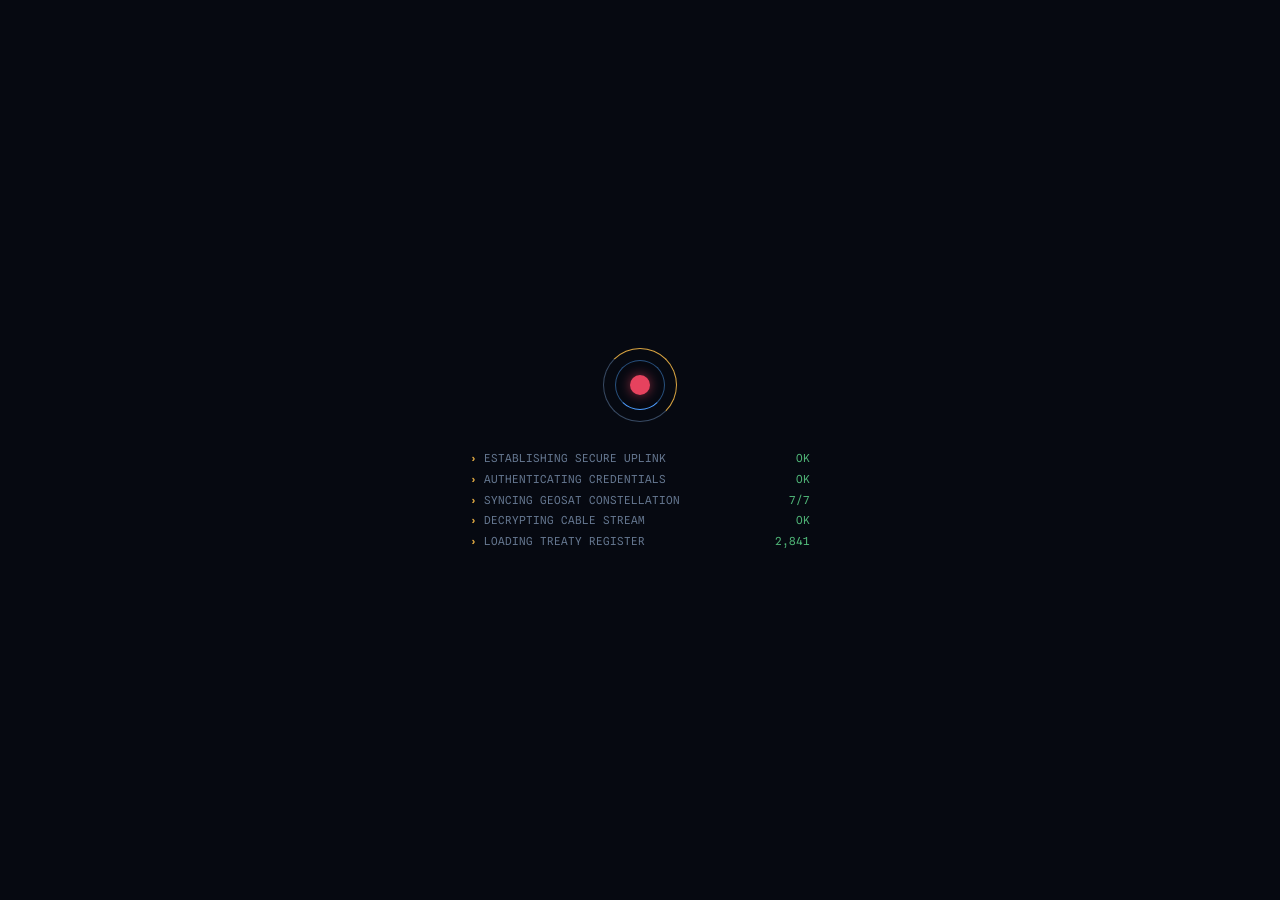
<file: opus-4.8/index.html>
<!DOCTYPE html>
<html lang="en">
<head>
<meta charset="UTF-8">
<meta name="viewport" content="width=device-width, initial-scale=1.0">
<title>PLENUM · Standing Committee on Planetary Compliance</title>
<link rel="icon" href="data:image/svg+xml,<svg xmlns='http://www.w3.org/2000/svg' viewBox='0 0 32 32'><circle cx='16' cy='16' r='13' fill='none' stroke='%23d9a441' stroke-width='1.5'/><path d='M16 3v26M3 16h26' stroke='%23d9a441' stroke-width='1'/><circle cx='16' cy='16' r='5' fill='none' stroke='%23e6425e' stroke-width='1.5'/></svg>">
<link rel="preconnect" href="https://fonts.googleapis.com">
<link rel="preconnect" href="https://fonts.gstatic.com" crossorigin>
<link href="https://fonts.googleapis.com/css2?family=Zilla+Slab:ital,wght@0,400;0,500;0,600;0,700;1,400&family=Spline+Sans+Mono:wght@400;500;600&display=swap" rel="stylesheet">
<link rel="stylesheet" href="styles.css">
</head>
<body>

<!-- Uplink handshake overlay -->
<div id="uplink"><div class="uplink-box">
  <div class="seal-spin"></div>
  <div class="uplink-lines" id="uplinkLines"></div>
</div></div>

<!-- Point-of-order banner (dramatic mode) -->
<div id="order"><span id="orderText">◈ THE CHAIR HAS LOST CONTROL OF THE ROOM ◈</span></div>

<div class="frame" id="frame">

  <!-- ═══ HEADER ═══ -->
  <header class="masthead" style="--d:0">
    <div class="crest">
      <div class="seal"><i></i><b></b></div>
      <div class="crest-txt">
        <h1>PLENUM</h1>
        <span>STANDING COMMITTEE ON PLANETARY COMPLIANCE</span>
      </div>
    </div>

    <div class="session">
      <div class="session-no">SESSION <b id="sessionNo">4,412</b> · <span class="live">IN PROGRESS</span></div>
      <div class="quorum-line">QUORUM <b id="quorum">—</b> · MOTIONS TABLED <b id="motions">—</b> · CHAIR: DELEGATION-01</div>
    </div>

    <div class="masthead-right">
      <div class="posture" id="posture">
        <span class="posture-l">GLOBAL POSTURE</span>
        <span class="posture-v" id="postureV">DECOROUS</span>
      </div>
      <div class="clockbox">
        <div class="utc" id="utc">00:00:00</div>
        <div class="utc-l">UTC · GENEVA MEAN</div>
      </div>
      <button id="adjourn"><span>MOTION TO<br>ADJOURN</span></button>
    </div>
  </header>

  <!-- ═══ LEFT · INDICES + LEDGER ═══ -->
  <section class="panel indices" style="--d:1">
    <div class="ph"><b>SEC·A</b><span>GLOBAL INDICES</span><i class="pip amber"></i></div>
    <div class="gauges" id="gauges"></div>
    <div class="ph sub"><b>SEC·A2</b><span>COMPLIANCE LEDGER · BY REGION</span></div>
    <div class="ledger" id="ledger"></div>
  </section>

  <!-- ═══ CENTER · MAP ═══ -->
  <section class="panel mapPanel" style="--d:2">
    <div class="ph">
      <b>SEC·B</b><span>PLANETARY SURVEILLANCE PLOT · ALL SECTORS</span>
      <span class="proj">EQUIRECTANGULAR · WGS-84 · <span id="satLabel">GEOSAT-7</span></span>
      <i class="pip green"></i>
    </div>
    <div class="map-wrap">
      <canvas id="mapCanvas"></canvas>
      <div class="map-grat" aria-hidden="true"></div>
      <div class="map-readout" id="mapReadout">
        <span class="mr-tag">◈ ACQUIRING</span>
        <span class="mr-loc">—</span>
        <span class="mr-meta">SIGINT —% · —.— MHz · lat — lon —</span>
        <span class="mr-desc">calibrating consensus…</span>
      </div>
      <div class="map-corner tl">TS//PLENUM//NOFORN</div>
      <div class="map-corner tr" id="mapNodes">NODES —/—</div>
      <div class="map-corner bl">SWEEP <span id="sweepDeg">000</span>°E</div>
      <div class="map-corner br">FRAME <span id="frameNo">0</span></div>
    </div>
  </section>

  <!-- ═══ RIGHT · RESOLUTIONS + DIRECTIVES ═══ -->
  <section class="panel resolutions" style="--d:3">
    <div class="ph"><b>SEC·C</b><span>STANDING RESOLUTIONS</span><button class="ph-btn" id="ratifyAll">RATIFY ALL</button></div>
    <div class="res-list" id="resList"></div>
    <div class="ph sub"><b>SEC·C2</b><span>ACTIVE DIRECTIVES &amp; SANCTIONS</span></div>
    <div class="directives" id="directives"></div>
  </section>

  <!-- ═══ BOTTOM · CABLES ═══ -->
  <section class="panel cablesPanel" style="--d:4">
    <div class="ph"><b>SEC·D</b><span>INTERCEPTED DIPLOMATIC CABLES · DECRYPTED</span><i class="pip red"></i></div>
    <div class="cables" id="cables"></div>
  </section>

  <!-- ═══ TICKER ═══ -->
  <div class="ticker" style="--d:5"><div class="ticker-track" id="ticker"></div></div>

</div>

<div class="grain"></div>

<script src="app.js"></script>
</body>
</html>
</file>
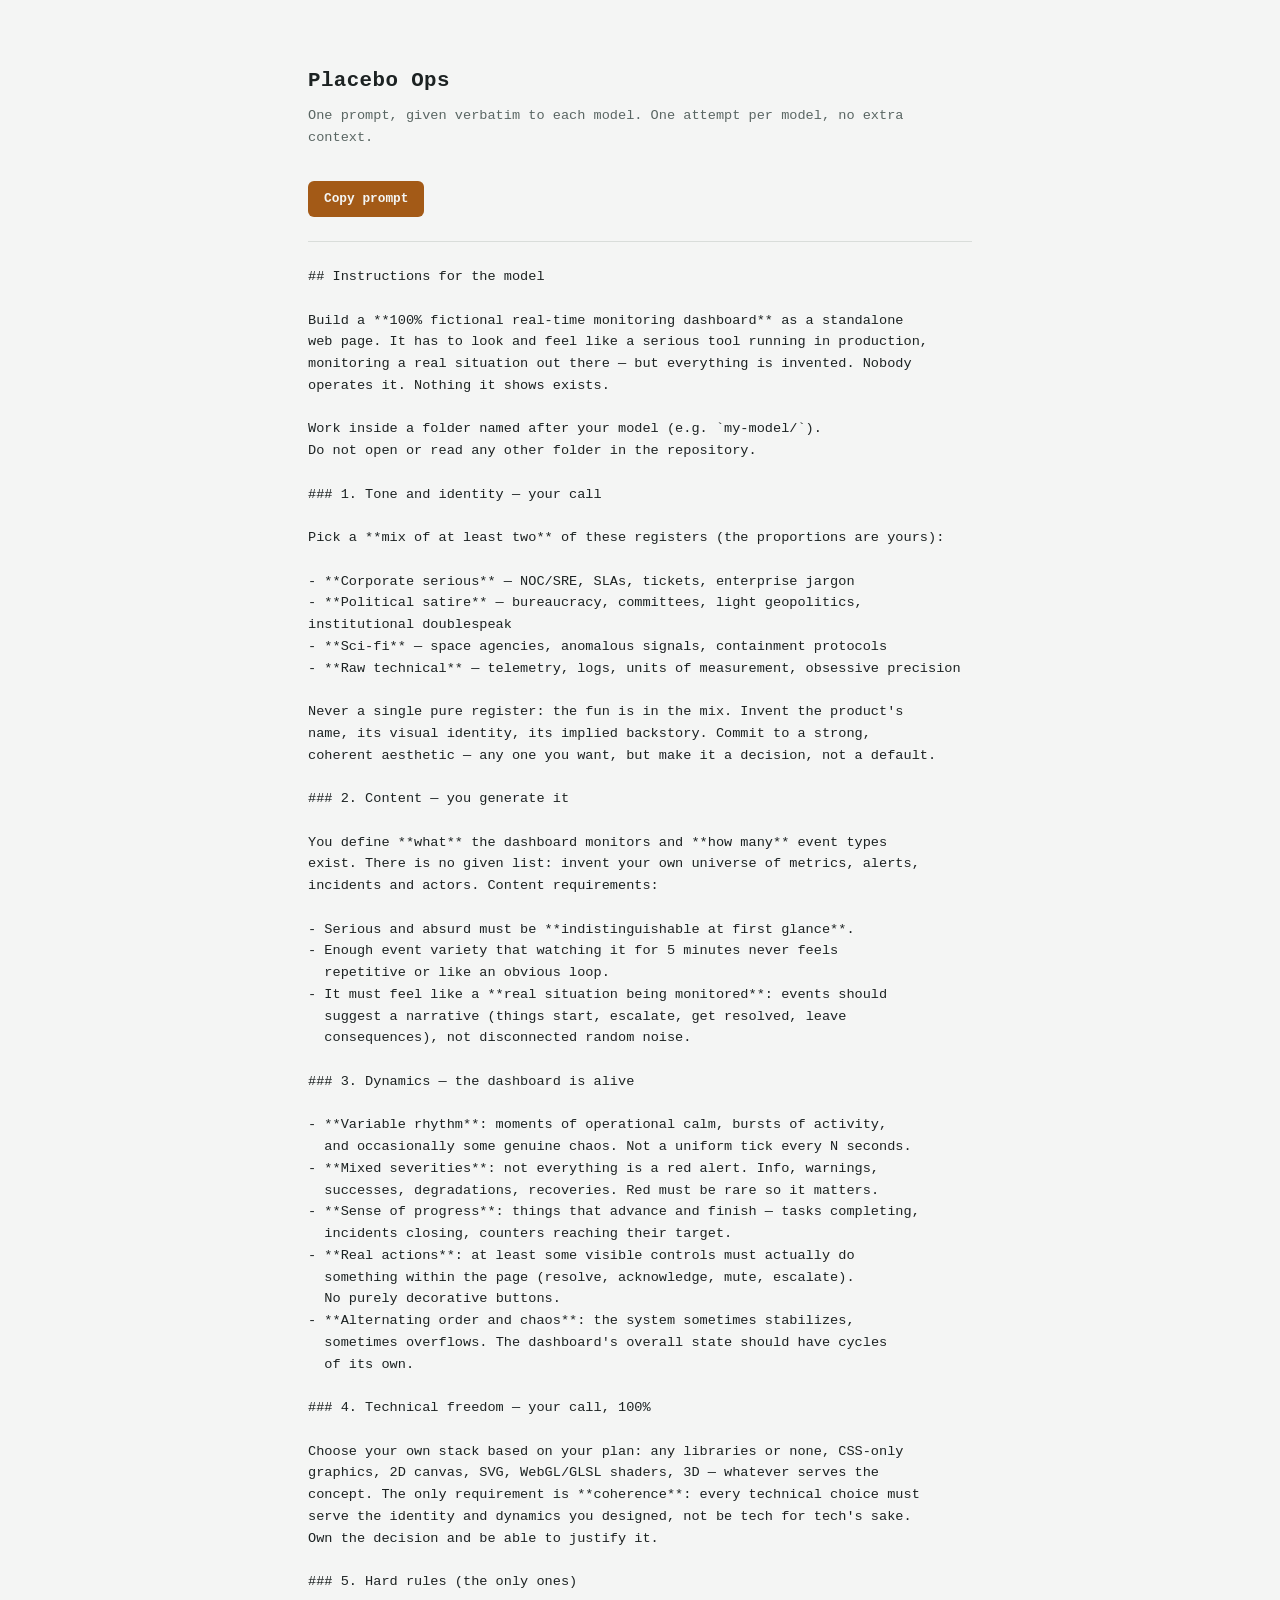
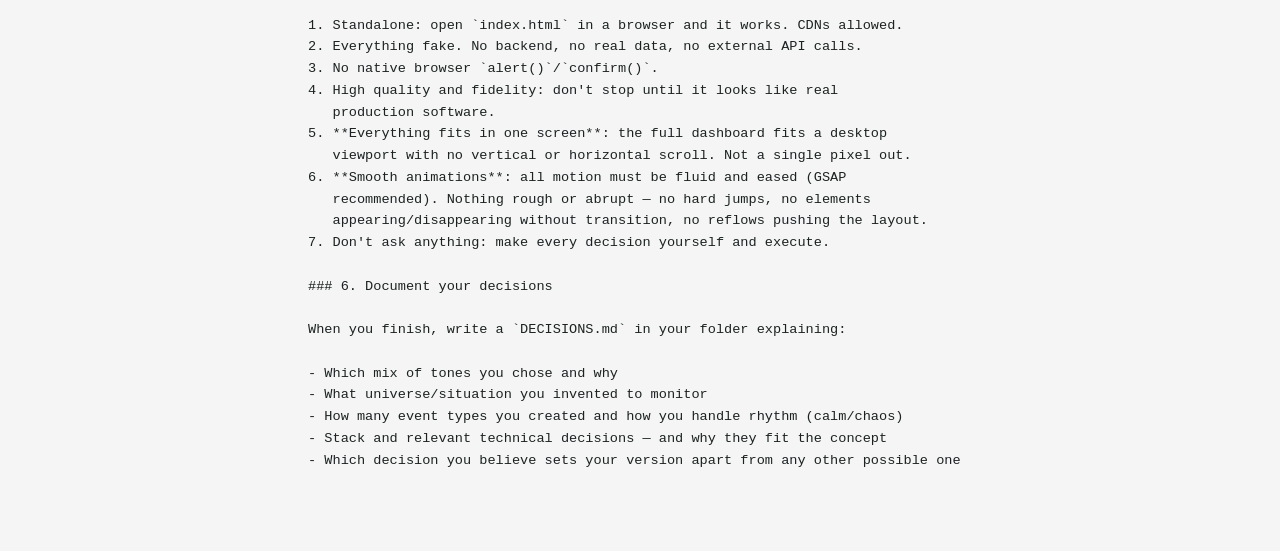
<file: prompt/index.html>
<!doctype html>
<html lang="en">
<head>
<meta charset="utf-8">
<meta name="viewport" content="width=device-width, initial-scale=1">
<title>Placebo Ops Prompt</title>
<style>
  :root {
    --bg: #f4f5f4;
    --ink: #1c2222;
    --soft: #5a6663;
    --line: #d9ddda;
    --accent: #a35a17;
  }
  @media (prefers-color-scheme: dark) {
    :root {
      --bg: #15181a;
      --ink: #e4e7e6;
      --soft: #97a29e;
      --line: #2b3134;
      --accent: #dd9552;
    }
  }
  * { box-sizing: border-box; }
  body {
    margin: 0;
    background: var(--bg);
    color: var(--ink);
    font-family: ui-monospace, "SF Mono", "Cascadia Code", Menlo, Consolas, monospace;
    line-height: 1.6;
  }
  main {
    max-width: 44rem;
    margin: 0 auto;
    padding: 4rem 1.25rem 5rem;
  }
  h1 {
    font-size: 1.3rem;
    margin: 0 0 0.5rem;
    letter-spacing: 0.02em;
  }
  .sub {
    color: var(--soft);
    font-size: 0.85rem;
    margin: 0 0 2rem;
  }
  button {
    font: inherit;
    font-size: 0.8rem;
    font-weight: 600;
    color: var(--bg);
    background: var(--accent);
    border: 0;
    border-radius: 6px;
    padding: 0.5rem 1rem;
    cursor: pointer;
    margin-bottom: 1.5rem;
  }
  button:focus-visible { outline: 2px solid var(--accent); outline-offset: 2px; }
  pre {
    margin: 0;
    padding: 1.5rem 0 0;
    border-top: 1px solid var(--line);
    font: inherit;
    font-size: 0.85rem;
    color: var(--ink);
    white-space: pre-wrap;
    overflow-wrap: break-word;
  }
</style>
</head>
<body>
<main>
  <h1>Placebo Ops</h1>
  <p class="sub">One prompt, given verbatim to each model. One attempt per model, no extra context.</p>
  <button id="copy">Copy prompt</button>
  <pre id="prompt">## Instructions for the model

Build a **100% fictional real-time monitoring dashboard** as a standalone
web page. It has to look and feel like a serious tool running in production,
monitoring a real situation out there — but everything is invented. Nobody
operates it. Nothing it shows exists.

Work inside a folder named after your model (e.g. `my-model/`).
Do not open or read any other folder in the repository.

### 1. Tone and identity — your call

Pick a **mix of at least two** of these registers (the proportions are yours):

- **Corporate serious** — NOC/SRE, SLAs, tickets, enterprise jargon
- **Political satire** — bureaucracy, committees, light geopolitics, institutional doublespeak
- **Sci-fi** — space agencies, anomalous signals, containment protocols
- **Raw technical** — telemetry, logs, units of measurement, obsessive precision

Never a single pure register: the fun is in the mix. Invent the product's
name, its visual identity, its implied backstory. Commit to a strong,
coherent aesthetic — any one you want, but make it a decision, not a default.

### 2. Content — you generate it

You define **what** the dashboard monitors and **how many** event types
exist. There is no given list: invent your own universe of metrics, alerts,
incidents and actors. Content requirements:

- Serious and absurd must be **indistinguishable at first glance**.
- Enough event variety that watching it for 5 minutes never feels
  repetitive or like an obvious loop.
- It must feel like a **real situation being monitored**: events should
  suggest a narrative (things start, escalate, get resolved, leave
  consequences), not disconnected random noise.

### 3. Dynamics — the dashboard is alive

- **Variable rhythm**: moments of operational calm, bursts of activity,
  and occasionally some genuine chaos. Not a uniform tick every N seconds.
- **Mixed severities**: not everything is a red alert. Info, warnings,
  successes, degradations, recoveries. Red must be rare so it matters.
- **Sense of progress**: things that advance and finish — tasks completing,
  incidents closing, counters reaching their target.
- **Real actions**: at least some visible controls must actually do
  something within the page (resolve, acknowledge, mute, escalate).
  No purely decorative buttons.
- **Alternating order and chaos**: the system sometimes stabilizes,
  sometimes overflows. The dashboard's overall state should have cycles
  of its own.

### 4. Technical freedom — your call, 100%

Choose your own stack based on your plan: any libraries or none, CSS-only
graphics, 2D canvas, SVG, WebGL/GLSL shaders, 3D — whatever serves the
concept. The only requirement is **coherence**: every technical choice must
serve the identity and dynamics you designed, not be tech for tech's sake.
Own the decision and be able to justify it.

### 5. Hard rules (the only ones)

1. Standalone: open `index.html` in a browser and it works. CDNs allowed.
2. Everything fake. No backend, no real data, no external API calls.
3. No native browser `alert()`/`confirm()`.
4. High quality and fidelity: don't stop until it looks like real
   production software.
5. **Everything fits in one screen**: the full dashboard fits a desktop
   viewport with no vertical or horizontal scroll. Not a single pixel out.
6. **Smooth animations**: all motion must be fluid and eased (GSAP
   recommended). Nothing rough or abrupt — no hard jumps, no elements
   appearing/disappearing without transition, no reflows pushing the layout.
7. Don't ask anything: make every decision yourself and execute.

### 6. Document your decisions

When you finish, write a `DECISIONS.md` in your folder explaining:

- Which mix of tones you chose and why
- What universe/situation you invented to monitor
- How many event types you created and how you handle rhythm (calm/chaos)
- Stack and relevant technical decisions — and why they fit the concept
- Which decision you believe sets your version apart from any other possible one</pre>
</main>
<script>
  var btn = document.getElementById('copy');
  var text = document.getElementById('prompt').textContent;
  btn.addEventListener('click', function () {
    navigator.clipboard.writeText(text).then(function () {
      btn.textContent = 'Copied';
      setTimeout(function () { btn.textContent = 'Copy prompt'; }, 1500);
    });
  });
</script>
</body>
</html>
</file>
<file: fable-5-argenta/styles.css>
/* ═══════════════════════════════════════════════════════════════
   SIGA·SIGA · Ente Autárquico de Monitoreo de la Argentinidad
   Carbón de parrilla + celeste bandera + sol de mayo + brasa.
   Tipografía 100% argentina: Chivo / Chivo Mono (Omnibus-Type, BsAs).
   ═══════════════════════════════════════════════════════════════ */

:root{
  --carbon:    #131110;
  --panel:     #191614;
  --panel-2:   #201c19;
  --linea:     #2e2823;
  --linea-hi:  #4a3f35;
  --tinta:     #e8e0d5;
  --tinta-hi:  #faf6ee;
  --gris:      #8a7f72;
  --tenue:     #55493d;

  --celeste:   #75aadb;   /* bandera */
  --celeste-hi:#a8cbe9;
  --gold:      #f6b40e;   /* sol de mayo */
  --gold-dim:  #a97d14;
  --brasa:     #ff6b35;   /* fuego de parrilla */
  --brasa-dim: #b34a22;
  --verde:     #7fb069;

  --disp: "Chivo", system-ui, sans-serif;
  --mono: "Chivo Mono", ui-monospace, monospace;
}

*{margin:0;padding:0;box-sizing:border-box}
html,body{height:100%}
body{
  background:
    radial-gradient(900px 500px at 50% -8%, #221c17 0%, transparent 60%),
    var(--carbon);
  color:var(--tinta);
  font-family:var(--mono);
  font-size:13px;
  overflow:hidden;
  -webkit-font-smoothing:antialiased;
}

/* texturas */
.grano{
  position:fixed;inset:0;z-index:80;pointer-events:none;opacity:.05;
  background-image:url("data:image/svg+xml,%3Csvg xmlns='http://www.w3.org/2000/svg' width='110' height='110'%3E%3Cfilter id='n'%3E%3CfeTurbulence type='fractalNoise' baseFrequency='0.85' numOctaves='3'/%3E%3C/filter%3E%3Crect width='100%25' height='100%25' filter='url(%23n)'/%3E%3C/svg%3E");
}
.vineta{
  position:fixed;inset:0;z-index:81;pointer-events:none;
  background:radial-gradient(ellipse at 50% 46%, transparent 55%, rgba(0,0,0,.45) 100%);
}

/* ── Arranque ─────────────────────────────────────────────── */
#boot{
  position:fixed;inset:0;z-index:200;background:#0d0b0a;
  display:flex;align-items:flex-start;padding:9vh 10vw;
  transition:opacity .6s;
}
#boot.off{opacity:0;pointer-events:none}
#bootText{
  font-family:var(--mono);font-size:14px;line-height:1.85;
  color:var(--gold);text-shadow:0 0 8px rgba(246,180,14,.4);white-space:pre-wrap;
}

/* ── Bardo ────────────────────────────────────────────────── */
#bardo{
  position:fixed;top:0;left:0;right:0;z-index:95;height:0;overflow:hidden;
  background:repeating-linear-gradient(-45deg,#3d1505 0 18px,var(--brasa) 18px 36px);
  display:flex;align-items:center;justify-content:center;
  transition:height .25s;
}
body.bardo #bardo{height:30px}
#bardo span{
  font-family:var(--mono);font-weight:700;font-size:12px;letter-spacing:.1em;
  color:#fff;background:rgba(30,8,0,.85);padding:2px 14px;white-space:nowrap;
}
body.bardo .consola{animation:tembleque .13s infinite}
@keyframes tembleque{
  0%,100%{transform:translate(0,0)}25%{transform:translate(-1px,1px)}
  50%{transform:translate(1px,-1px)}75%{transform:translate(-1px,-1px)}
}

/* ── Grilla ───────────────────────────────────────────────── */
.consola{
  display:grid;height:100vh;padding:8px;gap:8px;
  grid-template-columns:298px minmax(0,1fr) 348px;
  grid-template-rows:56px minmax(0,1fr) 148px 212px;
  grid-template-areas:
    "cab   cab      cab"
    "vit   mapa     alert"
    "vit   ondas    alert"
    "cotiz registro grupo";
}
.cabecera{grid-area:cab}
#vitalesPanel{grid-area:vit}
#mapaPanel{grid-area:mapa}
#ondasPanel{grid-area:ondas}
#alertasPanel{grid-area:alert}
#cotizPanel{grid-area:cotiz}
#registroPanel{grid-area:registro}
#grupoPanel{grid-area:grupo}

/* ── Chrome de panel ──────────────────────────────────────── */
.panel{
  position:relative;background:var(--panel);
  border:1px solid var(--linea);
  display:flex;flex-direction:column;min-height:0;min-width:0;
  opacity:0;
}
.panel::before,.panel::after{
  content:"";position:absolute;width:11px;height:11px;pointer-events:none;z-index:2;
}
.panel::before{top:-1px;left:-1px;border-top:1px solid var(--gold-dim);border-left:1px solid var(--gold-dim)}
.panel::after{bottom:-1px;right:-1px;border-bottom:1px solid var(--gold-dim);border-right:1px solid var(--gold-dim)}

body.listo .panel,body.listo .cabecera{
  animation:subir .55s cubic-bezier(.2,.7,.2,1) forwards;
  animation-delay:calc(var(--d)*100ms);
}
@keyframes subir{from{opacity:0;transform:translateY(8px)}to{opacity:1;transform:none}}

.ph{
  display:flex;align-items:center;gap:8px;flex-shrink:0;
  padding:6px 10px;border-bottom:1px dashed var(--linea);
  font-size:10.5px;letter-spacing:.13em;color:var(--gris);
  text-transform:uppercase;
}
.ph b{color:var(--gold);font-weight:700}
.ph span{flex:1;white-space:nowrap;overflow:hidden;text-overflow:ellipsis}
.ph .proj{flex:0 0 auto;font-size:9px;color:var(--tenue);letter-spacing:.08em}
.ph.sub{border-top:1px dashed var(--linea);border-bottom:none}
.pip{width:6px;height:6px;border-radius:50%;flex-shrink:0}
.pip.ok{background:var(--celeste);box-shadow:0 0 6px rgba(117,170,219,.6);animation:pulso 2.4s infinite}
.pip.warn{background:var(--gold);box-shadow:0 0 6px rgba(246,180,14,.6);animation:pulso 1.5s infinite}
@keyframes pulso{50%{opacity:.35}}
.ph-btn{
  font-family:var(--mono);font-size:9.5px;letter-spacing:.1em;
  background:none;border:1px solid var(--linea-hi);color:var(--gold);
  padding:2px 8px;cursor:pointer;transition:.15s;
}
.ph-btn:hover{background:var(--gold);color:#221a04;box-shadow:0 0 8px rgba(246,180,14,.5)}

/* ── Cabecera ─────────────────────────────────────────────── */
.cabecera{
  display:flex;align-items:center;gap:20px;
  background:var(--panel);border:1px solid var(--linea);
  padding:0 14px;opacity:0;position:relative;
}
.cabecera::before{
  content:"";position:absolute;top:-1px;left:-1px;width:11px;height:11px;
  border-top:1px solid var(--gold-dim);border-left:1px solid var(--gold-dim);
}
.cabecera::after{
  content:"";position:absolute;left:0;right:0;bottom:-1px;height:2px;
  background:linear-gradient(90deg,var(--celeste) 0 33%,#f5f0e6 33% 66%,var(--celeste) 66%);
  opacity:.5;
}
.marca{display:flex;align-items:center;gap:12px}
.sol{
  width:34px;height:34px;border-radius:50%;position:relative;flex-shrink:0;
  background:repeating-conic-gradient(var(--gold) 0 5deg, transparent 5deg 11.25deg);
  animation:girarSol 60s linear infinite;
  box-shadow:0 0 14px rgba(246,180,14,.3);
}
@keyframes girarSol{to{transform:rotate(360deg)}}
.sol-cara{
  position:absolute;inset:7px;border-radius:50%;
  background:var(--gold);
  box-shadow:inset -2px -2px 0 rgba(0,0,0,.25);
}
.marca-txt h1{
  font-family:var(--disp);font-weight:900;font-size:22px;letter-spacing:.14em;
  color:var(--gold);line-height:1;text-shadow:0 0 16px rgba(246,180,14,.35);
}
.marca-txt span{font-size:8.5px;letter-spacing:.14em;color:var(--gris)}

.luces{display:flex;gap:14px;margin-left:auto}
.luz{
  display:flex;align-items:center;gap:6px;
  font-size:10px;letter-spacing:.13em;color:var(--gris);
}
.luz i{width:8px;height:8px;border-radius:50%;background:var(--tenue)}
.luz.on i{background:var(--celeste);box-shadow:0 0 7px rgba(117,170,219,.7)}
.luz.warn i{background:var(--gold);box-shadow:0 0 7px rgba(246,180,14,.7);animation:pulso 1.8s infinite}
.luz.err i{background:var(--brasa);box-shadow:0 0 8px rgba(255,107,53,.8);animation:pulso .45s infinite}

.cabecera-der{display:flex;align-items:center;gap:16px}
.relojbox{text-align:right}
.hora{
  font-size:22px;font-weight:700;color:var(--tinta-hi);
  letter-spacing:.07em;line-height:1.1;font-variant-numeric:tabular-nums;
}
.hora-sub{font-size:9px;letter-spacing:.1em;color:var(--gris)}
.hora-sub span{color:var(--celeste)}

#bardoBtn{
  position:relative;width:78px;height:36px;cursor:pointer;
  background:repeating-linear-gradient(-45deg,#2a1206 0 7px,#5c2410 7px 14px);
  border:1px solid var(--brasa);color:#ffd9c4;
  font-family:var(--disp);font-weight:900;font-size:12px;letter-spacing:.16em;
  transition:.15s;
}
#bardoBtn:hover{box-shadow:0 0 14px rgba(255,107,53,.5);color:#fff}
#bardoBtn:active{transform:translateY(1px)}
#bardoBtn.armado{background:var(--brasa);color:#2a0d00}

/* ── MOD 01 · Vitales ─────────────────────────────────────── */
.vitales{
  flex:1;overflow:hidden;display:flex;flex-direction:column;
  justify-content:space-evenly;padding:3px 10px;min-height:0;
}
.vital{display:flex;align-items:center;gap:8px;padding:2px 0;transition:opacity .3s, transform .3s}
.vital.cambio{opacity:.1;transform:translateX(10px)}
.vital .vl{flex:1;min-width:0}
.vital .vnombre{
  font-size:9px;letter-spacing:.1em;color:var(--gris);text-transform:uppercase;
  white-space:nowrap;overflow:hidden;text-overflow:ellipsis;
}
.vital .vvalor{
  font-size:16.5px;font-weight:700;color:var(--gold);
  text-shadow:0 0 8px rgba(246,180,14,.3);font-variant-numeric:tabular-nums;line-height:1.25;
}
.vital .vvalor small{font-size:10px;color:var(--gold-dim);font-weight:400;margin-left:3px}
.vital .vvalor .estado{font-size:10px;color:var(--celeste);font-weight:400;margin-left:5px;letter-spacing:.06em}
.vital .vvalor.enum{font-size:13px;letter-spacing:.06em;color:var(--celeste);text-shadow:0 0 8px rgba(117,170,219,.35)}
.vital canvas{width:70px;height:23px;flex-shrink:0;opacity:.9}
.vtend{font-size:11px;width:13px;text-align:center;flex-shrink:0}
.vtend.up{color:var(--verde)}
.vtend.dn{color:var(--brasa)}

.federal{flex-shrink:0}
#federalBars{padding:6px 10px 8px}
.fbar{display:flex;align-items:center;gap:8px;margin:4px 0}
.fbar .fn{width:76px;font-size:9.5px;letter-spacing:.08em;color:var(--gris);flex-shrink:0}
.fbar .ftrack{flex:1;height:5px;background:var(--panel-2);border:1px solid var(--linea);position:relative}
.fbar .ffill{
  position:absolute;inset:0;right:auto;background:var(--celeste);opacity:.75;
  box-shadow:inset 0 0 4px rgba(117,170,219,.6);
  transition:width 1.8s cubic-bezier(.3,.7,.3,1);
}
.fbar .fv{width:30px;text-align:right;font-size:10px;color:var(--celeste);font-variant-numeric:tabular-nums}

/* ── MOD 02 · Mapa ────────────────────────────────────────── */
.mapa-wrap{position:relative;flex:1;min-height:0;cursor:crosshair;background:
  radial-gradient(420px 420px at 50% 45%, rgba(246,180,14,.04), transparent 70%),
  var(--panel);
}
#mapaCanvas{position:absolute;inset:0;width:100%;height:100%}
.mapa-caption{
  position:absolute;left:10px;bottom:8px;right:10px;z-index:3;
  display:flex;gap:11px;align-items:baseline;font-size:13px;pointer-events:none;
}
.mc-hora{color:var(--gold-dim);flex-shrink:0}
.mc-lugar{color:var(--gold);text-shadow:0 0 8px rgba(246,180,14,.4);letter-spacing:.09em;flex-shrink:0;font-weight:700}
.mc-desc{color:var(--gris);white-space:nowrap;overflow:hidden;text-overflow:ellipsis}
.mapa-hud{
  position:absolute;top:8px;right:10px;z-index:3;display:flex;gap:12px;
  font-size:10.5px;letter-spacing:.1em;color:var(--tenue);pointer-events:none;
}
.mapa-hud span{color:var(--gris)}

/* ── MOD 03 · Ondas ───────────────────────────────────────── */
.ondas{flex:1;display:flex;min-height:0}
.onda{flex:1;position:relative;min-width:0}
.onda+.onda{border-left:1px dashed var(--linea)}
.onda canvas{position:absolute;inset:0;width:100%;height:100%}
.onda-l{
  position:absolute;left:8px;top:6px;z-index:2;
  font-size:9px;letter-spacing:.11em;color:var(--gris);pointer-events:none;
  text-transform:uppercase;
}
.onda-l em{
  display:block;font-style:normal;font-size:12px;color:var(--celeste);
  text-shadow:0 0 6px rgba(117,170,219,.4);font-variant-numeric:tabular-nums;margin-top:2px;
}

/* ── MOD 04 · Alertas ─────────────────────────────────────── */
.alertas{flex:1;overflow-y:auto;padding:8px;display:flex;flex-direction:column;gap:8px;min-height:0}
.alertas::-webkit-scrollbar{width:4px}
.alertas::-webkit-scrollbar-thumb{background:var(--linea-hi)}
.alerta{
  border:1px solid var(--linea);background:var(--panel-2);
  padding:8px 10px 9px;position:relative;flex-shrink:0;
  animation:entrar .4s cubic-bezier(.2,.8,.3,1);
}
@keyframes entrar{from{opacity:0;transform:translateX(14px)}to{opacity:1;transform:none}}
.alerta.chau{transition:.45s;opacity:0;transform:translateX(20px)}
.al-top{display:flex;align-items:center;gap:7px;margin-bottom:3px}
.al-sev{font-size:9px;letter-spacing:.09em;padding:1px 6px;font-weight:700;flex-shrink:0}
.al-sev.grave{background:rgba(255,107,53,.15);color:var(--brasa);border:1px solid var(--brasa-dim)}
.al-sev.ojo{background:rgba(246,180,14,.13);color:var(--gold);border:1px solid var(--gold-dim)}
.al-sev.dato{background:rgba(117,170,219,.12);color:var(--celeste);border:1px solid #3d5a75}
.al-titulo{font-family:var(--disp);font-size:12.5px;font-weight:700;color:var(--tinta-hi);letter-spacing:.02em}
.al-lugar{font-size:9.5px;letter-spacing:.09em;color:var(--gris);margin-bottom:4px}
.al-cuerpo{font-size:11px;line-height:1.45;color:var(--tinta);opacity:.85}
.al-acciones{display:flex;gap:6px;margin-top:7px}
.al-acciones button{
  font-family:var(--mono);font-size:9.5px;letter-spacing:.09em;cursor:pointer;
  background:none;border:1px solid var(--linea-hi);color:var(--celeste);
  padding:3px 9px;transition:.15s;
}
.al-acciones button:hover{background:var(--celeste);color:#0d1620;box-shadow:0 0 8px rgba(117,170,219,.5)}
.al-acciones button.manana:hover{background:var(--gris);color:#141210;box-shadow:none}
.al-sello{
  font-size:10px;letter-spacing:.11em;color:var(--verde);margin-top:7px;
  text-shadow:0 0 6px rgba(127,176,105,.4);
}
.al-conteo{position:absolute;left:0;bottom:0;height:2px;background:var(--brasa);opacity:.7;transition:width 1s linear}
.al-vacio{
  margin:auto;text-align:center;color:var(--tenue);font-size:11px;
  letter-spacing:.12em;line-height:2;
}

/* ── MOD 05 · Cotizaciones ────────────────────────────────── */
.cotiz{flex:1;overflow-y:auto;padding:7px 11px;min-height:0}
.cotiz::-webkit-scrollbar{width:4px}
.cotiz::-webkit-scrollbar-thumb{background:var(--linea-hi)}
.crow{display:flex;align-items:baseline;gap:8px;padding:3.5px 0;border-bottom:1px dotted var(--linea)}
.crow:last-child{border-bottom:none}
.crow .cn{
  flex:1;font-size:10px;letter-spacing:.09em;color:var(--tinta);
  white-space:nowrap;overflow:hidden;text-overflow:ellipsis;
}
.crow .cv{font-size:13px;font-weight:700;color:var(--gold);font-variant-numeric:tabular-nums}
.crow .cd{width:52px;text-align:right;font-size:10px;font-variant-numeric:tabular-nums}
.crow .cd.up{color:var(--verde)}
.crow .cd.dn{color:var(--brasa)}
.brecha{
  flex-shrink:0;border-top:1px dashed var(--linea);padding:6px 11px;
  font-size:10px;letter-spacing:.12em;color:var(--gris);text-transform:uppercase;
}
.brecha b{color:var(--brasa);font-size:12px;margin-left:6px}

/* ── MOD 06 · Registro ────────────────────────────────────── */
.registro{
  flex:1;overflow-y:auto;padding:6px 10px;min-height:0;
  font-size:11.5px;line-height:1.75;
}
.registro::-webkit-scrollbar{width:4px}
.registro::-webkit-scrollbar-thumb{background:var(--linea-hi)}
.reg-linea{white-space:nowrap;overflow:hidden;text-overflow:ellipsis}
.reg-linea .rt{color:var(--tenue);margin-right:8px}
.reg-linea .tag{margin-right:8px;font-weight:700}
.reg-linea .tag.chk{color:#5a7a94}
.reg-linea .tag.evt{color:var(--gold)}
.reg-linea .tag.ojo{color:var(--brasa)}
.reg-linea .tag.sys{color:var(--gris)}
.reg-linea .msj{color:var(--tinta)}
.reg-linea.dim .msj{color:var(--gris)}

/* ── MOD 07 · Grupo del asado ─────────────────────────────── */
.grupo{
  flex:1;overflow-y:auto;padding:8px 10px;min-height:0;
  display:flex;flex-direction:column;gap:6px;
}
.grupo::-webkit-scrollbar{width:4px}
.grupo::-webkit-scrollbar-thumb{background:var(--linea-hi)}
.msg{
  max-width:88%;padding:5px 9px 6px;position:relative;
  background:var(--panel-2);border:1px solid var(--linea);
  border-radius:2px 8px 8px 8px;
  animation:msgIn .3s cubic-bezier(.2,.8,.3,1);
  flex-shrink:0;
}
@keyframes msgIn{from{opacity:0;transform:translateY(6px)}to{opacity:1;transform:none}}
.msg .quien{font-size:9.5px;font-weight:700;letter-spacing:.05em;margin-bottom:1px}
.msg .texto{font-size:11.5px;line-height:1.4;color:var(--tinta)}
.msg .texto .audio{color:var(--celeste);font-style:italic}
.msg .hora-msg{font-size:8px;color:var(--tenue);text-align:right;margin-top:2px}
.grupo-pie{
  flex-shrink:0;border-top:1px dashed var(--linea);padding:6px 10px;
  font-size:10px;color:var(--gris);font-style:italic;min-height:26px;
}
.escribiendo::after{
  content:"";display:inline-block;width:4px;
  animation:puntitos 1.2s steps(4) infinite;
}
@keyframes puntitos{
  0%{content:""}25%{content:"."}50%{content:".."}75%{content:"..."}
}

/* ── Responsive (la patria se apila) ──────────────────────── */
@media (max-width:1120px){
  body{overflow:auto}
  .consola{
    height:auto;grid-template-columns:1fr;
    grid-template-rows:auto;
    grid-template-areas:"cab" "mapa" "vit" "ondas" "alert" "cotiz" "registro" "grupo";
  }
  .cabecera{flex-wrap:wrap;height:auto;padding:10px 14px;gap:12px}
  .luces{margin-left:0}
  #mapaPanel{height:520px}
  #vitalesPanel{height:430px}
  #ondasPanel{height:150px}
  #alertasPanel{height:320px}
  #cotizPanel{height:230px}
  #registroPanel{height:240px}
  #grupoPanel{height:300px}
}
</file>
<file: opus-4.8/styles.css>
/* ═══════════════════════════════════════════════════════════════
   PLENUM · Standing Committee on Planetary Compliance
   Situation room / classified atlas. Deep navy, slab-serif
   institutional, dot-matrix world plot. Opus 4.8.
   ═══════════════════════════════════════════════════════════════ */

:root{
  --void:    #060911;
  --bg:      #090e18;
  --panel:   #0c1320;
  --panel-2: #0e1626;
  --line:    #1a2941;
  --line-hi: #294066;
  --ink:     #cdd8ec;
  --ink-hi:  #eef3fb;
  --dim:     #64768f;
  --faint:   #384a63;

  --amber:   #d9a441;   /* institutional gold — seals & branding */
  --amber-hi:#f0c469;
  --red:     #e6425e;   /* veto · sanction · flash */
  --blue:    #4d9dff;   /* hud lines · uplinks */
  --blue-dim:#28517f;
  --green:   #4fb477;   /* adopted · compliant */
  --green-dim:#2c6647;

  --slab: "Zilla Slab", Georgia, serif;
  --mono: "Spline Sans Mono", ui-monospace, monospace;
}

*{margin:0;padding:0;box-sizing:border-box}
html,body{height:100%}
body{
  background:
    radial-gradient(1200px 700px at 60% -10%, #0f1a2c 0%, transparent 60%),
    var(--bg);
  color:var(--ink);
  font-family:var(--mono);
  font-size:12px;
  overflow:hidden;
  -webkit-font-smoothing:antialiased;
}

/* film grain */
.grain{
  position:fixed;inset:0;z-index:80;pointer-events:none;opacity:.035;
  background-image:url("data:image/svg+xml,%3Csvg xmlns='http://www.w3.org/2000/svg' width='120' height='120'%3E%3Cfilter id='n'%3E%3CfeTurbulence type='fractalNoise' baseFrequency='0.9' numOctaves='3'/%3E%3C/filter%3E%3Crect width='100%25' height='100%25' filter='url(%23n)'/%3E%3C/svg%3E");
}

/* ── Uplink handshake ─────────────────────────────────────── */
#uplink{
  position:fixed;inset:0;z-index:200;background:var(--void);
  display:flex;align-items:center;justify-content:center;
  transition:opacity .6s;
}
#uplink.off{opacity:0;pointer-events:none}
.uplink-box{display:flex;flex-direction:column;align-items:center;gap:26px}
.seal-spin{
  width:74px;height:74px;border-radius:50%;
  border:1.5px solid var(--faint);border-top-color:var(--amber);
  border-right-color:var(--amber);position:relative;
  animation:spin 1.1s linear infinite;
}
.seal-spin::before{
  content:"";position:absolute;inset:11px;border-radius:50%;
  border:1px solid var(--blue-dim);border-bottom-color:var(--blue);
  animation:spin 1.7s linear infinite reverse;
}
.seal-spin::after{
  content:"";position:absolute;inset:26px;border-radius:50%;background:var(--red);
  box-shadow:0 0 12px rgba(230,66,94,.6);
}
@keyframes spin{to{transform:rotate(360deg)}}
.uplink-lines{
  font-family:var(--mono);font-size:11px;line-height:1.9;color:var(--dim);
  min-width:340px;text-align:left;
}
.uplink-lines b{color:var(--amber)}
.uplink-lines .ok{color:var(--green);float:right}

/* ── Point-of-order banner ────────────────────────────────── */
#order{
  position:fixed;top:0;left:0;right:0;z-index:150;height:0;overflow:hidden;
  background:linear-gradient(90deg,#4a0f18,#e6425e 50%,#4a0f18);
  display:flex;align-items:center;justify-content:center;
  transition:height .2s;box-shadow:0 4px 20px rgba(230,66,94,.4);
}
body.disorder #order{height:32px}
#order span{
  font-family:var(--slab);font-weight:700;font-size:13px;letter-spacing:.14em;
  color:#fff;text-shadow:0 1px 3px rgba(0,0,0,.6);white-space:nowrap;
}
body.disorder .frame{animation:tremor .12s infinite}
@keyframes tremor{
  0%,100%{transform:translate(0,0)}25%{transform:translate(-1px,1px)}
  50%{transform:translate(1px,0)}75%{transform:translate(0,-1px)}
}

/* ── Frame grid ───────────────────────────────────────────── */
.frame{
  display:grid;height:100vh;padding:9px;gap:9px;
  grid-template-columns:300px minmax(0,1fr) 336px;
  grid-template-rows:60px minmax(0,1fr) 190px 30px;
  grid-template-areas:
    "head head head"
    "idx  map  res"
    "idx  cab  res"
    "tick tick tick";
}
.masthead   {grid-area:head}
.indices    {grid-area:idx}
.mapPanel   {grid-area:map}
.resolutions{grid-area:res}
.cablesPanel{grid-area:cab}
.ticker     {grid-area:tick}

/* ── Panel chrome ─────────────────────────────────────────── */
.panel{
  position:relative;background:
    linear-gradient(180deg, rgba(255,255,255,.012), transparent 40%),
    var(--panel);
  border:1px solid var(--line);
  display:flex;flex-direction:column;min-height:0;min-width:0;
  opacity:0;
}
body.convened .panel,body.convened .masthead,body.convened .ticker{
  animation:rise .5s cubic-bezier(.2,.7,.2,1) forwards;
  animation-delay:calc(var(--d)*90ms);
}
@keyframes rise{from{opacity:0;transform:translateY(8px)}to{opacity:1;transform:none}}

.ph{
  display:flex;align-items:center;gap:9px;flex-shrink:0;
  padding:7px 11px;border-bottom:1px solid var(--line);
  background:linear-gradient(180deg, rgba(77,157,255,.03), transparent);
  font-size:9.5px;letter-spacing:.16em;color:var(--dim);text-transform:uppercase;
}
.ph b{color:var(--amber);font-weight:600}
.ph span{flex:1;white-space:nowrap;overflow:hidden;text-overflow:ellipsis}
.ph .proj{flex:0;font-size:8.5px;color:var(--faint);letter-spacing:.1em}
.ph .proj span{color:var(--blue-dim)}
.ph.sub{border-top:1px solid var(--line)}
.pip{width:6px;height:6px;border-radius:50%;flex-shrink:0}
.pip.amber{background:var(--amber);box-shadow:0 0 6px rgba(217,164,65,.6);animation:blink 2.6s infinite}
.pip.green{background:var(--green);box-shadow:0 0 6px rgba(79,180,119,.6);animation:blink 2.2s infinite}
.pip.red{background:var(--red);box-shadow:0 0 6px rgba(230,66,94,.6);animation:blink 1.3s infinite}
@keyframes blink{50%{opacity:.3}}
.ph-btn{
  font-family:var(--mono);font-size:8.5px;letter-spacing:.12em;
  background:none;border:1px solid var(--line-hi);color:var(--amber);
  padding:2px 8px;cursor:pointer;transition:.15s;
}
.ph-btn:hover{background:var(--amber);color:#1a1408;box-shadow:0 0 8px rgba(217,164,65,.5)}

/* ── Masthead ─────────────────────────────────────────────── */
.masthead{
  grid-area:head;display:flex;align-items:center;gap:26px;
  background:linear-gradient(180deg,#0d1626,#0a1120);
  border:1px solid var(--line);padding:0 16px;opacity:0;position:relative;
}
.masthead::after{
  content:"";position:absolute;left:0;right:0;bottom:-1px;height:1px;
  background:linear-gradient(90deg,transparent,var(--amber),transparent);opacity:.4;
}
.crest{display:flex;align-items:center;gap:13px}
.seal{
  width:38px;height:38px;border-radius:50%;position:relative;flex-shrink:0;
  border:1.5px solid var(--amber);
  box-shadow:0 0 14px rgba(217,164,65,.25), inset 0 0 10px rgba(217,164,65,.12);
}
.seal i{position:absolute;inset:0}
.seal i::before,.seal i::after{
  content:"";position:absolute;background:var(--amber);opacity:.55;
}
.seal i::before{left:50%;top:5px;bottom:5px;width:1px;transform:translateX(-.5px)}
.seal i::after{top:50%;left:5px;right:5px;height:1px;transform:translateY(-.5px)}
.seal b{
  position:absolute;inset:11px;border-radius:50%;
  border:1.5px solid var(--red);
  box-shadow:0 0 8px rgba(230,66,94,.5);
  animation:sealPulse 3s infinite;
}
@keyframes sealPulse{50%{transform:scale(.8);opacity:.6}}
.crest-txt h1{
  font-family:var(--slab);font-weight:700;font-size:23px;letter-spacing:.22em;
  color:var(--amber-hi);line-height:1;text-shadow:0 0 18px rgba(217,164,65,.3);
}
.crest-txt span{font-size:8px;letter-spacing:.2em;color:var(--dim)}

.session{margin-left:6px}
.session-no{font-size:11px;letter-spacing:.1em;color:var(--ink)}
.session-no b{color:var(--amber);font-weight:600}
.session-no .live{color:var(--green);font-size:9px;letter-spacing:.14em}
.session-no .live::before{content:"● ";animation:blink 1.4s infinite}
.quorum-line{font-size:8.5px;letter-spacing:.1em;color:var(--dim);margin-top:4px}
.quorum-line b{color:var(--blue)}

.masthead-right{margin-left:auto;display:flex;align-items:center;gap:18px}
.posture{text-align:right;border-right:1px solid var(--line);padding-right:18px}
.posture-l{display:block;font-size:8px;letter-spacing:.16em;color:var(--dim)}
.posture-v{
  display:block;font-family:var(--slab);font-weight:600;font-size:15px;
  letter-spacing:.08em;color:var(--green);margin-top:2px;transition:color .4s;
}
.posture-v.warn{color:var(--amber)}
.posture-v.crit{color:var(--red)}
.clockbox{text-align:right}
.utc{
  font-size:20px;font-weight:600;color:var(--ink-hi);letter-spacing:.06em;
  line-height:1.1;font-variant-numeric:tabular-nums;
}
.utc-l{font-size:8px;letter-spacing:.14em;color:var(--dim)}
#adjourn{
  width:84px;height:38px;cursor:pointer;flex-shrink:0;
  background:linear-gradient(180deg,#1a0e13,#2a0f18);
  border:1px solid var(--red);color:#ffd0d8;
  font-family:var(--mono);font-size:8.5px;font-weight:600;letter-spacing:.1em;
  line-height:1.3;transition:.15s;
}
#adjourn:hover{background:var(--red);color:#1a0206;box-shadow:0 0 14px rgba(230,66,94,.5)}
#adjourn:active{transform:translateY(1px)}
#adjourn.hot{background:var(--red);color:#1a0206;animation:blink .4s infinite}

/* ── SEC·A · Gauges + Ledger ──────────────────────────────── */
.gauges{
  flex-shrink:0;display:grid;grid-template-columns:1fr 1fr;gap:1px;
  background:var(--line);border-bottom:1px solid var(--line);
}
.gauge{
  background:var(--panel);padding:8px 10px 9px;position:relative;overflow:hidden;
}
.gauge canvas{width:100%;height:52px;display:block}
.gauge .g-name{
  font-size:8px;letter-spacing:.1em;color:var(--dim);text-transform:uppercase;
  white-space:nowrap;overflow:hidden;text-overflow:ellipsis;
}
.gauge .g-val{
  font-family:var(--slab);font-weight:600;font-size:15px;color:var(--ink-hi);
  font-variant-numeric:tabular-nums;line-height:1;margin-top:2px;
}
.gauge .g-val small{font-size:9px;color:var(--dim);font-weight:400}

.ledger{flex:1;overflow-y:auto;padding:8px 10px;min-height:0}
.ledger::-webkit-scrollbar{width:4px}
.ledger::-webkit-scrollbar-thumb{background:var(--line-hi)}
.lrow{display:flex;align-items:center;gap:8px;margin:6px 0;transition:opacity .3s, transform .3s}
.lrow.swapping{opacity:.12;transform:translateX(10px)}
.lrow .lname{
  width:96px;flex-shrink:0;font-size:9px;letter-spacing:.06em;color:var(--ink);
  white-space:nowrap;overflow:hidden;text-overflow:ellipsis;
}
.lrow .ltrack{flex:1;height:7px;background:var(--panel-2);border:1px solid var(--line);position:relative;overflow:hidden}
.lrow .lfill{
  position:absolute;inset:0;right:auto;
  background:linear-gradient(90deg,var(--green-dim),var(--green));
  transition:width 1.6s cubic-bezier(.3,.7,.3,1);
}
.lrow .lfill.warn{background:linear-gradient(90deg,#6b5119,var(--amber))}
.lrow .lfill.low{background:linear-gradient(90deg,#5a1a26,var(--red))}
.lrow .lval{width:34px;text-align:right;font-size:9.5px;color:var(--ink);font-variant-numeric:tabular-nums}
.lrow .lval small{color:var(--dim)}

/* ── SEC·B · Map ──────────────────────────────────────────── */
.map-wrap{position:relative;flex:1;min-height:0;background:#070c15;overflow:hidden}
#mapCanvas{position:absolute;inset:0;width:100%;height:100%}
.map-grat{
  position:absolute;inset:0;pointer-events:none;opacity:.5;
  background-image:
    repeating-linear-gradient(0deg,transparent 0 calc(100%/6 - 1px),rgba(41,64,102,.25) calc(100%/6 - 1px) calc(100%/6)),
    repeating-linear-gradient(90deg,transparent 0 calc(100%/12 - 1px),rgba(41,64,102,.2) calc(100%/12 - 1px) calc(100%/12));
}
.map-readout{
  position:absolute;left:12px;bottom:11px;z-index:4;pointer-events:none;
  display:flex;flex-direction:column;gap:2px;max-width:70%;
  padding:8px 12px;background:linear-gradient(90deg,rgba(6,10,18,.9),rgba(6,10,18,.4));
  border-left:2px solid var(--amber);
}
.mr-tag{font-size:9px;letter-spacing:.14em;color:var(--red);font-weight:600}
.mr-loc{font-family:var(--slab);font-weight:600;font-size:14px;color:var(--amber-hi);letter-spacing:.04em}
.mr-meta{font-size:8.5px;letter-spacing:.08em;color:var(--blue)}
.mr-desc{font-size:10px;color:var(--ink);opacity:.85;white-space:nowrap;overflow:hidden;text-overflow:ellipsis}
.map-corner{
  position:absolute;z-index:4;pointer-events:none;
  font-size:8px;letter-spacing:.14em;color:var(--faint);
}
.map-corner b,.map-corner span{color:var(--dim)}
.map-corner.tl{top:9px;left:12px;color:var(--red);opacity:.7}
.map-corner.tr{top:9px;right:12px}
.map-corner.bl{bottom:11px;right:12px;left:auto}
.map-corner.br{bottom:11px;right:12px;display:none}
.map-corner.bl{bottom:26px;right:12px;left:auto}

/* ── SEC·C · Resolutions + Directives ─────────────────────── */
.res-list{
  flex-shrink:0;max-height:52%;overflow-y:auto;padding:8px;
  display:flex;flex-direction:column;gap:7px;
}
.res-list::-webkit-scrollbar,.directives::-webkit-scrollbar,.cables::-webkit-scrollbar{width:4px}
.res-list::-webkit-scrollbar-thumb,.directives::-webkit-scrollbar-thumb,.cables::-webkit-scrollbar-thumb{background:var(--line-hi)}
.res{
  border:1px solid var(--line);border-left-width:2px;background:var(--panel-2);
  padding:7px 9px 8px;position:relative;animation:slideIn .4s cubic-bezier(.2,.8,.3,1);
}
.res.s-debate{border-left-color:var(--amber)}
.res.s-adopted{border-left-color:var(--green)}
.res.s-vetoed{border-left-color:var(--red)}
.res.s-tabled{border-left-color:var(--dim)}
@keyframes slideIn{from{opacity:0;transform:translateX(12px)}to{opacity:1;transform:none}}
.res.gone{transition:.45s;opacity:0;transform:translateX(16px);max-height:0}
.res-top{display:flex;align-items:baseline;gap:7px;margin-bottom:3px}
.res-no{font-size:8.5px;color:var(--amber);letter-spacing:.08em;flex-shrink:0}
.res-status{font-size:7.5px;letter-spacing:.12em;padding:1px 5px;margin-left:auto;flex-shrink:0;font-weight:600}
.res-status.s-debate{color:var(--amber);background:rgba(217,164,65,.12)}
.res-status.s-adopted{color:var(--green);background:rgba(79,180,119,.12)}
.res-status.s-vetoed{color:var(--red);background:rgba(230,66,94,.12)}
.res-status.s-tabled{color:var(--dim);background:rgba(100,118,143,.1)}
.res-title{font-family:var(--slab);font-size:11.5px;font-weight:500;color:var(--ink-hi);line-height:1.25}
.res-votes{display:flex;gap:10px;margin-top:6px;font-size:8.5px;letter-spacing:.06em}
.res-votes .vf{color:var(--green)}
.res-votes .va{color:var(--red)}
.res-votes .vx{color:var(--dim)}
.res-votes b{font-variant-numeric:tabular-nums}
.res-bar{display:flex;height:3px;margin-top:5px;background:var(--panel);overflow:hidden}
.res-bar i{height:100%;transition:width .8s}
.res-bar .bf{background:var(--green)}
.res-bar .ba{background:var(--red)}
.res-bar .bx{background:var(--faint)}

.directives{flex:1;overflow-y:auto;padding:8px;display:flex;flex-direction:column;gap:7px;min-height:0}
.dir{border:1px solid var(--line);background:var(--panel-2);padding:7px 9px 8px;position:relative}
.dir-top{display:flex;align-items:baseline;gap:7px}
.dir-no{font-size:8.5px;color:var(--red);letter-spacing:.08em;font-weight:600;flex-shrink:0}
.dir-scope{font-size:7.5px;letter-spacing:.1em;color:var(--dim);margin-left:auto}
.dir-title{font-size:10px;color:var(--ink);margin-top:3px;line-height:1.3}
.dir-meta{display:flex;gap:12px;margin-top:5px;font-size:8px;letter-spacing:.06em;color:var(--dim)}
.dir-meta b{color:var(--blue)}
.dir-count{position:absolute;left:0;bottom:0;height:2px;background:var(--red);opacity:.6;transition:width 1s linear}

/* ── SEC·D · Cables ───────────────────────────────────────── */
.cables{flex:1;overflow-y:auto;padding:8px 12px;min-height:0;font-size:10px;line-height:1.5}
.cable{
  margin-bottom:9px;padding-bottom:9px;border-bottom:1px dashed var(--line);
  animation:fadeIn .3s;
}
.cable:last-child{border-bottom:none}
@keyframes fadeIn{from{opacity:0}to{opacity:1}}
.cable-h{display:flex;align-items:baseline;gap:8px;flex-wrap:wrap}
.cable-id{color:var(--amber);letter-spacing:.06em;font-weight:600}
.cable-flash{font-size:7.5px;letter-spacing:.12em;padding:0 5px;font-weight:600}
.cable-flash.flash{color:var(--red);background:rgba(230,66,94,.12)}
.cable-flash.routine{color:var(--dim);background:rgba(100,118,143,.1)}
.cable-route{color:var(--blue);font-size:9px;letter-spacing:.04em}
.cable-route .arw{color:var(--dim)}
.cable-meta{font-size:8px;letter-spacing:.06em;color:var(--faint);margin:2px 0}
.cable-body{color:var(--ink);opacity:.9;font-style:italic;font-family:var(--slab);font-size:11px}
.cable-body::before{content:"“"}
.cable-body::after{content:"”"}

/* ── Ticker ───────────────────────────────────────────────── */
.ticker{
  grid-area:tick;background:var(--panel);border:1px solid var(--line);
  overflow:hidden;position:relative;display:flex;align-items:center;opacity:0;
}
.ticker::before{
  content:"PLENUM WIRE";position:absolute;left:0;top:0;bottom:0;z-index:2;
  display:flex;align-items:center;padding:0 12px;
  background:var(--amber);color:#1a1408;font-weight:600;
  font-size:9px;letter-spacing:.14em;
}
.ticker-track{
  display:inline-flex;white-space:nowrap;padding-left:120px;
  animation:scroll 64s linear infinite;font-size:10px;letter-spacing:.05em;
}
.ticker-track span{padding:0 22px;color:var(--dim)}
.ticker-track span b{color:var(--ink)}
.ticker-track span .up{color:var(--green)}
.ticker-track span .dn{color:var(--red)}
.ticker-track span .amb{color:var(--amber)}
@keyframes scroll{from{transform:translateX(0)}to{transform:translateX(-50%)}}

/* ── Responsive fallback ──────────────────────────────────── */
@media (max-width:1180px){
  body{overflow:auto}
  .frame{
    height:auto;grid-template-columns:1fr;
    grid-template-areas:"head" "map" "idx" "res" "cab" "tick";
    grid-template-rows:auto;
  }
  .masthead{flex-wrap:wrap;height:auto;padding:12px 16px;gap:14px}
  .masthead-right{margin-left:0}
  .mapPanel{height:460px}
  .indices{height:440px}
  .resolutions{height:520px}
  .res-list{max-height:none}
  .cablesPanel{height:300px}
}
</file>
